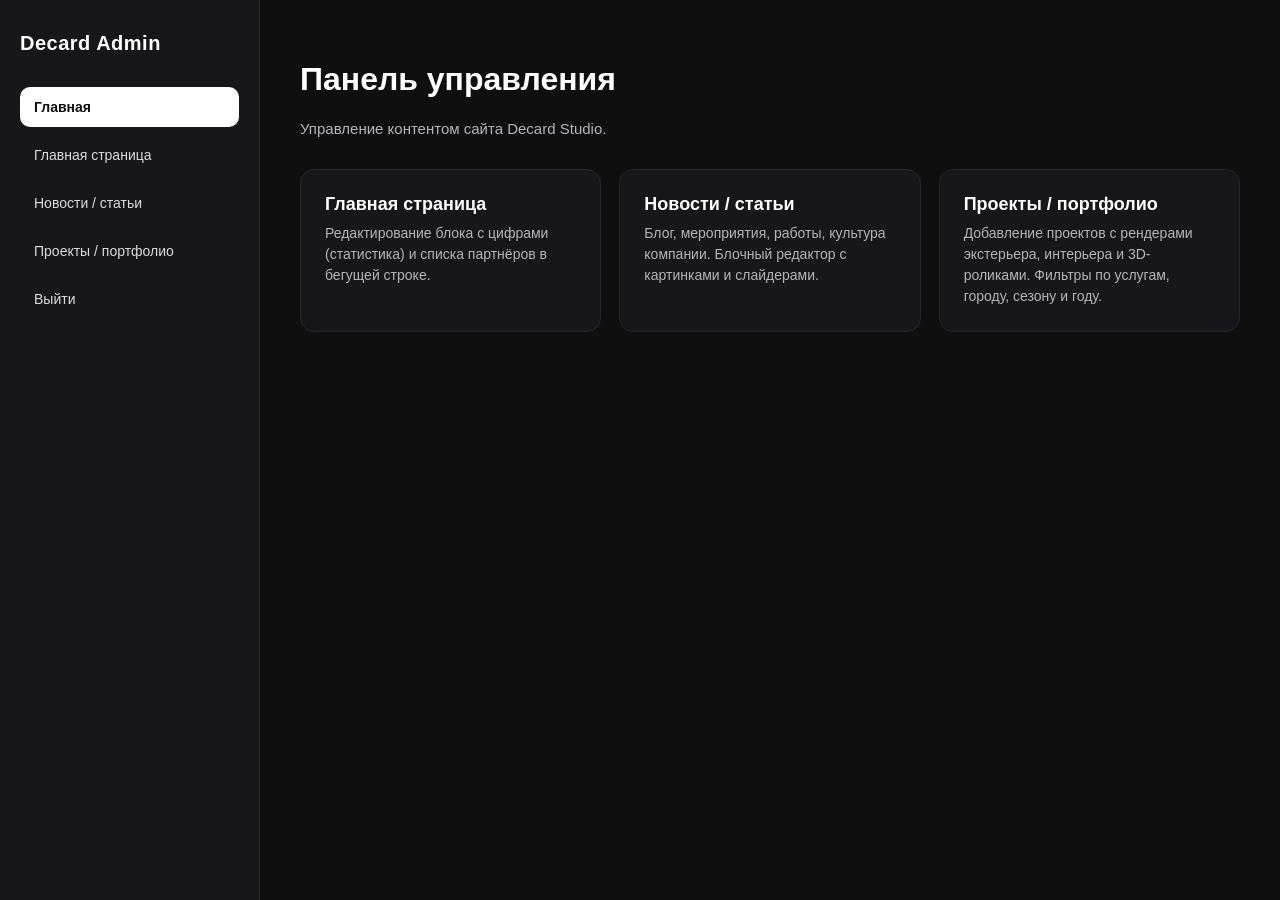
<file: admin/index.html>
<!DOCTYPE html>
<html lang="ru">
<head>
    <meta charset="UTF-8">
    <link rel="icon" type="image/svg+xml" href="/favicon.svg">
    <link rel="shortcut icon" href="/favicon.svg">
    <meta name="viewport" content="width=device-width, initial-scale=1.0">
    <title>Админка Decard</title>
    <link rel="stylesheet" href="/admin/admin.css">
</head>
<body class="admin-body">
<aside class="admin-sidebar">
    <h2>Decard Admin</h2>
    <nav>
        <a href="/admin/index.html" class="active">Главная</a>
        <a href="/admin/homepage.html">Главная страница</a>
        <a href="/admin/news.html">Новости / статьи</a>
        <a href="/admin/projects.html">Проекты / портфолио</a>
        <a href="/admin/logout">Выйти</a>
    </nav>
</aside>

<main class="admin-main">
    <h1>Панель управления</h1>
    <p class="admin-lead">Управление контентом сайта Decard Studio.</p>

    <div class="admin-cards-grid">
        <a class="admin-tile" href="/admin/homepage.html">
            <h3>Главная страница</h3>
            <p>Редактирование блока с цифрами (статистика) и списка партнёров в бегущей строке.</p>
        </a>
        <a class="admin-tile" href="/admin/news.html">
            <h3>Новости / статьи</h3>
            <p>Блог, мероприятия, работы, культура компании. Блочный редактор с картинками и слайдерами.</p>
        </a>
        <a class="admin-tile" href="/admin/projects.html">
            <h3>Проекты / портфолио</h3>
            <p>Добавление проектов с рендерами экстерьера, интерьера и 3D-роликами. Фильтры по услугам, городу, сезону и году.</p>
        </a>
    </div>
</main>
</body>
</html>
</file>
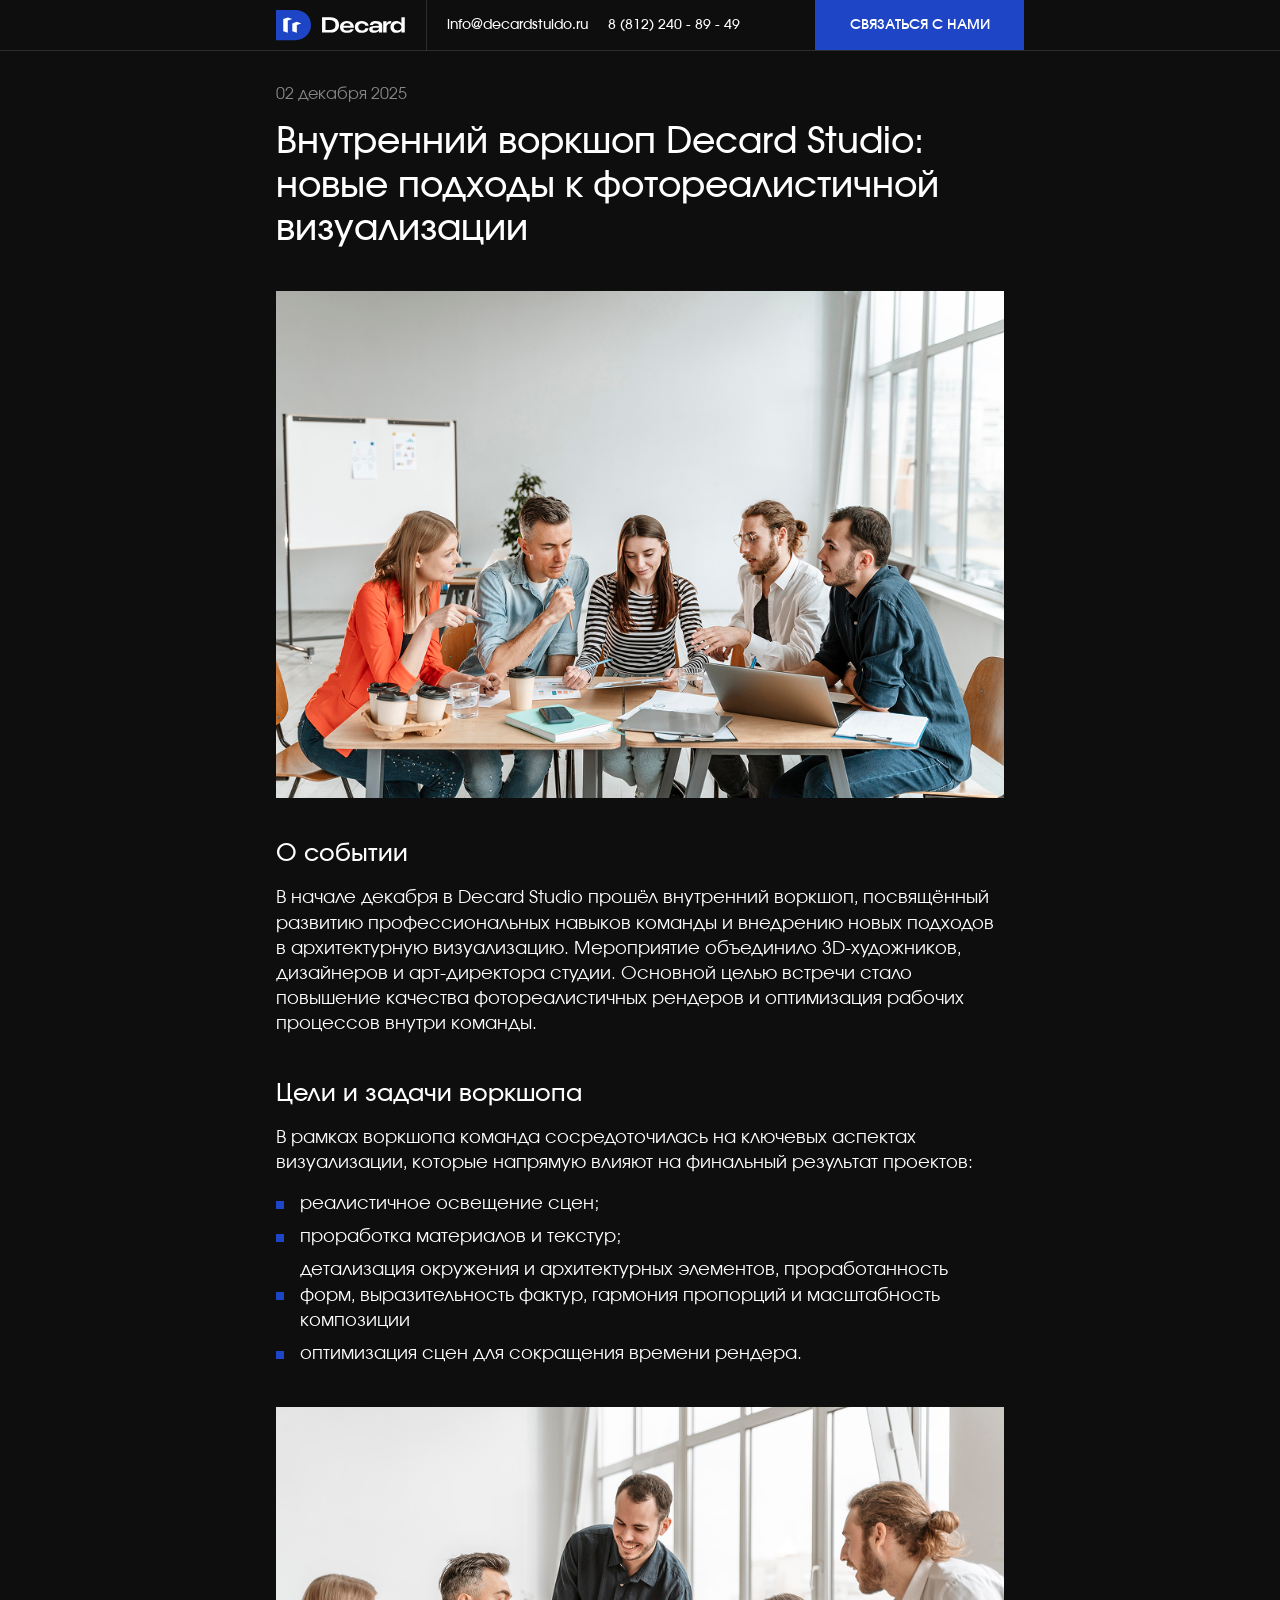
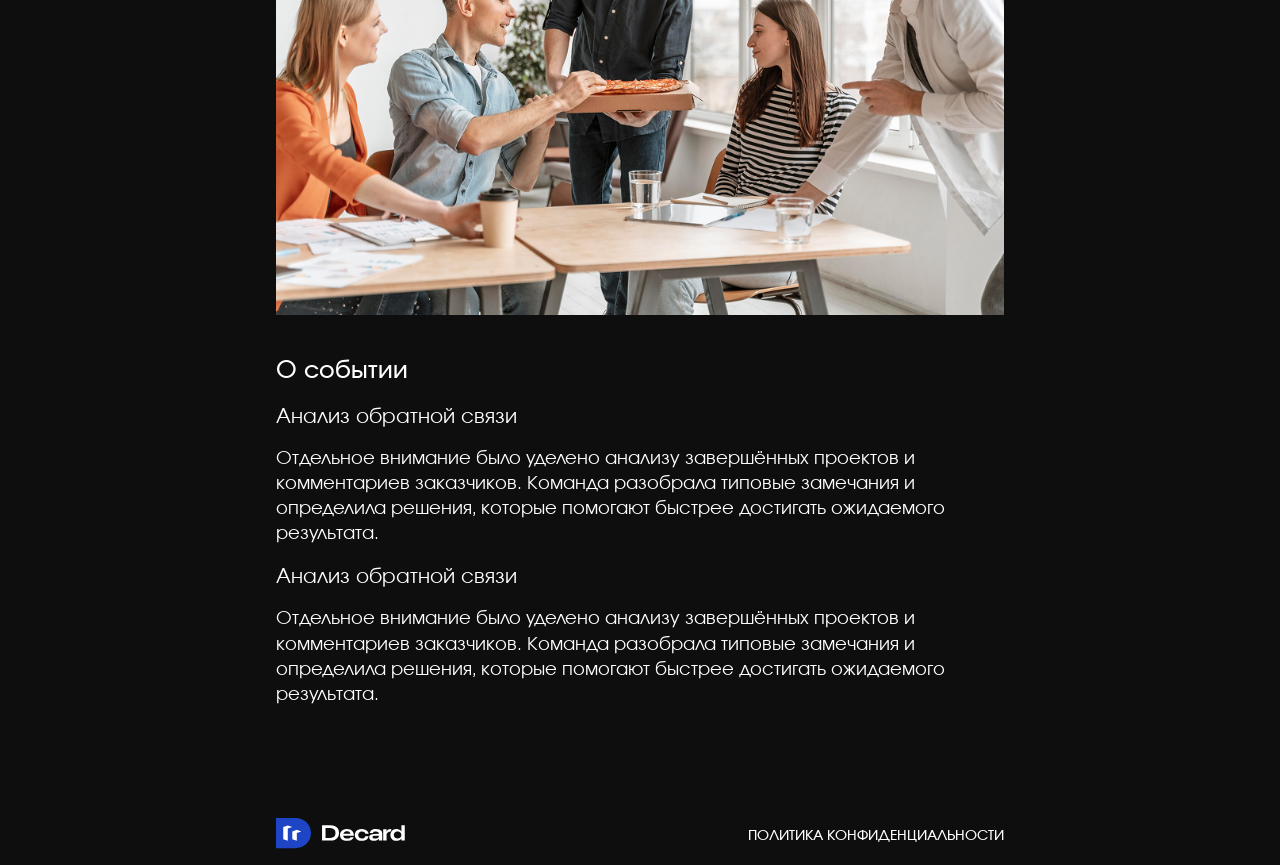
<file: article.html>
<!DOCTYPE html>
<html lang="en">
<head>
    <meta charset="UTF-8">
    <meta name="viewport" content="width=device-width, initial-scale=1.0">
    <link rel="stylesheet" href="global.css">
    <link rel="stylesheet" href="article.css">
    <link rel="stylesheet" href="header.css">
    <link rel="stylesheet" href="footer.css">
    <title>Decard</title>
</head>
<body>
<header class="header">
    <div class="container">
        <div class="header-wrapper">
            <img src="assets/images/header-logo.svg" alt="">
            <div class="header-separator"></div>
            <a href="mailto:info@decardstuido.ru">info@decardstuido.ru</a>
            <a href="tel:8(812)240-89-49">8 (812) 240 - 89 - 49</a></div>
        <nav>
            <ul class="header-list">
                <li><a href="portfolio.html">ПОРТФОЛИО</a></li>
                <li><a href="contacts.html">КОНТАКТЫ</a></li>
                <li><a href="blog.html">БЛОГ</a></li>
            </ul>
        </nav>
        <button class="header-btn" type="button" data-modal-open="contact">связаться с нами</button>

        <div class="modal" id="contact-modal" aria-hidden="true">
            <div class="modal__overlay" data-modal-close tabindex="-1"></div>

            <div class="modal__dialog" role="dialog" aria-modal="true" aria-labelledby="contact-modal-title">
                <button class="modal__close" type="button" aria-label="Закрыть" data-modal-close>
                    <svg width="35" height="35" viewBox="0 0 35 35" fill="none" xmlns="http://www.w3.org/2000/svg">
                        <path d="M33.7492 0.750013L0.75084 33.7483M0.750841 0.750012L33.7492 33.7483" stroke="white"
                              stroke-width="1.5" stroke-linecap="round" stroke-linejoin="round"/>
                    </svg>
                </button>

                <div class="modal__content">
                    <div class="modal__kicker">готовы обсудить задачу?</div>
                    <h2 class="modal__title" id="contact-modal-title">
                        Оставьте заявку —<br/>
                        мы подберём решение<br/>
                        и предложим оптимальную стоимость.
                    </h2>

                    <form class="modal__form">
                        <label class="modal__field">
                            <input type="text" name="name" placeholder="Ваше имя" autocomplete="name"/>
                        </label>

                        <label class="modal__field">
                            <input type="tel" name="phone" placeholder="Ваш телефон" autocomplete="tel"/>
                        </label>

                        <label class="modal__agree">
                            <input type="checkbox"/>
                            <span>
            Я даю согласие на обработку персональных данных, файлов cookie, принимаю условия Соглашения об обработке персональных данных пользователей и разрешаю передачу данных сервису «Яндекс.Метрика».
          </span>
                        </label>

                        <button class="modal__submit" type="submit">отправить</button>
                    </form>
                </div>
            </div>
        </div>
    </div>
</header>
<main>
    <div class="container">
        <div class="links-wrapper article-links">
            <a href="index.html">Главная</a>
            <span>/</span>
            <a href="blog.html">Блог</a>
            <span class="last">/</span>
            <a href="blog.html">Внутренний воркшоп Decard Studio: новые подходы к фотореалистичной визуализации</a>
        </div>
    </div>
    <section class="article">
        <div class="container">
            <div class="article-wrapper">
                <div>
                    <span class="article-data">02 декабря 2025</span>
                    <h2 class="article-title">Внутренний воркшоп Decard Studio: новые подходы к фотореалистичной
                        визуализации</h2>
                </div>
                <img src="assets/images/article-1.png" alt="">
                <div><h3 class="article-subtitle">О событии</h3>
                    <p class="article-desc">В начале декабря в Decard Studio прошёл внутренний воркшоп, посвящённый
                        развитию
                        профессиональных навыков команды и внедрению новых подходов в архитектурную визуализацию.
                        Мероприятие объединило 3D-художников, дизайнеров и арт-директора студии.
                        Основной целью встречи стало повышение качества фотореалистичных рендеров и оптимизация рабочих
                        процессов внутри команды.</p></div>
                <div><h3 class="article-subtitle">Цели и задачи воркшопа</h3>
                    <p class="article-desc">В рамках воркшопа команда сосредоточилась на ключевых аспектах визуализации,
                        которые напрямую влияют на финальный результат проектов:</p>
                    <ul class="article-list">
                        <li>реалистичное освещение сцен;</li>
                        <li>проработка материалов и текстур;</li>
                        <li>детализация окружения и архитектурных элементов, проработанность форм, выразительность
                            фактур,
                            гармония пропорций и масштабность композиции
                        </li>
                        <li>оптимизация сцен для сокращения времени рендера.</li>
                    </ul>
                </div>
                <img src="assets/images/article-2.png" alt="">
                <div>
                    <h3 class="article-subtitle">О событии</h3>
                    <h4 class="article-text">Анализ обратной связи</h4>
                    <p class="article-desc">Отдельное внимание было уделено анализу завершённых проектов и комментариев
                        заказчиков. Команда разобрала типовые замечания и определила решения, которые помогают быстрее
                        достигать ожидаемого результата.</p>
                    <h4 class="article-text">Анализ обратной связи</h4>
                    <p class="article-desc">Отдельное внимание было уделено анализу завершённых проектов и комментариев
                        заказчиков. Команда разобрала типовые замечания и определила решения, которые помогают быстрее
                        достигать ожидаемого результата.</p></div>
            </div>
        </div>
    </section>
</main>
<footer class="footer">
    <div class="container">
        <picture>
            <source media="(max-width:727px)" srcset="assets/images/header-logoMob.svg">
            <img src="assets/images/header-logo.svg" alt="">
        </picture>
        <div class="footer-wrapper">
            <ul class="footer-list">
                <li><a href="https://rutube.ru/channel/27016904/">RUTUBE</a></li>
                <li><a href="https://www.behance.net/decardstudio">BEHANCE</a></li>
                <li><a href="https://www.youtube.com/channel/UC_WUnhmQpvnXn4dGqW0dFTA">YOUTUBE</a></li>
            </ul>
            <a class="footer-politics" href="">Политика конфиденциальности</a></div>
    </div>
</footer>

<script src="modal.js"></script>
</body>
</html>
</file>
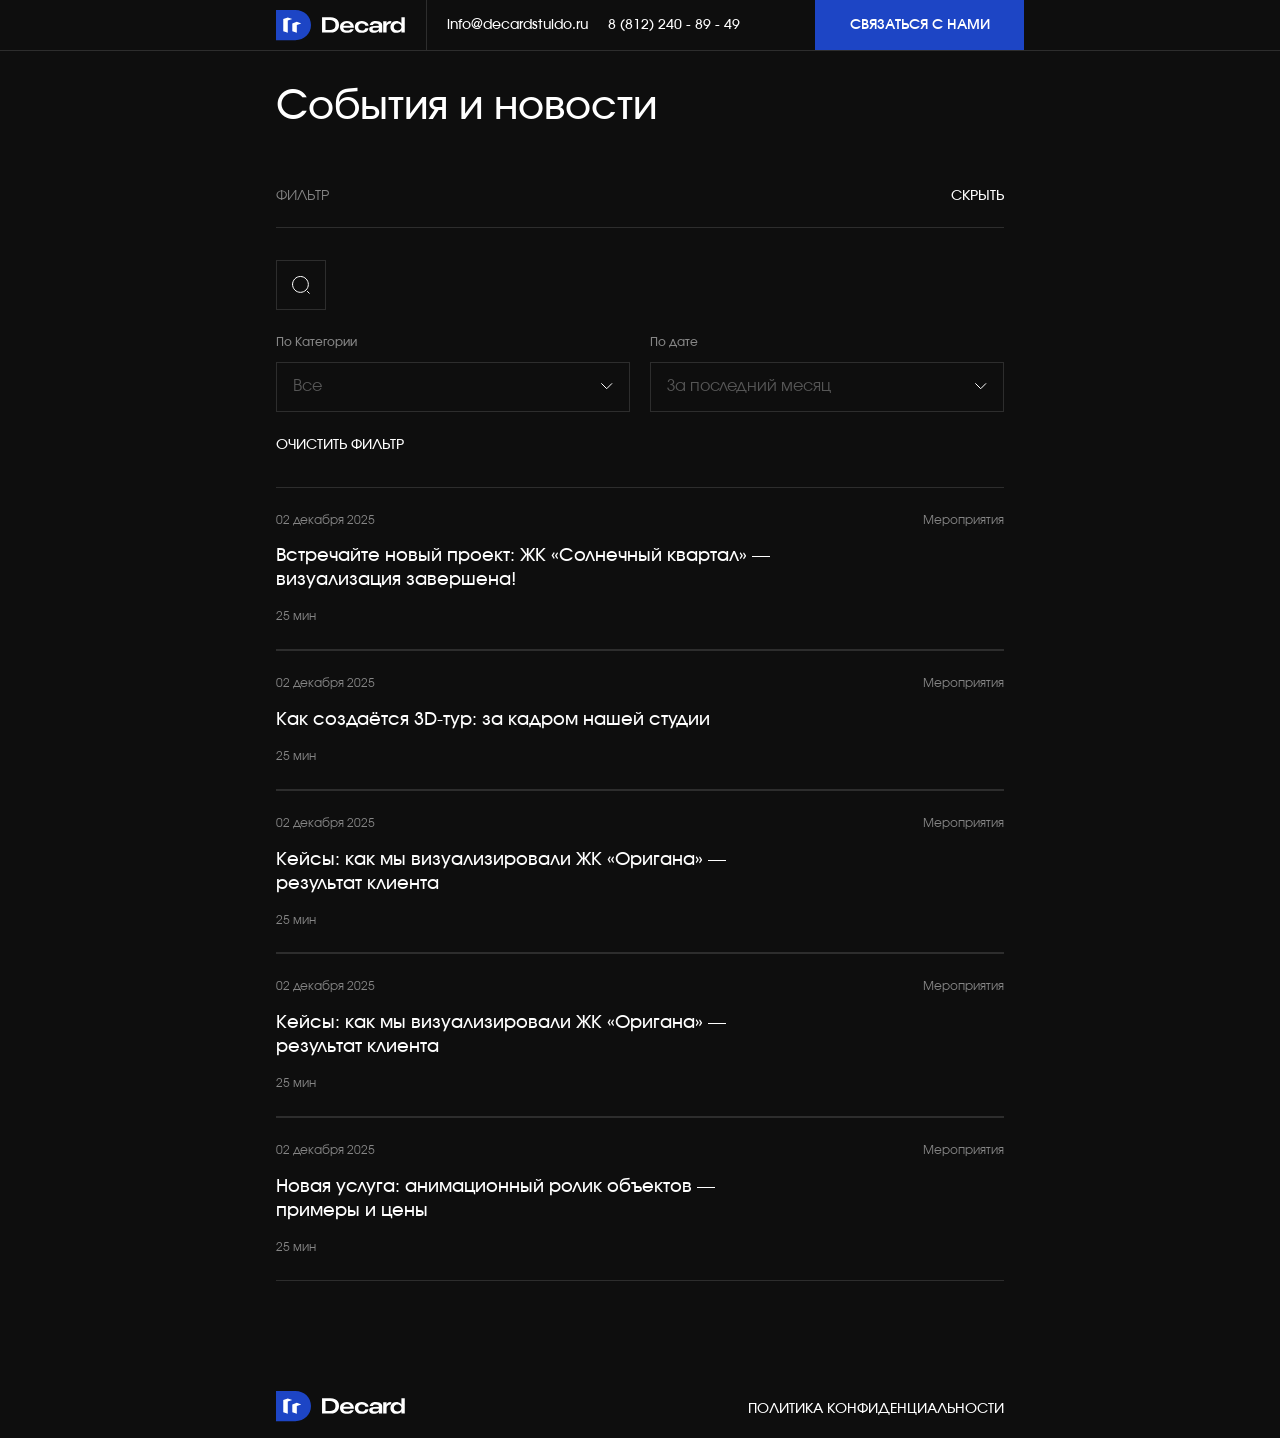
<file: blog.html>
<!DOCTYPE html>
<html lang="en">
<head>
    <meta charset="UTF-8">
    <meta name="viewport" content="width=device-width, initial-scale=1.0">
    <link rel="stylesheet" href="global.css">
    <link rel="stylesheet" href="blog.css">
    <link rel="stylesheet" href="header.css">
    <link rel="stylesheet" href="footer.css">
    <title>Decard</title>
</head>
<body>
<header class="header">
    <div class="container">
        <div class="header-wrapper">
            <img src="assets/images/header-logo.svg" alt="">
            <div class="header-separator"></div>
            <a href="mailto:info@decardstuido.ru">info@decardstuido.ru</a>
            <a href="tel:8(812)240-89-49">8 (812) 240 - 89 - 49</a></div>
        <nav>
            <ul class="header-list">
                <li><a href="portfolio.html">ПОРТФОЛИО</a></li>
                <li><a href="contacts.html">КОНТАКТЫ</a></li>
                <li><a href="blog.html">БЛОГ</a></li>
            </ul>
        </nav>
        <button class="header-btn" type="button" data-modal-open="contact">связаться с нами</button>

        <div class="modal" id="contact-modal" aria-hidden="true">
            <div class="modal__overlay" data-modal-close tabindex="-1"></div>

            <div class="modal__dialog" role="dialog" aria-modal="true" aria-labelledby="contact-modal-title">
                <button class="modal__close" type="button" aria-label="Закрыть" data-modal-close>
                    <svg width="35" height="35" viewBox="0 0 35 35" fill="none" xmlns="http://www.w3.org/2000/svg">
                        <path d="M33.7492 0.750013L0.75084 33.7483M0.750841 0.750012L33.7492 33.7483" stroke="white" stroke-width="1.5" stroke-linecap="round" stroke-linejoin="round" />
                    </svg>
                </button>

                <div class="modal__content">
                    <div class="modal__kicker">готовы обсудить задачу?</div>
                    <h2 class="modal__title" id="contact-modal-title">
                        Оставьте заявку —<br />
                        мы подберём решение<br />
                        и предложим оптимальную стоимость.
                    </h2>

                    <form class="modal__form">
                        <label class="modal__field">
                            <input type="text" name="name" placeholder="Ваше имя" autocomplete="name" />
                        </label>

                        <label class="modal__field">
                            <input type="tel" name="phone" placeholder="Ваш телефон" autocomplete="tel" />
                        </label>

                        <label class="modal__agree">
                            <input type="checkbox" />
                            <span>
            Я даю согласие на обработку персональных данных, файлов cookie, принимаю условия Соглашения об обработке персональных данных пользователей и разрешаю передачу данных сервису «Яндекс.Метрика».
          </span>
                        </label>

                        <button class="modal__submit" type="submit">отправить</button>
                    </form>
                </div>
            </div>
        </div>
    </div>
</header>
<main>
    <div class="container">
        <div class="links-wrapper">
            <a href="index.html">Главная</a>
            <span class="last">/</span>
            <a href="blog.html">Блог</a>
        </div>
        <h2 class="title">События и новости</h2>
    </div>
    <section class="blog">
        <div class="container">
            <div class="blog-filter__wrapper"><p class="blog-filter">ФИЛЬТР</p>
                <button>Скрыть</button>
            </div>
            <div class="blog-wrapper">
                <div class="blog-filters">
                    <div class="blog-search">
                        <svg width="18" height="18" viewBox="0 0 18 18" fill="none" xmlns="http://www.w3.org/2000/svg">
                            <path d="M17.1667 17.1666L15.5 15.5M0.5 8.41667C0.5 4.04441 4.04441 0.5 8.41667 0.5C12.7889 0.5 16.3333 4.04441 16.3333 8.41667C16.3333 12.7889 12.7889 16.3333 8.41667 16.3333C4.04441 16.3333 0.5 12.7889 0.5 8.41667Z" stroke="white" stroke-linecap="square" stroke-linejoin="round" />
                        </svg>
                    </div>
                    <div class="filter-block__wrapper">
                        <div class="filter-block">
                            <span>По Категории</span>
                            <p>Все
                                <svg width="12" height="7" viewBox="0 0 12 7" fill="none"
                                     xmlns="http://www.w3.org/2000/svg">
                                    <path d="M0.707031 0.707092L5.70703 5.70709L10.707 0.707092" stroke="white"
                                          stroke-linecap="square"/>
                                </svg>
                            </p>
                        </div>
                        <div class="filter-block">
                            <span>По дате</span>
                            <p>За последний месяц
                                <svg width="12" height="7" viewBox="0 0 12 7" fill="none"
                                     xmlns="http://www.w3.org/2000/svg">
                                    <path d="M0.707031 0.707092L5.70703 5.70709L10.707 0.707092" stroke="white"
                                          stroke-linecap="square"/>
                                </svg>
                            </p>
                        </div>
                    </div>
                    <button class="filter-clear" type="button">Очистить фильтр</button>
                </div>
                <div class="blog-list">
                    <div class="blog-block">
                        <div class="blog-tags">
                            <span>02 декабря 2025</span>
                            <span>Мероприятия</span>
                        </div>
                        <h3 class="blog-title">Встречайте новый проект: ЖК «Солнечный квартал» — визуализация завершена!</h3>
                        <div class="blog-info">
                            <span>25 мин</span>
                            <a href="article.html">Узнать подробнее</a>
                        </div>
                    </div>
                    <div class="blog-block">
                        <div class="blog-tags">
                            <span>02 декабря 2025</span>
                            <span>Мероприятия</span>
                        </div>
                        <h3 class="blog-title">Как создаётся 3D-тур: за кадром нашей студии
                        </h3>
                        <div class="blog-info">
                            <span>25 мин</span>
                            <a href="article.html">Узнать подробнее</a>
                        </div>
                    </div>
                    <div class="blog-block">
                        <div class="blog-tags">
                            <span>02 декабря 2025</span>
                            <span>Мероприятия</span>
                        </div>
                        <h3 class="blog-title">Кейсы: как мы визуализировали ЖК «Оригана» — результат клиента
                        </h3>
                        <div class="blog-info">
                            <span>25 мин</span>
                            <a href="article.html">Узнать подробнее</a>
                        </div>
                    </div>
                    <div class="blog-block">
                        <div class="blog-tags">
                            <span>02 декабря 2025</span>
                            <span>Мероприятия</span>
                        </div>
                        <h3 class="blog-title">Кейсы: как мы визуализировали ЖК «Оригана» — результат клиента
                        </h3>
                        <div class="blog-info">
                            <span>25 мин</span>
                            <a href="article.html">Узнать подробнее</a>
                        </div>
                    </div>
                    <div class="blog-block">
                        <div class="blog-tags">
                            <span>02 декабря 2025</span>
                            <span>Мероприятия</span>
                        </div>
                        <h3 class="blog-title">Новая услуга: анимационный ролик объектов — примеры и цены
                        </h3>
                        <div class="blog-info">
                            <span>25 мин</span>
                            <a href="article.html">Узнать подробнее</a>
                        </div>
                    </div>
                </div>
            </div>
        </div>
    </section>
</main>
<footer class="footer">
    <div class="container">
        <picture>
            <source media="(max-width:727px)" srcset="assets/images/header-logoMob.svg">
            <img src="assets/images/header-logo.svg" alt="">
        </picture>
        <div class="footer-wrapper">
            <ul class="footer-list">
                <li><a href="https://rutube.ru/channel/27016904/">RUTUBE</a></li>
                <li><a href="https://www.behance.net/decardstudio">BEHANCE</a></li>
                <li><a href="https://www.youtube.com/channel/UC_WUnhmQpvnXn4dGqW0dFTA">YOUTUBE</a></li>
            </ul>
            <a class="footer-politics" href="">Политика конфиденциальности</a></div>
    </div>
</footer>

<script src="modal.js"></script>
</body>
</html>
</file>
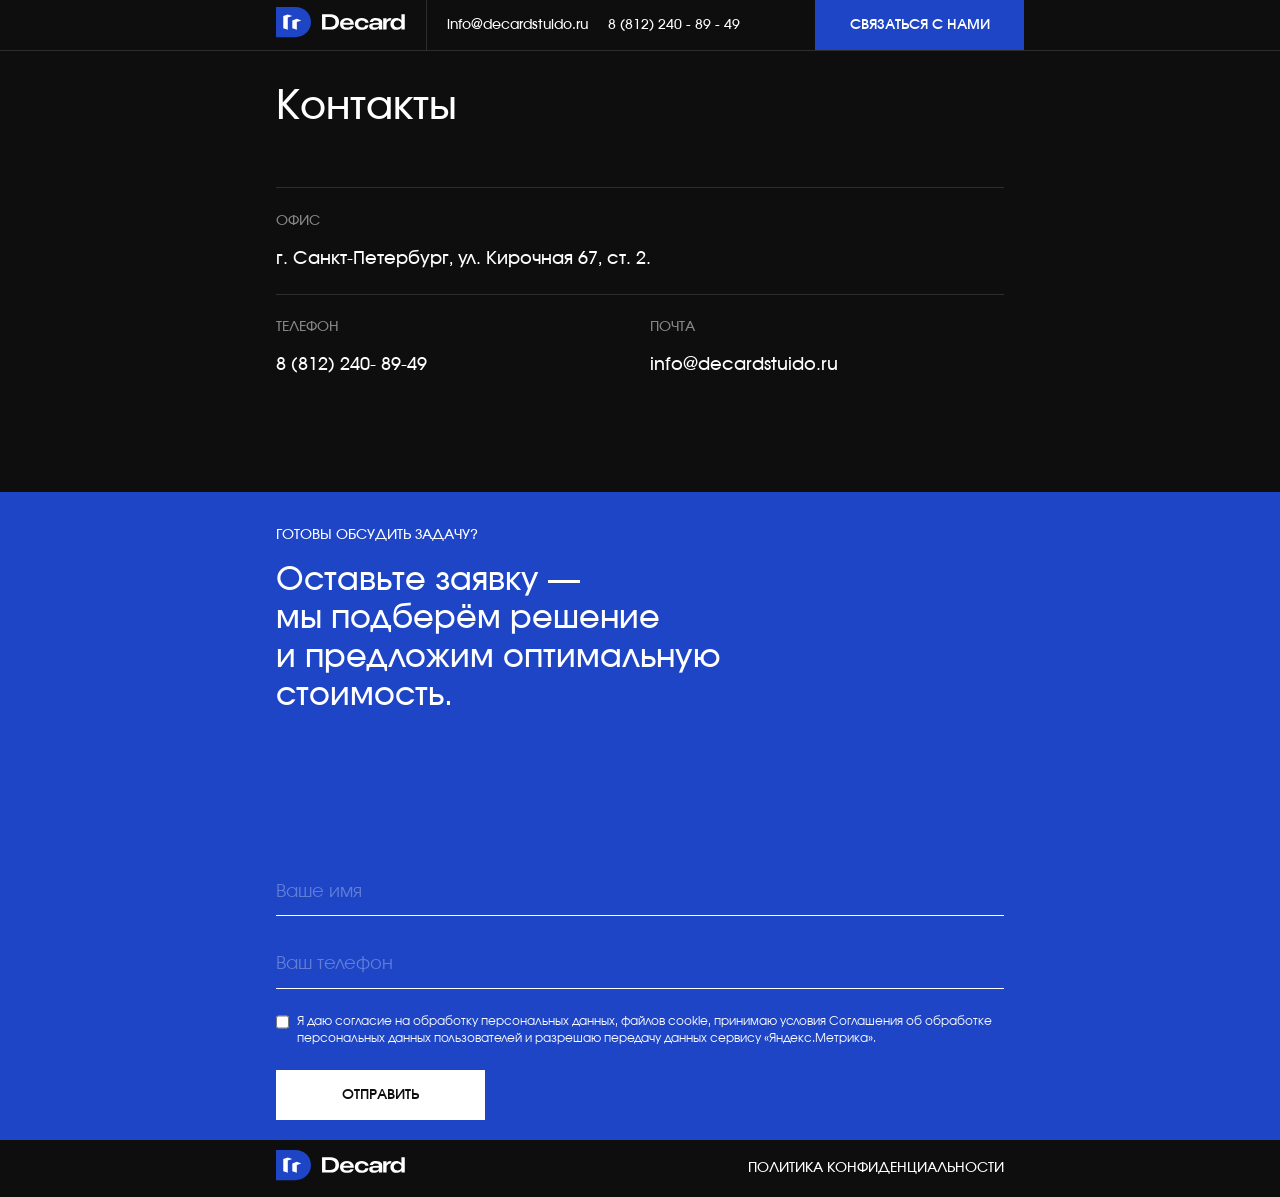
<file: contacts.html>
<!DOCTYPE html>
<html lang="en">
<head>
    <meta charset="UTF-8">
    <meta name="viewport" content="width=device-width, initial-scale=1.0">
    <link rel="stylesheet" href="global.css">
    <link rel="stylesheet" href="contacts.css">
    <link rel="stylesheet" href="header.css">
    <link rel="stylesheet" href="footer.css">
    <title>Decard</title>
</head>
<body>
<header class="header">
    <div class="container">
        <div class="header-wrapper">
            <picture>
                <source media="(max-width:727px)" srcset="assets/images/header-logoMob.svg">
                <img src="assets/images/header-logo.svg" alt="">
            </picture>
            <div class="header-separator"></div>
            <a href="mailto:info@decardstuido.ru">info@decardstuido.ru</a>
            <a href="tel:8(812)240-89-49">8 (812) 240 - 89 - 49</a></div>
        <nav>
            <ul class="header-list">
                <li><a href="portfolio.html">ПОРТФОЛИО</a></li>
                <li><a href="contacts.html">КОНТАКТЫ</a></li>
                <li><a href="blog.html">БЛОГ</a></li>
            </ul>
        </nav>
        <button class="header-btn" type="button" data-modal-open="contact">связаться с нами</button>

        <div class="modal" id="contact-modal" aria-hidden="true">
            <div class="modal__overlay" data-modal-close tabindex="-1"></div>

            <div class="modal__dialog" role="dialog" aria-modal="true" aria-labelledby="contact-modal-title">
                <button class="modal__close" type="button" aria-label="Закрыть" data-modal-close>
                    <svg width="35" height="35" viewBox="0 0 35 35" fill="none" xmlns="http://www.w3.org/2000/svg">
                        <path d="M33.7492 0.750013L0.75084 33.7483M0.750841 0.750012L33.7492 33.7483" stroke="white" stroke-width="1.5" stroke-linecap="round" stroke-linejoin="round" />
                    </svg>
                </button>

                <div class="modal__content">
                    <div class="modal__kicker">готовы обсудить задачу?</div>
                    <h2 class="modal__title" id="contact-modal-title">
                        Оставьте заявку —<br />
                        мы подберём решение<br />
                        и предложим оптимальную стоимость.
                    </h2>

                    <form class="modal__form">
                        <label class="modal__field">
                            <input type="text" name="name" placeholder="Ваше имя" autocomplete="name" />
                        </label>

                        <label class="modal__field">
                            <input type="tel" name="phone" placeholder="Ваш телефон" autocomplete="tel" />
                        </label>

                        <label class="modal__agree">
                            <input type="checkbox" />
                            <span>
            Я даю согласие на обработку персональных данных, файлов cookie, принимаю условия Соглашения об обработке персональных данных пользователей и разрешаю передачу данных сервису «Яндекс.Метрика».
          </span>
                        </label>

                        <button class="modal__submit" type="submit">отправить</button>
                    </form>
                </div>
            </div>
        </div>
    </div>
</header>
<main>
    <div class="container">
        <div class="links-wrapper">
            <a href="index.html">Главная</a>
            <span class="last">/</span>
            <a href="contacts.html">Контакты</a>
        </div>
        <h2 class="title">Контакты</h2>
    </div>
    <section class="contacts">
        <div class="container">
            <div class="contacts-wrapper">
                <div class="contacts-block">
                    <span>Офис</span>
                    <p>г. Санкт-Петербург, ул. Кирочная 67, ст. 2.</p>
                </div>
                <div class="contacts-separator"></div>
                <div class="contacts-block">
                    <div class="contacts-block__tel">
                        <span>Телефон</span>
                        <a href="tel:8(812)240-89-49">8 (812) 240- 89-49</a>
                    </div>
                    <div class="contacts-block__mail">
                        <span>Почта</span>
                        <a href="mailto:info@decardstuido.ru">info@decardstuido.ru</a>
                    </div>
                </div>
            </div>
        </div>
    </section>
    <section class="request">
        <div class="container">
            <span>Готовы обсудить задачу?</span>
            <div class="form-wrapper">
                <p>Оставьте заявку —<br>
                мы подберём решение<br>
                и предложим оптимальную стоимость.</p>
<!--                <div class="request-links">-->
<!--                    <a href="mailto:info@decardstuido.ru">info@decardstuido.ru</a><a href="tel:8 (812) 240- 89-49">8 (812) 240- 89-49</a>-->
<!--                </div>-->
                <form class="request-form" action="">
                    <label><input type="text" placeholder="Ваше имя"></label>
                    <label><input type="tel" placeholder="Ваш телефон"></label>
                    <label class="request-checkbox">
                        <input type="checkbox">Я даю согласие на обработку персональных данных, файлов cookie, принимаю
                        условия Соглашения об обработке персональных данных пользователей и разрешаю передачу данных
                        сервису
                        «Яндекс.Метрика».
                    </label>
                    <button class="request-btn">Отправить</button>
                </form>
            </div>
        </div>
    </section>
</main>
<footer class="footer">
    <div class="container">
        <picture>
            <source media="(max-width:727px)" srcset="assets/images/header-logoMob.svg">
            <img src="assets/images/header-logo.svg" alt="">
        </picture>
        <div class="footer-wrapper">
            <ul class="footer-list">
                <li><a href="https://rutube.ru/channel/27016904/">RUTUBE</a></li>
                <li><a href="https://www.behance.net/decardstudio">BEHANCE</a></li>
                <li><a href="https://www.youtube.com/channel/UC_WUnhmQpvnXn4dGqW0dFTA">YOUTUBE</a></li>
            </ul>
            <a class="footer-politics" href="">Политика конфиденциальности</a></div>
    </div>
</footer>
<script src="modal.js"></script>
</body>
</html>
</file>
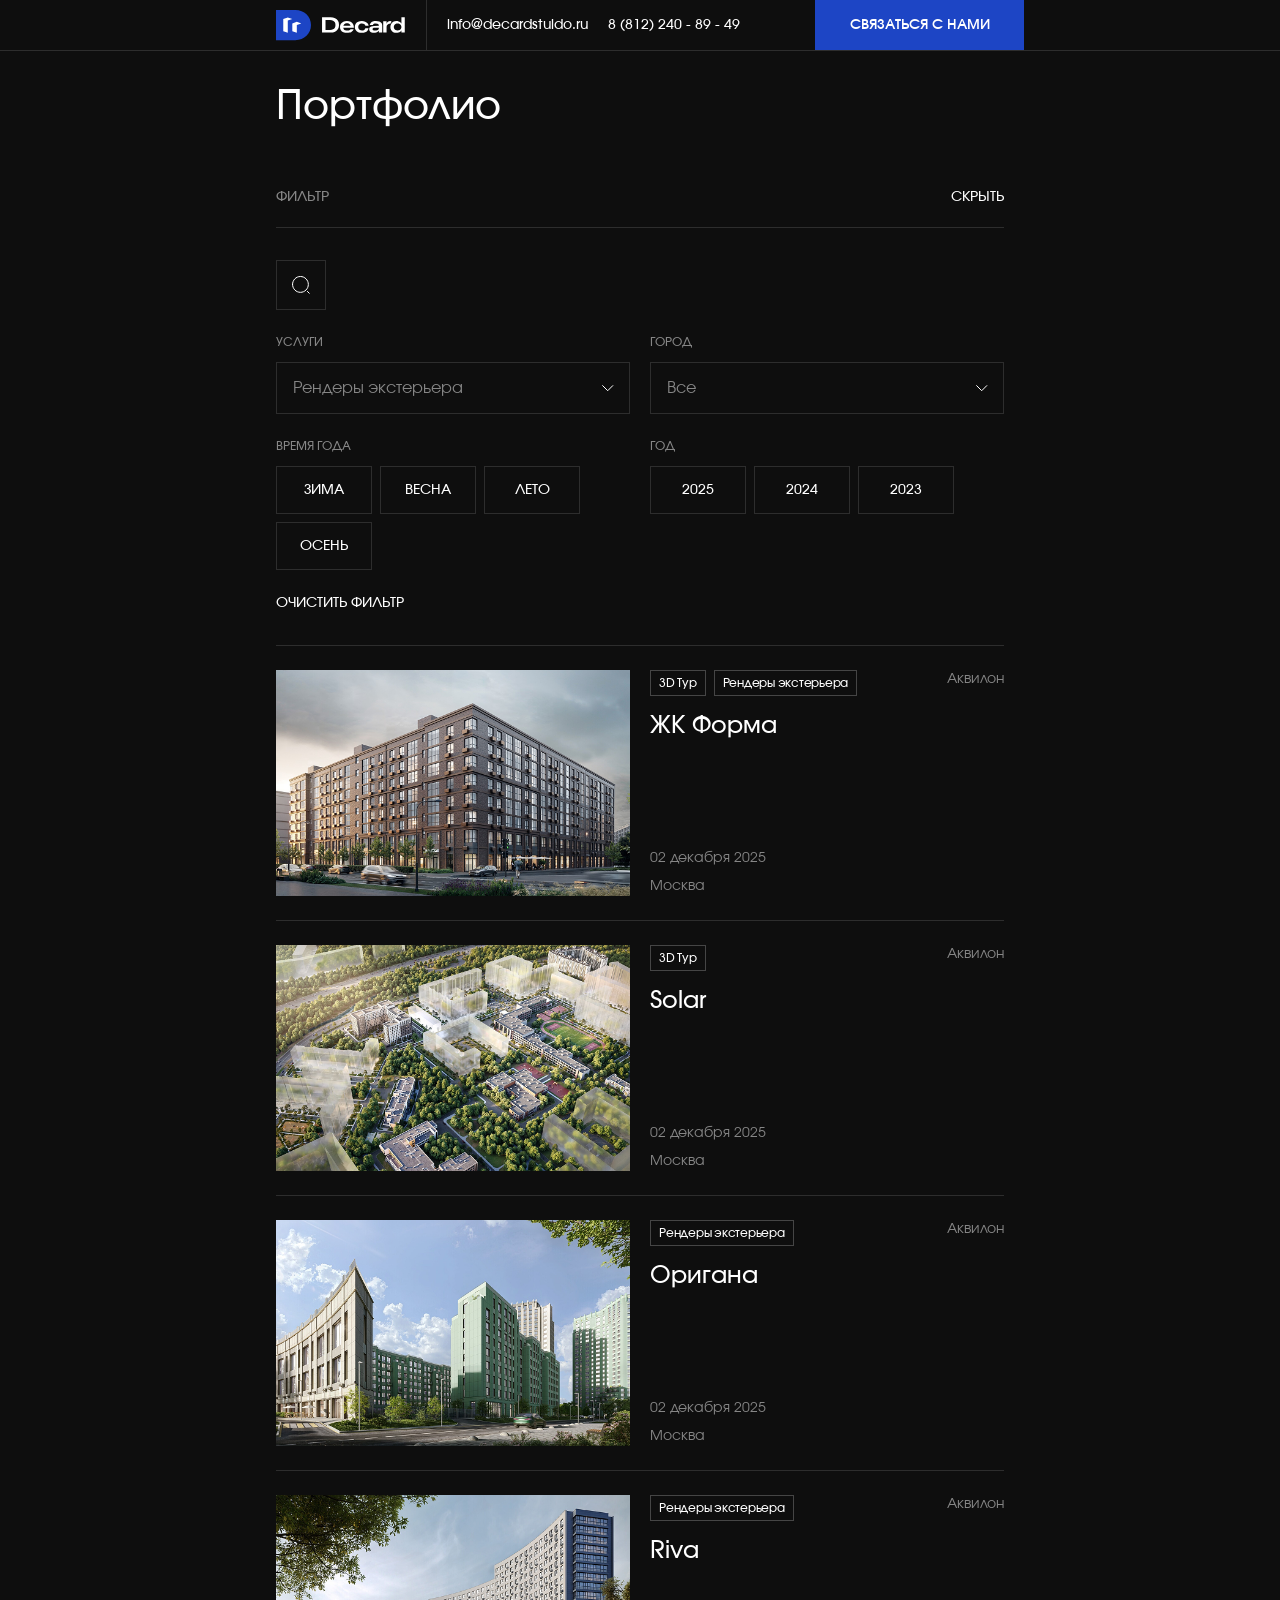
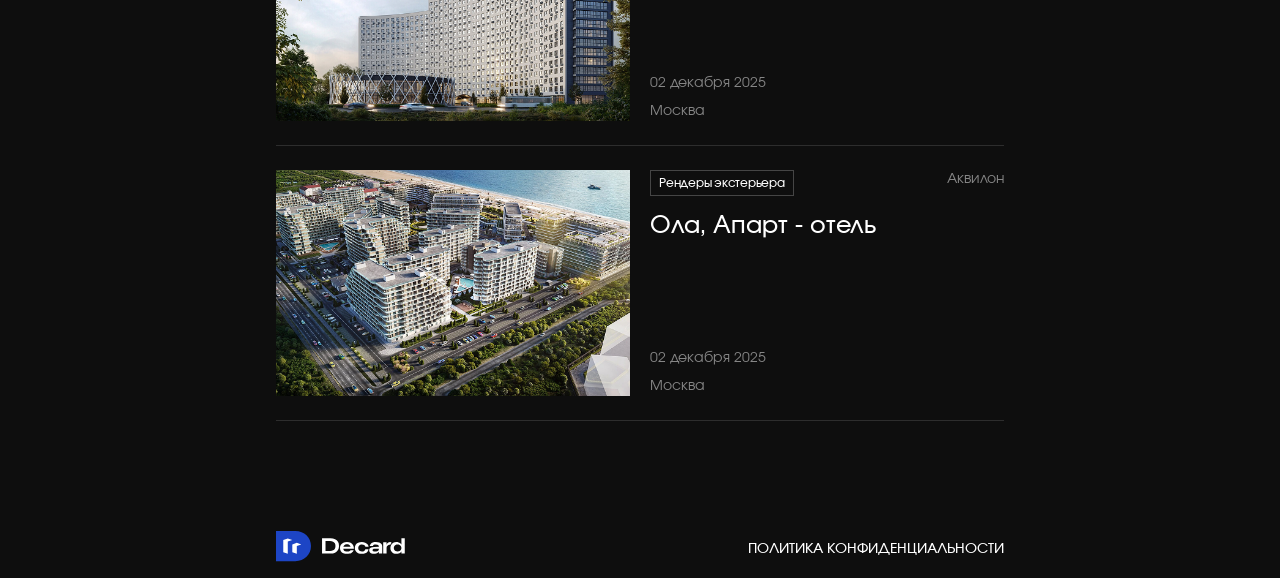
<file: portfolio.html>
<!DOCTYPE html>
<html lang="en">
<head>
    <meta charset="UTF-8">
    <meta name="viewport" content="width=device-width, initial-scale=1.0">
    <link rel="stylesheet" href="global.css">
    <link rel="stylesheet" href="portfolio.css">
    <link rel="stylesheet" href="header.css">
    <link rel="stylesheet" href="footer.css">
    <title>Decard</title>
</head>
<body>
<header class="header">
    <div class="container">
        <div class="header-wrapper">
            <img src="assets/images/header-logo.svg" alt="">
            <div class="header-separator"></div>
            <a href="mailto:info@decardstuido.ru">info@decardstuido.ru</a>
            <a href="tel:8(812)240-89-49">8 (812) 240 - 89 - 49</a></div>
        <nav>
            <ul class="header-list">
                <li><a href="portfolio.html">ПОРТФОЛИО</a></li>
                <li><a href="contacts.html">КОНТАКТЫ</a></li>
                <li><a href="blog.html">БЛОГ</a></li>
            </ul>
        </nav>
        <button class="header-btn" type="button" data-modal-open="contact">связаться с нами</button>

        <div class="modal" id="contact-modal" aria-hidden="true">
            <div class="modal__overlay" data-modal-close tabindex="-1"></div>

            <div class="modal__dialog" role="dialog" aria-modal="true" aria-labelledby="contact-modal-title">
                <button class="modal__close" type="button" aria-label="Закрыть" data-modal-close>
                    <svg width="35" height="35" viewBox="0 0 35 35" fill="none" xmlns="http://www.w3.org/2000/svg">
                        <path d="M33.7492 0.750013L0.75084 33.7483M0.750841 0.750012L33.7492 33.7483" stroke="white" stroke-width="1.5" stroke-linecap="round" stroke-linejoin="round" />
                    </svg>
                </button>

                <div class="modal__content">
                    <div class="modal__kicker">готовы обсудить задачу?</div>
                    <h2 class="modal__title" id="contact-modal-title">
                        Оставьте заявку —<br />
                        мы подберём решение<br />
                        и предложим оптимальную стоимость.
                    </h2>

                    <form class="modal__form">
                        <label class="modal__field">
                            <input type="text" name="name" placeholder="Ваше имя" autocomplete="name" />
                        </label>

                        <label class="modal__field">
                            <input type="tel" name="phone" placeholder="Ваш телефон" autocomplete="tel" />
                        </label>

                        <label class="modal__agree">
                            <input type="checkbox" />
                            <span>
            Я даю согласие на обработку персональных данных, файлов cookie, принимаю условия Соглашения об обработке персональных данных пользователей и разрешаю передачу данных сервису «Яндекс.Метрика».
          </span>
                        </label>

                        <button class="modal__submit" type="submit">отправить</button>
                    </form>
                </div>
            </div>
        </div>
    </div>
</header>
<main>
    <div class="container">
        <div class="links-wrapper">
            <a href="index.html">Главная</a>
            <span class="last">/</span>
            <a href="portfolio.html">Портфолио</a>
        </div>
        <h2 class="title">Портфолио</h2>
    </div>
    <section class="portfolio">
        <div class="container">
            <div class="portfolio-filter__wrapper"><p class="portfolio-filter">ФИЛЬТР</p>
                <button>Скрыть</button>
            </div>
            <div class="portfolio-wrapper">
                <div class="portfolio-filters">
                    <div class="portfolio-search">
                        <svg width="18" height="18" viewBox="0 0 18 18" fill="none" xmlns="http://www.w3.org/2000/svg">
                            <path d="M17.1667 17.1666L15.5 15.5M0.5 8.41667C0.5 4.04441 4.04441 0.5 8.41667 0.5C12.7889 0.5 16.3333 4.04441 16.3333 8.41667C16.3333 12.7889 12.7889 16.3333 8.41667 16.3333C4.04441 16.3333 0.5 12.7889 0.5 8.41667Z" stroke="white" stroke-linecap="square" stroke-linejoin="round" />
                        </svg>
                    </div>
                    <div class="filter-wrapper">
                        <div class="filter-block">
                            <span>Услуги</span>
                            <p>Рендеры экстерьера
                                <svg width="12" height="7" viewBox="0 0 12 7" fill="none"
                                     xmlns="http://www.w3.org/2000/svg">
                                    <path d="M0.707031 0.707092L5.70703 5.70709L10.707 0.707092" stroke="white"
                                          stroke-linecap="square"/>
                                </svg>
                            </p>
                        </div>
                        <div class="filter-block">
                            <span>Город</span>
                            <p>Все
                                <svg width="12" height="7" viewBox="0 0 12 7" fill="none"
                                     xmlns="http://www.w3.org/2000/svg">
                                    <path d="M0.707031 0.707092L5.70703 5.70709L10.707 0.707092" stroke="white"
                                          stroke-linecap="square"/>
                                </svg>
                            </p>
                        </div>
                        <div class="filter-block">
                            <span>Время года</span>
                            <div>
                                <span>Зима</span>
                                <span>Весна</span>
                                <span>Лето</span>
                                <span>Осень</span>
                            </div>
                        </div>
                        <div class="filter-block">
                            <span>Год</span>
                            <div>
                                <span>2025</span>
                                <span>2024</span>
                                <span>2023</span>
                            </div>
                        </div>
                    </div>
                    <button class="filter-clear" type="button">Очистить фильтр</button>
                </div>
                <div class="portfolio-list">
                    <div class="portfolio-block">
                        <img src="assets/images/portfolio-1.png" alt="">
                        <div class="portfolio-block__content">
                            <div class="portfolio-block__text">
                                <div class="portfolio-tags__wrapper">
                                    <div class="portfolio-tags">
                                        <span>3D Тур</span>
                                        <span>Рендеры экстерьера</span>
                                    </div>
                                    <span class="portfolio-place">Аквилон</span>
                                </div>
                                <h3 class="portfolio-block__title">ЖК Форма</h3>
                            </div>
                            <div class="portfolio-block__info">
                                <span>02 декабря 2025</span>
                                <span>Москва</span>
                            </div>
                        </div>
                    </div>
                    <div class="portfolio-block">
                        <img src="assets/images/portfolio-2.png" alt="">
                        <div class="portfolio-block__content">
                            <div class="portfolio-block__text">
                                <div class="portfolio-tags__wrapper">
                                    <div class="portfolio-tags">
                                        <span>3D Тур</span>
                                    </div>
                                    <span class="portfolio-place">Аквилон</span>
                                </div>
                                <h3 class="portfolio-block__title">Solar</h3>
                            </div>
                            <div class="portfolio-block__info">
                                <span>02 декабря 2025</span>
                                <span>Москва</span>
                            </div>
                        </div>
                    </div>
                    <div class="portfolio-block">
                        <img src="assets/images/portfolio-3.png" alt="">
                        <div class="portfolio-block__content">
                            <div class="portfolio-block__text">
                                <div class="portfolio-tags__wrapper">
                                    <div class="portfolio-tags">
                                        <span>Рендеры экстерьера</span>
                                    </div>
                                    <span class="portfolio-place">Аквилон</span>
                                </div>
                                <h3 class="portfolio-block__title">Оригана</h3>
                            </div>
                            <div class="portfolio-block__info">
                                <span>02 декабря 2025</span>
                                <span>Москва</span>
                            </div>
                        </div>
                    </div>
                    <div class="portfolio-block">
                        <img src="assets/images/portfolio-4.png" alt="">
                        <div class="portfolio-block__content">
                            <div class="portfolio-block__text">
                                <div class="portfolio-tags__wrapper">
                                    <div class="portfolio-tags">
                                        <span>Рендеры экстерьера</span>
                                    </div>
                                    <span class="portfolio-place">Аквилон</span>
                                </div>
                                <h3 class="portfolio-block__title">Riva</h3>
                            </div>
                            <div class="portfolio-block__info">
                                <span>02 декабря 2025</span>
                                <span>Москва</span>
                            </div>
                        </div>
                    </div>
                    <div class="portfolio-block">
                        <img src="assets/images/portfolio-5.png" alt="">
                        <div class="portfolio-block__content">
                            <div class="portfolio-block__text">
                                <div class="portfolio-tags__wrapper">
                                    <div class="portfolio-tags">
                                        <span>Рендеры экстерьера</span>
                                    </div>
                                    <span class="portfolio-place">Аквилон</span>
                                </div>
                                <h3 class="portfolio-block__title">Ола, Апарт - отель</h3>
                            </div>
                            <div class="portfolio-block__info">
                                <span>02 декабря 2025</span>
                                <span>Москва</span>
                            </div>
                        </div>
                    </div>

                </div>
            </div>
        </div>
    </section>
</main>
<footer class="footer">
    <div class="container">
        <picture>
            <source media="(max-width:727px)" srcset="assets/images/header-logoMob.svg">
            <img src="assets/images/header-logo.svg" alt="">
        </picture>
        <div class="footer-wrapper">
            <ul class="footer-list">
                <li><a href="https://rutube.ru/channel/27016904/">RUTUBE</a></li>
                <li><a href="https://www.behance.net/decardstudio">BEHANCE</a></li>
                <li><a href="https://www.youtube.com/channel/UC_WUnhmQpvnXn4dGqW0dFTA">YOUTUBE</a></li>
            </ul>
            <a class="footer-politics" href="">Политика конфиденциальности</a></div>
    </div>
</footer>
<script src="modal.js"></script>
</body>
</html>
</file>
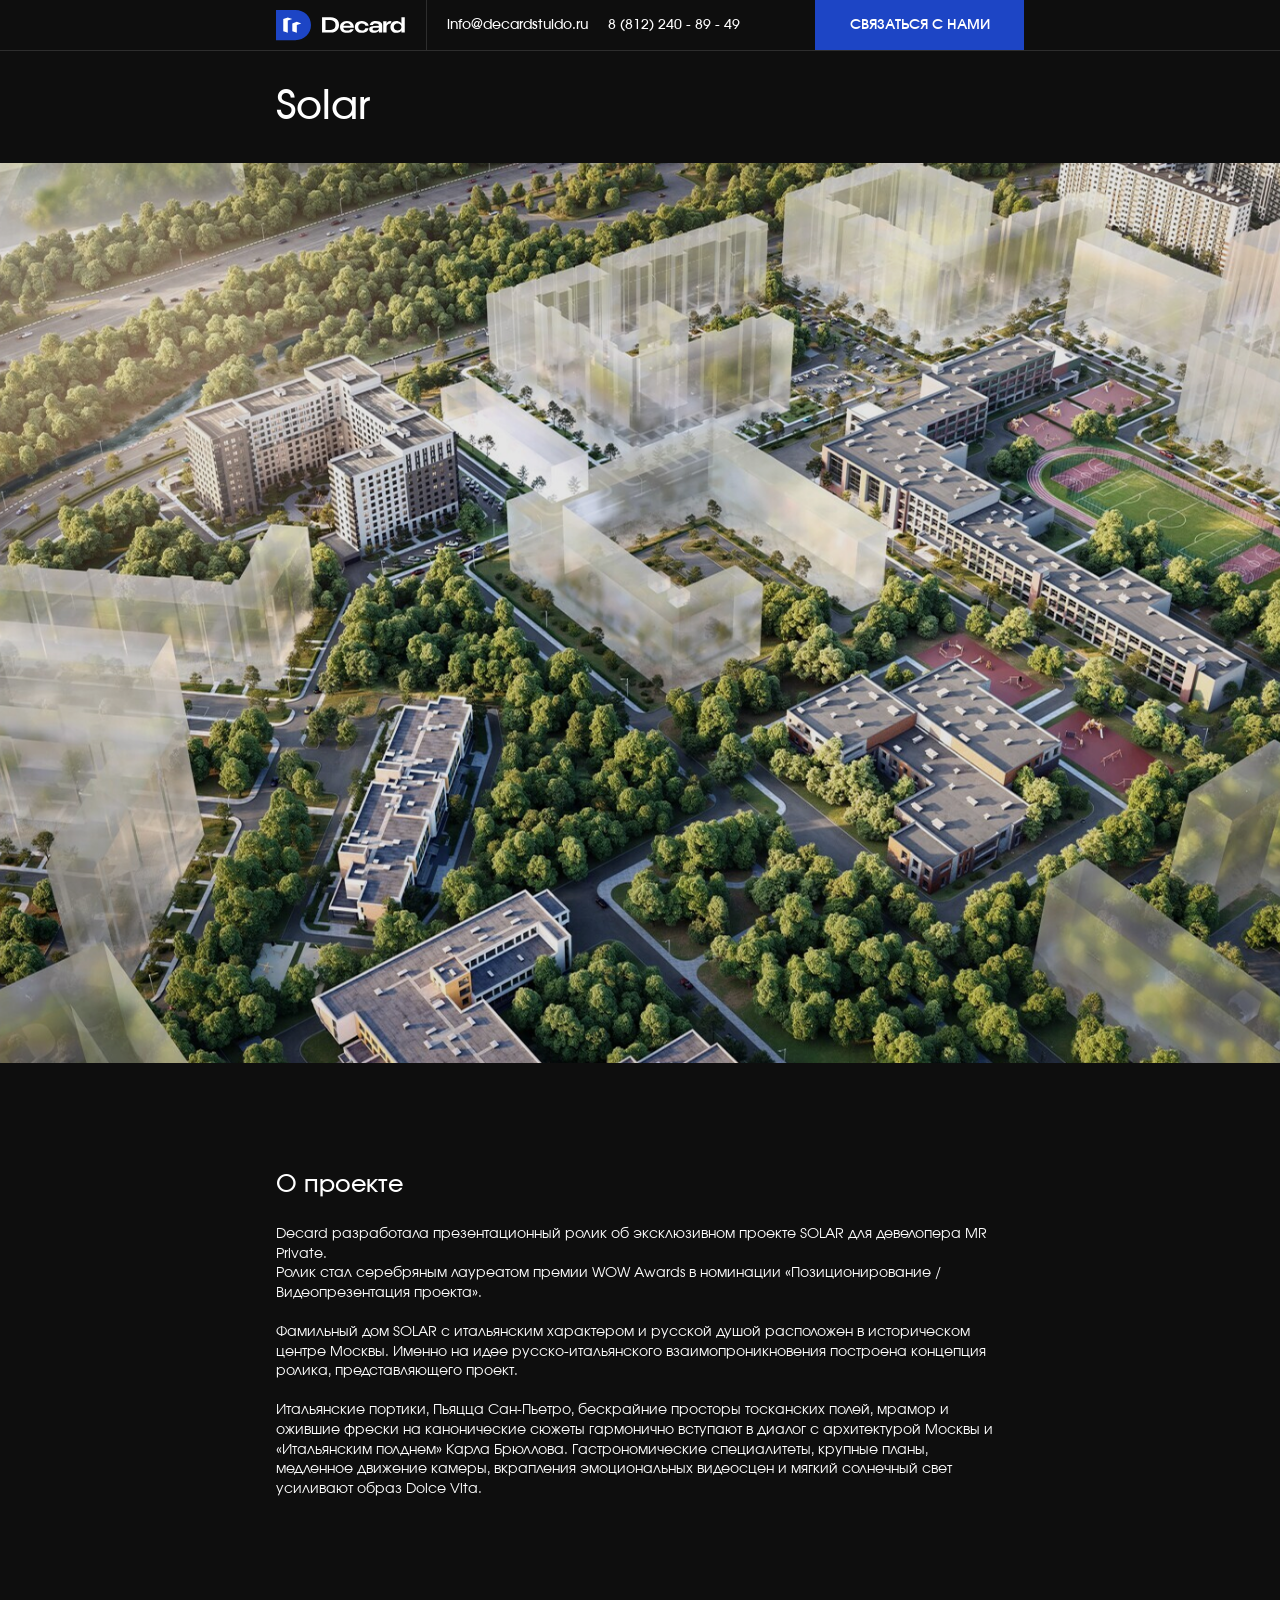
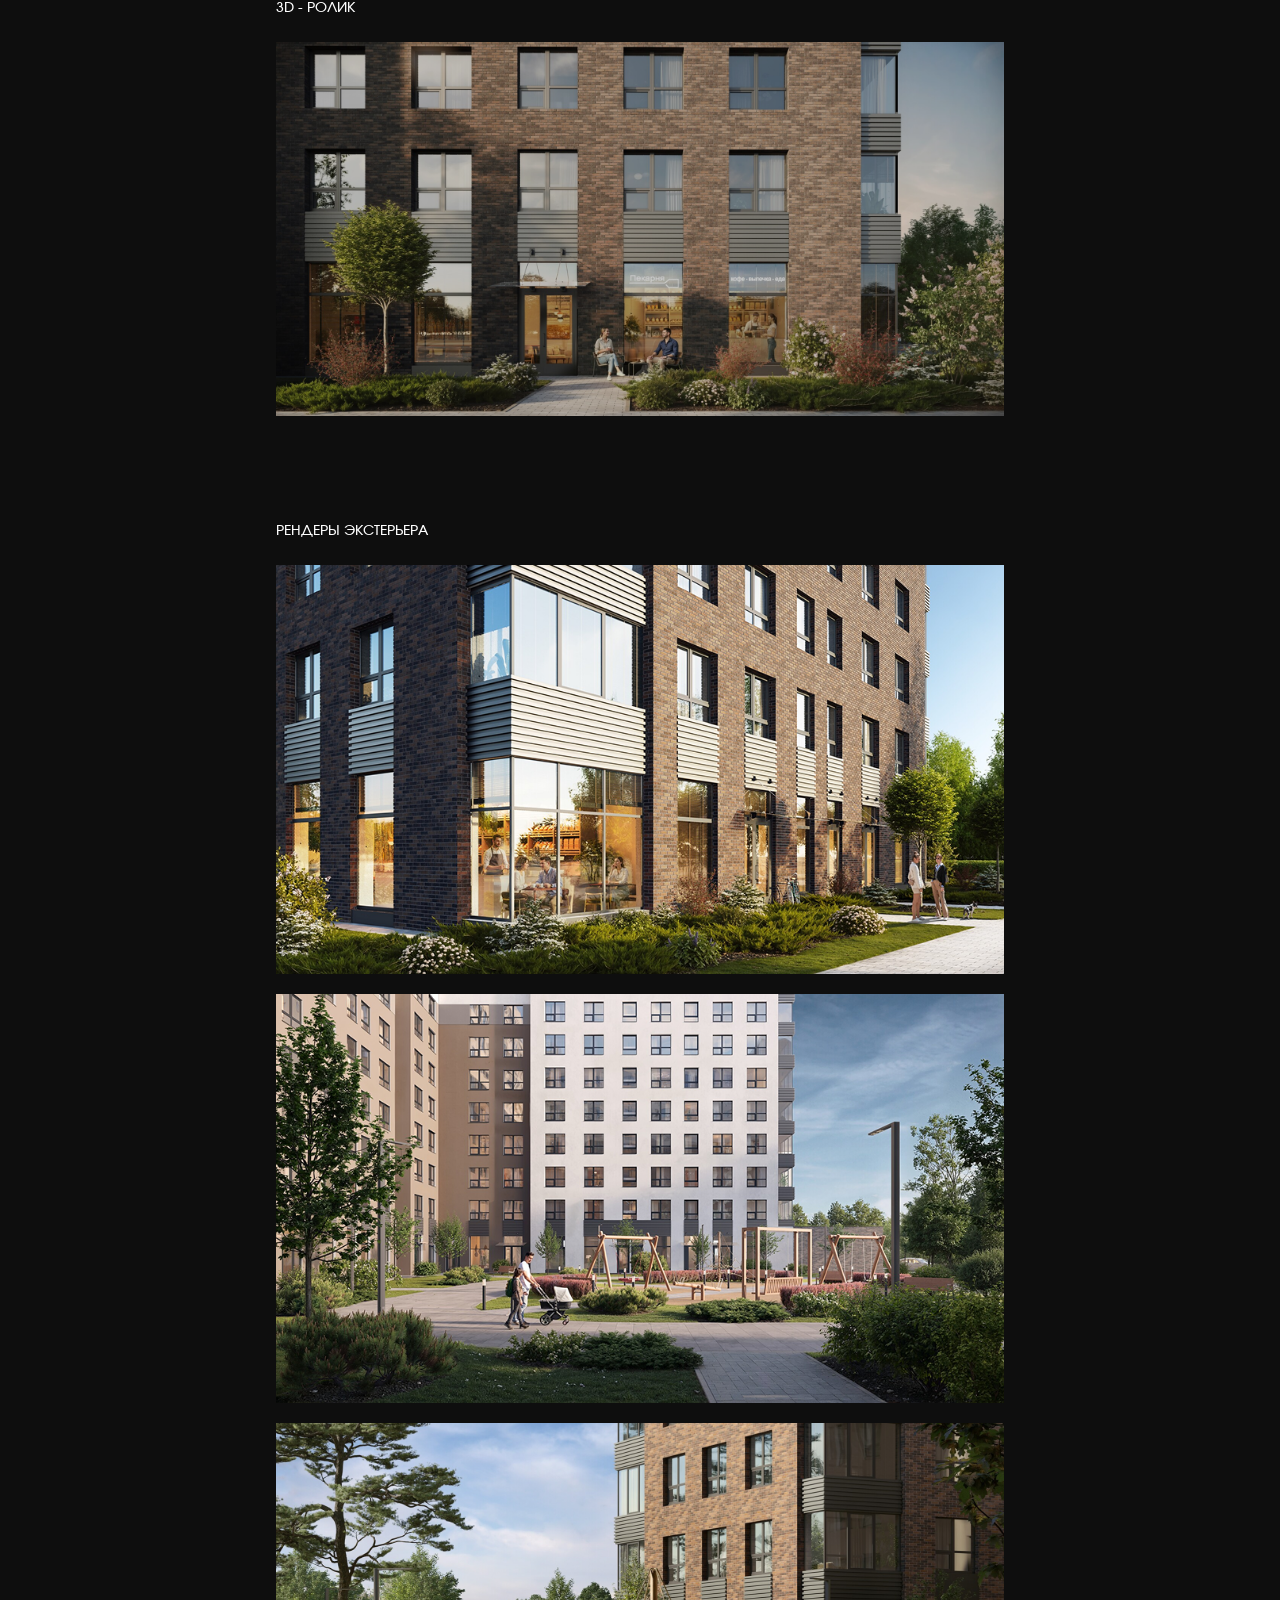
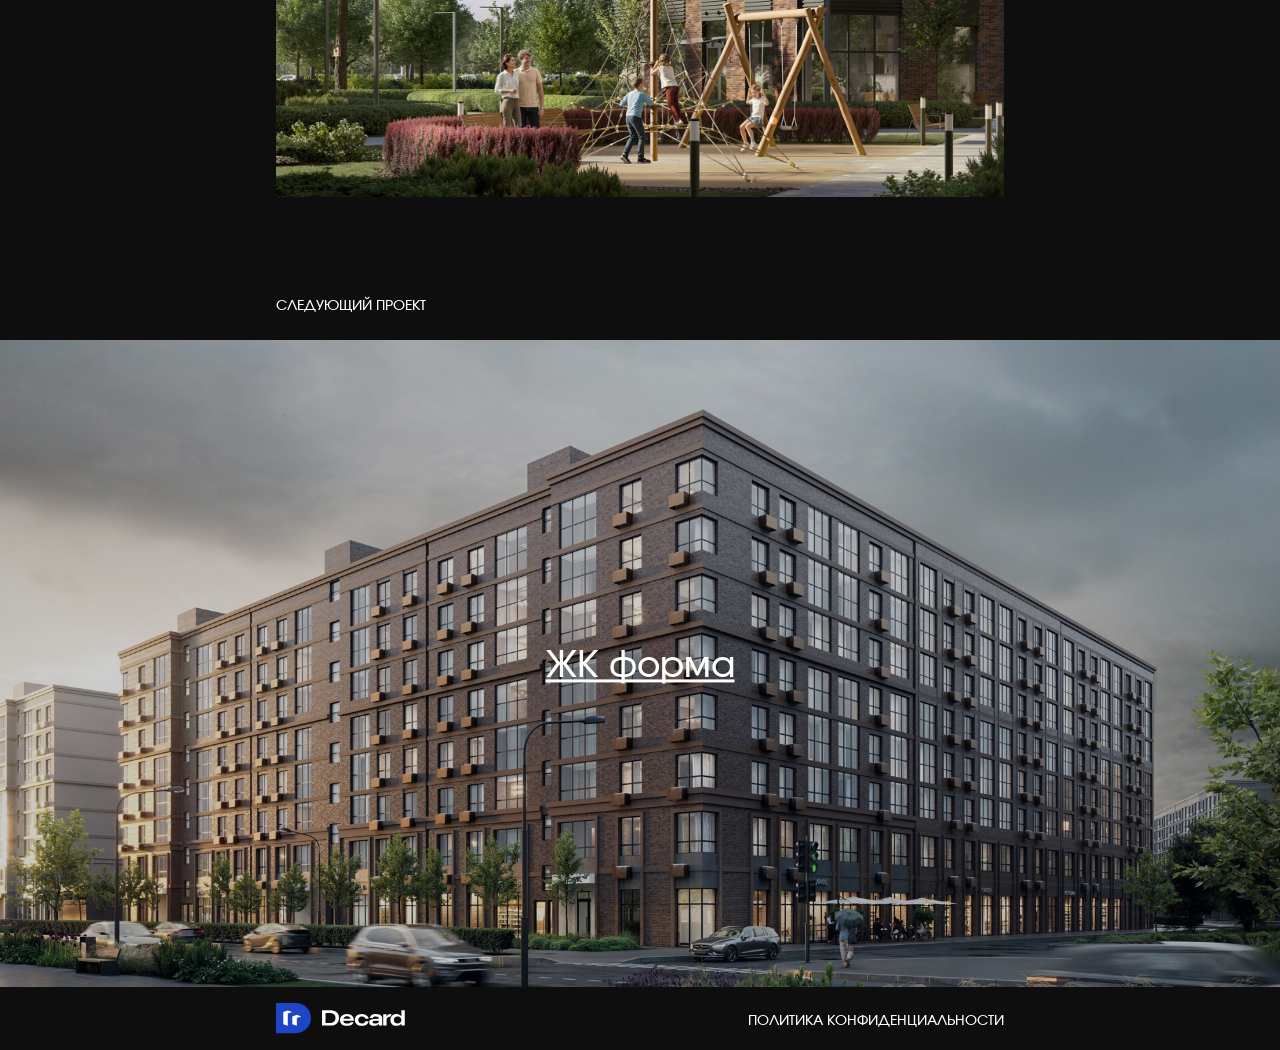
<file: project.html>
<!DOCTYPE html>
<html lang="en">
<head>
  <meta charset="UTF-8">
  <meta name="viewport" content="width=device-width, initial-scale=1.0">
  <link rel="stylesheet" href="global.css">
  <link rel="stylesheet" href="project.css">
  <link rel="stylesheet" href="header.css">
  <link rel="stylesheet" href="footer.css">
  <title>Decard</title>
</head>
<body>
<header class="header">
  <div class="container">
    <div class="header-wrapper">
      <img src="assets/images/header-logo.svg" alt="">
      <div class="header-separator"></div>
      <a href="mailto:info@decardstuido.ru">info@decardstuido.ru</a>
      <a href="tel:8(812)240-89-49">8 (812) 240 - 89 - 49</a></div>
    <nav>
      <ul class="header-list">
        <li><a href="portfolio.html">ПОРТФОЛИО</a></li>
        <li><a href="contacts.html">КОНТАКТЫ</a></li>
        <li><a href="blog.html">БЛОГ</a></li>
      </ul>
    </nav>
    <button class="header-btn" type="button" data-modal-open="contact">связаться с нами</button>

    <div class="modal" id="contact-modal" aria-hidden="true">
      <div class="modal__overlay" data-modal-close tabindex="-1"></div>

      <div class="modal__dialog" role="dialog" aria-modal="true" aria-labelledby="contact-modal-title">
        <button class="modal__close" type="button" aria-label="Закрыть" data-modal-close>
          <svg width="35" height="35" viewBox="0 0 35 35" fill="none" xmlns="http://www.w3.org/2000/svg">
            <path d="M33.7492 0.750013L0.75084 33.7483M0.750841 0.750012L33.7492 33.7483" stroke="white" stroke-width="1.5" stroke-linecap="round" stroke-linejoin="round" />
          </svg>
        </button>

        <div class="modal__content">
          <div class="modal__kicker">готовы обсудить задачу?</div>
          <h2 class="modal__title" id="contact-modal-title">
            Оставьте заявку —<br />
            мы подберём решение<br />
            и предложим оптимальную стоимость.
          </h2>

          <form class="modal__form">
            <label class="modal__field">
              <input type="text" name="name" placeholder="Ваше имя" autocomplete="name" />
            </label>

            <label class="modal__field">
              <input type="tel" name="phone" placeholder="Ваш телефон" autocomplete="tel" />
            </label>

            <label class="modal__agree">
              <input type="checkbox" />
              <span>
            Я даю согласие на обработку персональных данных, файлов cookie, принимаю условия Соглашения об обработке персональных данных пользователей и разрешаю передачу данных сервису «Яндекс.Метрика».
          </span>
            </label>

            <button class="modal__submit" type="submit">отправить</button>
          </form>
        </div>
      </div>
    </div>
  </div>
</header>
<main>
  <div class="container">
    <div class="links-wrapper">
      <a href="index.html">Главная</a>
      <span>/</span>
      <a href="portfolio.html">Портфолио</a>
      <span class="last">/</span>
      <a href="portfolio.html">Solar</a>
    </div>
    <h2 class="title">Solar</h2>
  </div>
  <section class="project">
    <img class="project-main__img" src="assets/images/project-1.png" alt="">
    <div class="container">
      <div class="project-about">
        <h3>О проекте</h3>
        <p>Decard разработала презентационный ролик об эксклюзивном проекте SOLAR
          для девелопера MR Private.<br>
          Ролик стал серебряным лауреатом премии WOW Awards в номинации «Позиционирование / Видеопрезентация проекта».
          <br><br>
          Фамильный дом SOLAR с итальянским характером и русской душой расположен
          в историческом центре Москвы. Именно на идее русско-итальянского взаимопроникновения построена концепция
          ролика, представляющего проект.<br>
          <br>
          Итальянские портики, Пьяцца Сан-Пьетро, бескрайние просторы тосканских полей, мрамор и ожившие фрески на
          канонические сюжеты гармонично вступают в диалог с архитектурой Москвы и «Итальянским полднем» Карла Брюллова.
          Гастрономические специалитеты, крупные планы, медленное движение камеры, вкрапления эмоциональных видеосцен
          и мягкий солнечный свет усиливают образ Dolce Vita.</p></div>
      <div class="project-3d">
        <h4 class="project-subtitle">3D - ролик</h4>
        <img src="assets/images/project-2.png" alt="">
      </div>
      <div>
        <h4 class="project-subtitle">Рендеры экстерьера</h4>
        <div class="renders">
          <img src="assets/images/project-3.png" alt="">
          <img src="assets/images/project-4.png" alt="">
          <img src="assets/images/project-5.png" alt="">
        </div>
      </div>

      <h4 class="project-subtitle">Следующий проект</h4>
    </div>
    <div>
      <div class="project-next__wrapper">
        <img src="assets/images/project-6.png" alt="">
        <p>ЖК форма</p>
      </div>
    </div>
  </section>
</main>
<footer class="footer">
  <div class="container">
    <picture>
      <source media="(max-width:727px)" srcset="assets/images/header-logoMob.svg">
      <img src="assets/images/header-logo.svg" alt="">
    </picture>
    <div class="footer-wrapper">
      <ul class="footer-list">
        <li><a href="https://rutube.ru/channel/27016904/">RUTUBE</a></li>
        <li><a href="https://www.behance.net/decardstudio">BEHANCE</a></li>
        <li><a href="https://www.youtube.com/channel/UC_WUnhmQpvnXn4dGqW0dFTA">YOUTUBE</a></li>
      </ul>
      <a class="footer-politics" href="">Политика конфиденциальности</a></div>
  </div>
</footer>
<script src="modal.js"></script>
</body>
</html>
</file>
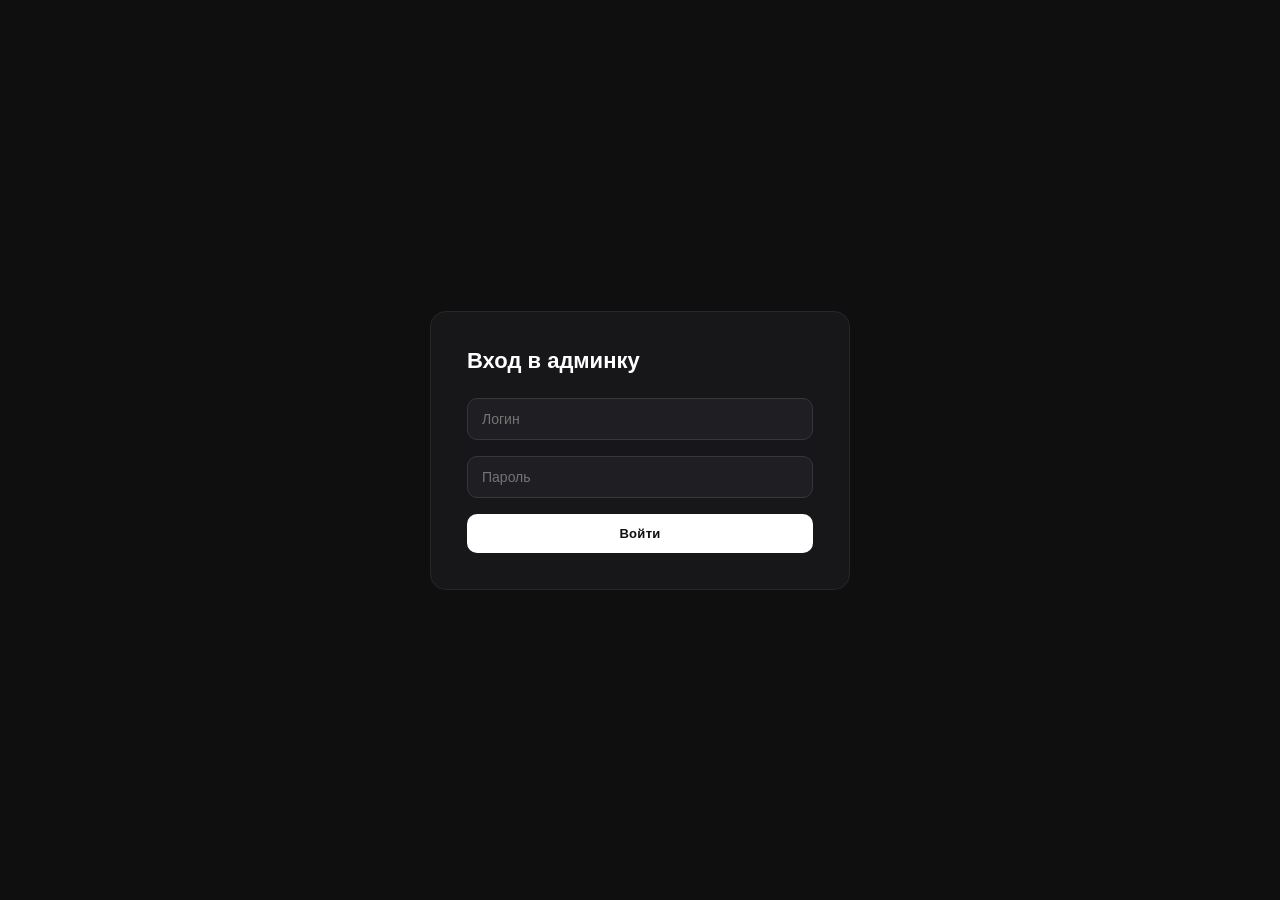
<file: admin/login.html>
<!DOCTYPE html>
<html lang="ru">
<head>
    <meta charset="UTF-8">
    <link rel="icon" type="image/svg+xml" href="/favicon.svg">
    <link rel="shortcut icon" href="/favicon.svg">
    <meta name="viewport" content="width=device-width, initial-scale=1.0">
    <title>Вход в админку</title>
    <link rel="stylesheet" href="/admin/admin.css">
</head>
<body class="admin-body admin-body--auth">
<div class="admin-auth">
    <h1>Вход в админку</h1>
    <form action="/admin/login" method="POST" class="admin-form">
        <input type="text" name="login" placeholder="Логин" required>
        <input type="password" name="password" placeholder="Пароль" required>
        <button type="submit">Войти</button>
    </form>
    
</div>
</body>
</html>
</file>
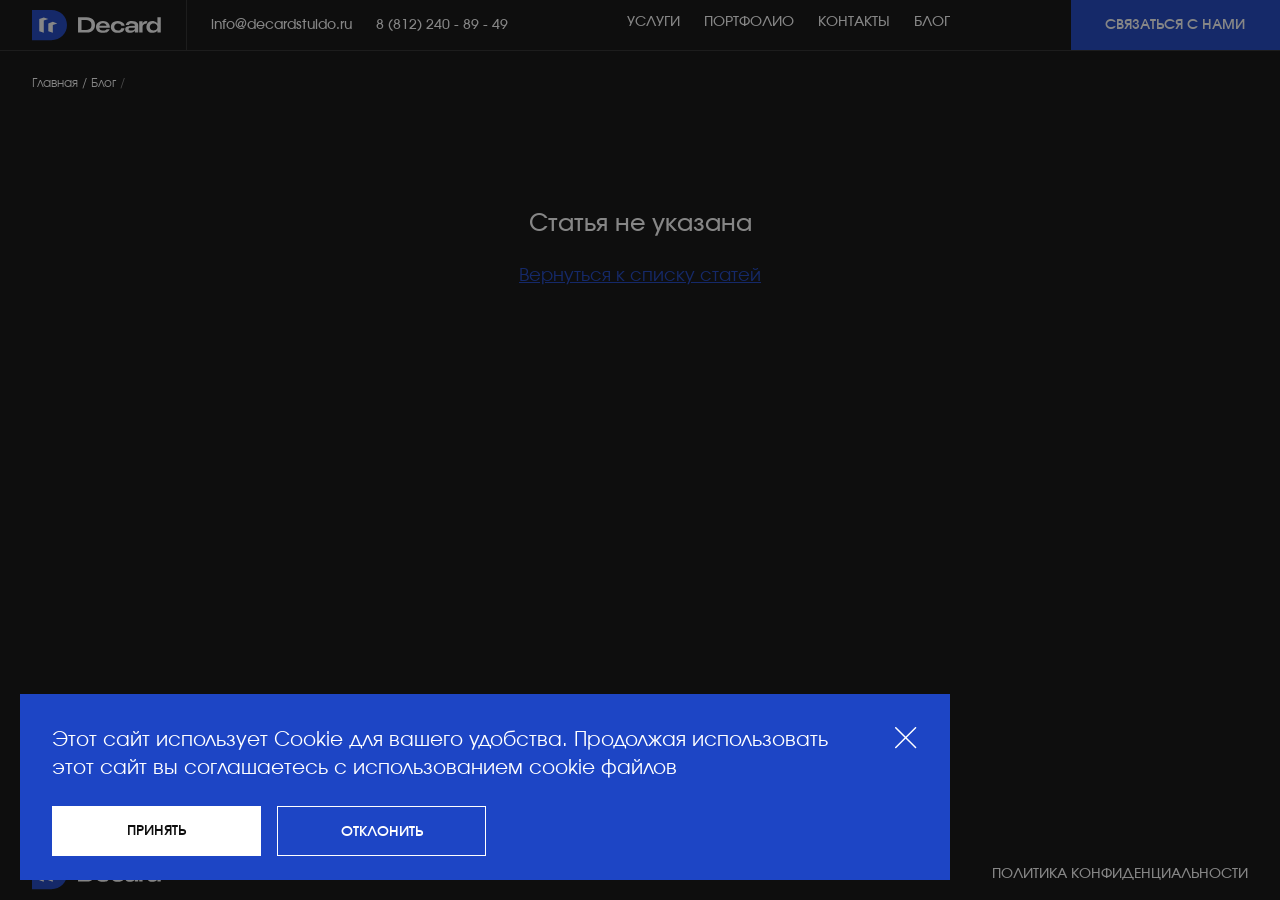
<file: pages/article.html>
<!DOCTYPE html>
<html lang="en">
<head>
    <meta charset="UTF-8">
    <meta name="viewport" content="width=device-width, initial-scale=1.0">
    <!-- Yandex.Metrika counter -->
    <script type="text/javascript">
        (function(m,e,t,r,i,k,a){
            m[i]=m[i]||function(){(m[i].a=m[i].a||[]).push(arguments)};
            m[i].l=1*new Date();
            for (var j = 0; j < document.scripts.length; j++) {if (document.scripts[j].src === r) { return; }}
            k=e.createElement(t),a=e.getElementsByTagName(t)[0],k.async=1,k.src=r,a.parentNode.insertBefore(k,a)
        })(window, document,'script','https://mc.yandex.ru/metrika/tag.js?id=108521658', 'ym');

        ym(108521658, 'init', {ssr:true, webvisor:true, clickmap:true, ecommerce:"dataLayer", referrer: document.referrer, url: location.href, accurateTrackBounce:true, trackLinks:true});
    </script>
    <noscript><div><img src="https://mc.yandex.ru/watch/108521658" style="position:absolute; left:-9999px;" alt="" /></div></noscript>
    <!-- /Yandex.Metrika counter -->
    <link rel="stylesheet" href="../css/global.css">
    <link rel="stylesheet" href="../css/article.css">
    <link rel="stylesheet" href="../css/header.css">
    <link rel="stylesheet" href="../css/footer.css">
    <link rel="icon" type="image/svg+xml" href="../favicon.svg">
    <link rel="shortcut icon" href="../favicon.svg">
    <title>Decard</title>
    <link rel="stylesheet" href="https://cdn.jsdelivr.net/npm/swiper@11/swiper-bundle.min.css"/>
</head>
<body>
<div class="page-scale">
    <div class="page-wrapper">
        <div class="modal" id="contact-modal" aria-hidden="true">
            <div class="modal__overlay" data-modal-close tabindex="-1"></div>

            <div class="modal__dialog" role="dialog" aria-modal="true" aria-labelledby="contact-modal-title">
                <button class="modal__close" type="button" aria-label="Закрыть" data-modal-close>
                    <svg width="35" height="35" viewBox="0 0 35 35" fill="none" xmlns="http://www.w3.org/2000/svg">
                        <path d="M33.7492 0.750013L0.75084 33.7483M0.750841 0.750012L33.7492 33.7483" stroke="white"
                              stroke-width="1.5" stroke-linecap="round" stroke-linejoin="round"/>
                    </svg>
                </button>

                <div class="modal__content">
                    <div class="modal-wrapper">
                        <div class="modal__kicker">готовы обсудить задачу?</div>
                        <h2 class="modal__title" id="contact-modal-title">
                            Оставьте заявку —<br/>
                            мы подберём решение<br/>
                            и предложим оптимальную стоимость.
                        </h2></div>

                    <form class="modal__form" id="modal-form">
                        <label class="modal__field">
                            <input
                                    type="text"
                                    name="name"
                                    placeholder="Имя"
                                    autocomplete="name"
                                    class="modal__input"
                            />
                            <span class="modal__error"></span>
                        </label>

                        <label class="modal__field">
                            <input
                                    type="tel"
                                    name="phone"
                                    placeholder="Телефон"
                                    autocomplete="tel"
                                    class="modal__input"
                            />
                            <span class="modal__error"></span>
                        </label>

                        <label class="modal__agree">
                            <input type="checkbox" name="agree" class="modal__agree-input"/>
                            <span class="modal__agree-text">
             Я даю согласие на обработку персональных данных, файлов cookie,
            принимаю условия Соглашения об обработке персональных данных пользователей
            и разрешаю передачу данных сервису «Яндекс.Метрика».
        </span>
                        </label>

                        <button class="modal__submit" type="submit">
                    <span class="modal__submit__text-wrap">
                        <span class="modal__submit__text">отправить</span>
                        <span class="modal__submit__text">отправить</span>
                    </span>
                        </button>
                    </form>
                </div>
            </div>
        </div>
        <header class="header">
            <div class="container">
                <div class="header-desktop">
                    <div class="header-wrapper">
                        <a href="../index.html">
                            <picture>
                                <source media="(max-width:767px)" srcset="../assets/images/header-logoMob.svg">
                                <img src="../assets/images/header-logo.svg" alt="Decard">
                            </picture>
                        </a>

                        <div class="header-separator"></div>

                        <a href="mailto:info@decardstuido.ru" class="link-slide">
                            <span>info@decardstuido.ru</span>
                            <span>info@decardstuido.ru</span>
                        </a>
                        <a href="tel:88122408949" class="link-slide">
                            <span>8 (812) 240 - 89 - 49</span>
                            <span>8 (812) 240 - 89 - 49</span>
                        </a>
                    </div>

                    <nav>
                        <ul class="header-list">
                            <li>
                                <a href="../index.html#services" class="link-slide">
                                    <span>УСЛУГИ</span>
                                    <span>УСЛУГИ</span>
                                </a>
                            </li>
                            <li>
                                <a href="portfolio.html" class="link-slide">
                                    <span>ПОРТФОЛИО</span>
                                    <span>ПОРТФОЛИО</span>
                                </a>
                            </li>
                            <li>
                                <a href="contacts.html" class="link-slide">
                                    <span>КОНТАКТЫ</span>
                                    <span>КОНТАКТЫ</span>
                                </a>
                            </li>
                            <li>
                                <a href="blog.html" class="link-slide">
                                    <span>БЛОГ</span>
                                    <span>БЛОГ</span>
                                </a>
                            </li>
                        </ul>
                    </nav>


                    <button class="header-btn" type="button" data-modal-open="contact">
                    <span class="header-btn__text-wrap">
                        <span class="header-btn__text">СВЯЗАТЬСЯ С НАМИ</span>
                        <span class="header-btn__text">СВЯЗАТЬСЯ С НАМИ</span>
                    </span>
                    </button>
                </div>

                <div class="header-mobile">
                    <a class="header-mobile__logo" href="../index.html">
                        <picture>
                            <source media="(max-width:767px)" srcset="../assets/images/header-logoMob.svg">
                            <img src="../assets/images/header-logo.svg" alt="Decard">
                        </picture>
                    </a>

                    <button class="header-burger" type="button" aria-label="Открыть меню" aria-expanded="false">
                        <span></span>
                        <span></span>
                        <span></span>
                    </button>

                    <div class="header-mobile__contacts">
                        <a href="mailto:info@decardstuido.ru" class="link-slide">
                            <span>info@decardstuido.ru</span>
                            <span>info@decardstuido.ru</span>
                        </a>
                        <a href="tel:88122408949" class="link-slide">
                            <span>8 (812) 240 - 89 - 49</span>
                            <span>8 (812) 240 - 89 - 49</span>
                        </a>
                    </div>
                    <button class="header-btn" type="button" data-modal-open="contact">
                    <span class="header-btn__text-wrap">
                        <span class="header-btn__text">СВЯЗАТЬСЯ С НАМИ</span>
                        <span class="header-btn__text">СВЯЗАТЬСЯ С НАМИ</span>
                    </span>
                    </button>

                    <button class="header-mobile__call" aria-label="Позвонить" data-modal-open="contact">
                        <svg width="24" height="24" viewBox="0 0 24 24" fill="none" xmlns="http://www.w3.org/2000/svg">
                            <path d="M5 4H9L11 9L8.5 10.5C9.57096 12.6715 11.3285 14.429 13.5 15.5L15 13L20 15V19C20 19.5304 19.7893 20.0391 19.4142 20.4142C19.0391 20.7893 18.5304 21 18 21C14.0993 20.763 10.4202 19.1065 7.65683 16.3432C4.8935 13.5798 3.23705 9.90074 3 6C3 5.46957 3.21071 4.96086 3.58579 4.58579C3.96086 4.21071 4.46957 4 5 4Z"
                                  fill="white"/>
                        </svg>
                    </button>
                </div>
            </div>
        </header>

        <div class="mobile-menu" id="mobile-menu" aria-hidden="true">
            <div class="mobile-menu__overlay"></div>
            <div class="mobile-menu__panel">
                <div class="mobile-menu__top">
                    <a class="mobile-menu__logo" href="../index.html">
                        <picture>
                            <source media="(max-width:767px)" srcset="../assets/images/header-logoMob.svg">
                            <img src="../assets/images/header-logo.svg" alt="Decard">
                        </picture>
                    </a>

                    <button class="mobile-menu__close" type="button" aria-label="Закрыть меню">
                        <svg width="24" height="24" viewBox="0 0 24 24" fill="none" xmlns="http://www.w3.org/2000/svg">
                            <path d="M20.549 0.750082L0.75004 20.5491M0.750041 0.750081L20.549 20.5491" stroke="white"
                                  stroke-width="1.5" stroke-linecap="round" stroke-linejoin="round"/>
                        </svg>
                    </button>

                    <div class="mobile-menu__top-contacts">
                        <a href="mailto:info@decardstuido.ru" class="link-slide">
                            <span>info@decardstuido.ru</span>
                            <span>info@decardstuido.ru</span>
                        </a>
                        <a href="tel:88122408949" class="link-slide">
                            <span>8 (812) 240 - 89 - 49</span>
                            <span>8 (812) 240 - 89 - 49</span>
                        </a>
                    </div>
                    <button class="mobile-menu__btn" type="button" data-modal-open="contact">
                        связаться с нами
                    </button>

                    <button class="mobile-menu__call" aria-label="Позвонить" data-modal-open="contact">
                        <svg width="24" height="24" viewBox="0 0 24 24" fill="none" xmlns="http://www.w3.org/2000/svg">
                            <path d="M5 4H9L11 9L8.5 10.5C9.57096 12.6715 11.3285 14.429 13.5 15.5L15 13L20 15V19C20 19.5304 19.7893 20.0391 19.4142 20.4142C19.0391 20.7893 18.5304 21 18 21C14.0993 20.763 10.4202 19.1065 7.65683 16.3432C4.8935 13.5798 3.23705 9.90074 3 6C3 5.46957 3.21071 4.96086 3.58579 4.58579C3.96086 4.21071 4.46957 4 5 4Z"
                                  fill="white"/>
                        </svg>
                    </button>
                </div>

                <nav class="mobile-menu__nav">
                    <a href="../index.html#services" class="link-slide">
                        <span>Услуги</span>
                        <span>Услуги</span>
                    </a>
                    <a href="portfolio.html" class="link-slide">
                        <span>Портфолио</span>
                        <span>Портфолио</span>
                    </a>
                    <a href="contacts.html" class="link-slide">
                        <span>Контакты</span>
                        <span>Контакты</span>
                    </a>
                    <a href="blog.html" class="link-slide">
                        <span>Блог</span>
                        <span>Блог</span>
                    </a>
                </nav>

                <div class="mobile-menu__contacts">
                    <a href="mailto:info@decardstuido.ru" class="link-slide">
                        <span>info@decardstuido.ru</span>
                        <span>info@decardstuido.ru</span>
                    </a>
                    <a href="tel:88122408949" class="link-slide">
                        <span>8 (812) 240 - 89 - 49</span>
                        <span>8 (812) 240 - 89 - 49</span>
                    </a>
                </div>

                <ul class="mobile-menu__socials">
                    <li>
                        <a target="_blank" href="https://rutube.ru/channel/27016904/" class="link-slide">
                            <span>RUTUBE</span>
                            <span>RUTUBE</span>
                        </a>
                    </li>
                    <li>
                        <a target="_blank" href="https://www.behance.net/decardstudio" class="link-slide">
                            <span>BEHANCE</span>
                            <span>BEHANCE</span>
                        </a>
                    </li>
                    <li>
                        <a target="_blank" href="https://www.youtube.com/channel/UC_WUnhmQpvnXn4dGqW0dFTA" class="link-slide">
                            <span>YOUTUBE</span>
                            <span>YOUTUBE</span>
                        </a>
                    </li>
                </ul>
            </div>
        </div>
        <main>
            <div class="container">
                <div class="links-wrapper article-links">
                    <a href="../index.html">Главная</a>
                    <span>/</span>
                    <a href="blog.html">Блог</a>
                    <span class="last">/</span>
                    <a href="#" id="article-breadcrumb"></a>
                </div>
            </div>
            <section class="article">
                <div class="container">
                    <div class="article-wrapper" id="article-wrapper"></div>
                </div>
            </section>
        </main>
        <footer class="footer">
            <div class="container footer-grid">
                <a href="../index.html">
                    <picture class="footer-logo">
                        <source media="(max-width:767px)" srcset="../assets/images/header-logoMob.svg">
                        <img src="../assets/images/header-logo.svg" alt="">
                    </picture>
                </a>

                <ul class="footer-list">
                    <li>
                        <a target="_blank" href="https://rutube.ru/channel/27016904/" class="link-slide">
                            <span>RUTUBE</span>
                            <span>RUTUBE</span>
                        </a>
                    </li>
                    <li>
                        <a target="_blank" href="https://www.behance.net/decardstudio" class="link-slide">
                            <span>BEHANCE</span>
                            <span>BEHANCE</span>
                        </a>
                    </li>
                    <li>
                        <a target="_blank" href="https://www.youtube.com/channel/UC_WUnhmQpvnXn4dGqW0dFTA" class="link-slide">
                            <span>YOUTUBE</span>
                            <span>YOUTUBE</span>
                        </a>
                    </li>
                </ul>

                <a href="https://disk.yandex.ru/i/RcLZ3I_vHfQwmA" class="footer-politics link-slide">
                    <span>Политика конфиденциальности</span>
                    <span>Политика конфиденциальности</span>
                </a>
            </div>
        </footer>
        <div class="cookie" id="cookie" aria-hidden="true">
            <div class="cookie__overlay"></div>
            <div class="cookie__content">
                <p class="cookie__text">
                    Этот сайт использует Cookie для вашего удобства. Продолжая использовать этот сайт вы соглашаетесь с
                    использованием cookie файлов
                </p>

                <div class="cookie__actions">
                    <button class="cookie__btn cookie__btn--primary" type="button" data-cookie="accept">
                           <span class="cookie__btn__text-wrap">
                        <span class="cookie__btn__text">ПРИНЯТЬ</span>
                        <span class="cookie__btn__text">ПРИНЯТЬ</span>
                    </span>
                    </button>
                    <button class="cookie__btn cookie__btn--ghost" type="button" data-cookie="decline">
                           <span class="cookie__btn__text-wrap">
                        <span class="cookie__btn__text">ОТКЛОНИТЬ</span>
                        <span class="cookie__btn__text">ОТКЛОНИТЬ</span>
                    </span>
                    </button>
                </div>

                <button class="cookie__close" type="button" aria-label="Закрыть" data-cookie="close">
                    <svg width="22" height="22" viewBox="0 0 22 22" fill="none" xmlns="http://www.w3.org/2000/svg">
                        <path d="M20.549 0.750082L0.75004 20.5491M0.750041 0.750081L20.549 20.5491" stroke="white"
                              stroke-width="1.5" stroke-linecap="round" stroke-linejoin="round"/>
                    </svg>
                </button>
            </div>
        </div>
    </div>
</div>

<script src="https://cdn.jsdelivr.net/npm/swiper@11/swiper-bundle.min.js"></script>
<script src="../js/zoom.js"></script>
<script src="../js/article.js"></script>
<script src="../js/cookie.js"></script>
<script src="../js/header.js"></script>
<script src="../js/modal.js"></script>
</body>
</file>
<file: admin/admin.css>
* { box-sizing: border-box; }

body.admin-body {
    margin: 0;
    font-family: -apple-system, BlinkMacSystemFont, 'Segoe UI', Arial, sans-serif;
    background: #0f0f10;
    color: #fff;
    display: flex;
    min-height: 100vh;
}

body.admin-body--auth {
    display: flex;
    align-items: center;
    justify-content: center;
}

/* ============ SIDEBAR ============ */
.admin-sidebar {
    width: 260px;
    background: #17171a;
    padding: 32px 20px;
    border-right: 1px solid #26262b;
    position: sticky;
    top: 0;
    align-self: flex-start;
    height: 100vh;
}
.admin-sidebar h2 {
    margin: 0 0 32px;
    font-size: 20px;
    letter-spacing: 0.5px;
}
.admin-sidebar nav {
    display: flex;
    flex-direction: column;
    gap: 8px;
}
.admin-sidebar a {
    color: #dcdce0;
    text-decoration: none;
    padding: 12px 14px;
    border-radius: 10px;
    background: transparent;
    font-size: 14px;
    transition: background 0.15s, color 0.15s;
}
.admin-sidebar a:hover { background: #252529; color: #fff; }
.admin-sidebar a.active {
    background: #fff;
    color: #0f0f10;
    font-weight: 600;
}

/* ============ MAIN ============ */
.admin-main {
    flex: 1;
    padding: 40px;
    max-width: 1200px;
}
.admin-topbar {
    display: flex;
    align-items: center;
    justify-content: space-between;
    gap: 20px;
    margin-bottom: 32px;
    flex-wrap: wrap;
}
.admin-topbar h1 { margin: 0; font-size: 28px; }
.admin-lead { color: #b5b5ba; margin: 0 0 32px; font-size: 15px; }

/* ============ AUTH ============ */
.admin-auth {
    width: 100%;
    max-width: 420px;
    background: #17171a;
    padding: 36px;
    border-radius: 16px;
    border: 1px solid #26262b;
}
.admin-auth h1 { margin: 0 0 24px; font-size: 22px; }

/* ============ FORM / INPUTS ============ */
.admin-form { display: flex; flex-direction: column; gap: 16px; }
.admin-form input,
.admin-form textarea,
.admin-form select {
    width: 100%;
    padding: 12px 14px;
    border: 1px solid #36363c;
    background: #1f1f23;
    color: #fff;
    border-radius: 10px;
    font-size: 14px;
    font-family: inherit;
    outline: none;
    transition: border-color 0.15s;
}
.admin-form input:focus,
.admin-form textarea:focus,
.admin-form select:focus {
    border-color: #6b7cff;
}
.admin-form textarea { min-height: 90px; resize: vertical; }

.admin-button, .admin-form button {
    display: inline-flex;
    align-items: center;
    justify-content: center;
    padding: 12px 18px;
    border: none;
    border-radius: 10px;
    background: #fff;
    color: #0f0f10;
    cursor: pointer;
    text-decoration: none;
    font-size: 13px;
    font-weight: 700;
    letter-spacing: 0.3px;
    transition: opacity 0.15s, background 0.15s;
}
.admin-button:hover, .admin-form button:hover { opacity: 0.9; }
.admin-button.ghost { background: #29292e; color: #fff; border: 1px solid #38383d; }
.admin-button.ghost:hover { background: #34343a; }
.admin-button.danger { background: #c93636; color: #fff; }
.admin-button--small { padding: 8px 12px; font-size: 12px; }

.admin-hint { margin: 18px 0 0; color: #8d8d92; font-size: 13px; }

/* ============ DASHBOARD TILES ============ */
.admin-cards-grid {
    display: grid;
    grid-template-columns: repeat(auto-fill, minmax(280px, 1fr));
    gap: 18px;
}
.admin-tile {
    display: block;
    padding: 24px;
    background: #17171a;
    border: 1px solid #26262b;
    border-radius: 14px;
    color: #fff;
    text-decoration: none;
    transition: border-color 0.15s, transform 0.15s;
}
.admin-tile:hover { border-color: #4a4a52; transform: translateY(-2px); }
.admin-tile h3 { margin: 0 0 8px; font-size: 18px; }
.admin-tile p { margin: 0; color: #b5b5ba; font-size: 14px; line-height: 1.5; }
.admin-tile--disabled { opacity: 0.5; pointer-events: none; }
.admin-badge {
    display: inline-block;
    margin-left: 8px;
    padding: 2px 8px;
    font-size: 11px;
    background: #38383d;
    border-radius: 999px;
    font-weight: 500;
    vertical-align: middle;
}

/* ============ NEWS LIST ============ */
.admin-list { display: flex; flex-direction: column; gap: 14px; }
.admin-empty {
    padding: 40px;
    text-align: center;
    color: #8d8d92;
    background: #17171a;
    border: 1px dashed #30303a;
    border-radius: 14px;
}
.admin-card {
    display: grid;
    grid-template-columns: 140px 1fr auto;
    gap: 20px;
    align-items: start;
    padding: 18px;
    border-radius: 14px;
    background: #17171a;
    border: 1px solid #26262b;
}
.admin-card-thumb {
    width: 140px;
    height: 100px;
    border-radius: 10px;
    overflow: hidden;
    background: #0f0f10;
}
.admin-card-thumb img { width: 100%; height: 100%; object-fit: cover; }
.admin-card-thumb__empty {
    display: flex;
    align-items: center;
    justify-content: center;
    width: 100%;
    height: 100%;
    font-size: 12px;
    color: #5c5c62;
}
.admin-card-body { min-width: 0; }
.admin-card-body h3 { margin: 4px 0 6px; font-size: 17px; }
.admin-card-meta {
    display: flex;
    gap: 10px;
    font-size: 12px;
    color: #b5b5ba;
    flex-wrap: wrap;
    align-items: center;
}
.admin-tag {
    padding: 3px 10px;
    background: #6b7cff;
    color: #fff;
    border-radius: 999px;
    font-weight: 600;
}
.admin-status {
    padding: 3px 10px;
    border-radius: 999px;
    font-weight: 600;
}
.admin-status--draft { background: #3a3a44; color: #d5d5dc; }
.admin-status--published { background: #1f6f42; color: #fff; }
.admin-muted { color: #7a7a80; font-size: 12px; margin: 4px 0 0; }
.admin-muted code { background: #1f1f23; padding: 1px 6px; border-radius: 4px; }
.admin-preview { color: #c8c8cc; font-size: 13px; margin: 8px 0 0; }
.admin-card-actions {
    display: flex;
    gap: 8px;
    flex-shrink: 0;
    flex-direction: column;
}

/* ============ EDITOR ============ */
.editor-form { max-width: 980px; }
.field-grid {
    display: grid;
    grid-template-columns: 1fr 1fr;
    gap: 14px;
}
.field { display: flex; flex-direction: column; gap: 6px; }
.field--wide { grid-column: 1 / -1; }
.field__label {
    font-size: 12px;
    color: #a0a0a6;
    text-transform: uppercase;
    letter-spacing: 0.5px;
    font-weight: 600;
}
.field__hint {
    font-size: 12px;
    color: #7a7a80;
    margin-top: 2px;
}

/* Обложка */
.cover-uploader {
    display: grid;
    grid-template-columns: 200px 1fr;
    gap: 14px;
    align-items: start;
}
.cover-preview {
    width: 200px;
    height: 140px;
    border-radius: 12px;
    overflow: hidden;
    background: #0f0f10;
    border: 1px dashed #30303a;
    display: flex;
    align-items: center;
    justify-content: center;
}
.cover-preview img { width: 100%; height: 100%; object-fit: cover; }
.cover-preview__empty { color: #5c5c62; font-size: 13px; }
.cover-uploader__controls { display: flex; flex-direction: column; gap: 10px; }

/* ============ БЛОКИ ============ */
.blocks-section {
    margin-top: 20px;
    padding-top: 24px;
    border-top: 1px solid #26262b;
}
.blocks-section__head h2 { margin: 0 0 6px; font-size: 20px; }

.blocks {
    display: flex;
    flex-direction: column;
    gap: 14px;
    margin: 20px 0;
}
.blocks-empty {
    padding: 30px;
    text-align: center;
    color: #6a6a70;
    background: #151519;
    border: 1px dashed #2a2a30;
    border-radius: 12px;
    font-size: 14px;
}

.block {
    background: #17171a;
    border: 1px solid #26262b;
    border-radius: 12px;
    overflow: hidden;
}
.block__head {
    display: flex;
    align-items: center;
    justify-content: space-between;
    padding: 10px 14px;
    background: #1c1c21;
    border-bottom: 1px solid #26262b;
}
.block__type {
    font-size: 11px;
    letter-spacing: 1px;
    text-transform: uppercase;
    color: #9393a0;
    font-weight: 700;
}
.block__actions { display: flex; gap: 6px; }
.block__btn {
    width: 30px;
    height: 30px;
    border: 1px solid #36363c;
    background: #24242a;
    color: #d0d0d5;
    border-radius: 8px;
    cursor: pointer;
    font-size: 13px;
    display: flex;
    align-items: center;
    justify-content: center;
    transition: background 0.15s;
}
.block__btn:hover:not(:disabled) { background: #34343a; }
.block__btn:disabled { opacity: 0.3; cursor: not-allowed; }
.block__btn--del:hover { background: #c93636 !important; border-color: #c93636; color: #fff; }

.block__body { padding: 14px; }

.block-input {
    width: 100%;
    padding: 10px 12px;
    border: 1px solid #36363c;
    background: #1f1f23;
    color: #fff;
    border-radius: 8px;
    font-size: 14px;
    font-family: inherit;
    outline: none;
    transition: border-color 0.15s;
}
.block-input:focus { border-color: #6b7cff; }
.block-input--h { font-size: 20px; font-weight: 700; }
.block-input--sub { font-size: 16px; font-weight: 600; }
.block-input--text { min-height: 100px; resize: vertical; line-height: 1.5; }

/* список */
.list-items { display: flex; flex-direction: column; gap: 8px; margin-bottom: 10px; }
.list-row { display: flex; gap: 8px; }
.list-input { flex: 1; }

/* изображение */
.img-block { display: grid; grid-template-columns: 200px 1fr; gap: 14px; align-items: start; }
.img-preview {
    width: 200px;
    height: 140px;
    border-radius: 10px;
    object-fit: cover;
    background: #0f0f10;
    display: block;
}
.img-preview--empty {
    display: flex;
    align-items: center;
    justify-content: center;
    color: #5c5c62;
    font-size: 13px;
    border: 1px dashed #30303a;
}
.img-controls { display: flex; flex-direction: column; gap: 10px; }

/* слайдер */
.slider-block { display: flex; flex-direction: column; gap: 14px; }
.slider-previews {
    display: flex;
    gap: 10px;
    flex-wrap: wrap;
}
.slider-thumb {
    position: relative;
    width: 120px;
    height: 90px;
    border-radius: 8px;
    overflow: hidden;
}
.slider-thumb img { width: 100%; height: 100%; object-fit: cover; }
.slider-thumb__del {
    position: absolute;
    top: 4px;
    right: 4px;
    width: 24px;
    height: 24px;
    border: none;
    background: rgba(0,0,0,0.7);
    color: #fff;
    border-radius: 50%;
    cursor: pointer;
    font-size: 12px;
}
.slider-empty {
    padding: 20px;
    color: #5c5c62;
    font-size: 13px;
    border: 1px dashed #30303a;
    border-radius: 8px;
    width: 100%;
}

/* ============ ПАНЕЛЬ ДОБАВЛЕНИЯ БЛОКОВ ============ */
.blocks-toolbar {
    display: flex;
    gap: 8px;
    flex-wrap: wrap;
    padding: 14px;
    background: #151519;
    border: 1px dashed #2a2a30;
    border-radius: 12px;
}
.block-add {
    padding: 10px 14px;
    background: #24242a;
    color: #d0d0d5;
    border: 1px solid #36363c;
    border-radius: 8px;
    cursor: pointer;
    font-size: 13px;
    font-weight: 600;
    transition: background 0.15s, color 0.15s;
    font-family: inherit;
}
.block-add:hover { background: #fff; color: #0f0f10; border-color: #fff; }

/* ============ ФУТЕР ФОРМЫ ============ */
.editor-footer {
    margin-top: 20px;
    padding-top: 20px;
    border-top: 1px solid #26262b;
    display: flex;
    gap: 12px;
}

/* ============ РЕСПОНСИВ ============ */
@media (max-width: 900px) {
    .admin-sidebar { display: none; }
    .admin-main { padding: 20px; }
    .admin-card { grid-template-columns: 1fr; }
    .admin-card-thumb { width: 100%; height: 160px; }
    .admin-card-actions { flex-direction: row; flex-wrap: wrap; }
    .field-grid { grid-template-columns: 1fr; }
    .cover-uploader, .img-block, .video-uploader { grid-template-columns: 1fr; }
    .render-card { grid-template-columns: 1fr; }
    .render-card__preview { height: 200px; }
}

/* ============ ТЕГИ / УСЛУГИ В КАРТОЧКАХ ============ */
.admin-tag--sm {
    padding: 2px 8px;
    font-size: 11px;
    background: #2a3040;
    color: #b5c5ff;
}
.admin-tags-row {
    display: flex;
    flex-wrap: wrap;
    gap: 6px;
    margin-top: 8px;
}

/* ============ ЧЕКБОКСЫ УСЛУГ ============ */
.services-checkboxes {
    display: grid;
    grid-template-columns: repeat(auto-fill, minmax(240px, 1fr));
    gap: 8px;
    padding: 16px;
    background: #151519;
    border: 1px solid #26262b;
    border-radius: 12px;
}
.service-chk {
    display: flex;
    align-items: center;
    gap: 10px;
    padding: 10px 14px;
    background: #1f1f23;
    border: 1px solid #36363c;
    border-radius: 10px;
    cursor: pointer;
    transition: border-color 0.15s, background 0.15s;
    font-size: 14px;
}
.service-chk:hover { border-color: #4a4a52; }
.service-chk input {
    width: 18px !important;
    height: 18px !important;
    margin: 0;
    accent-color: #6b7cff;
    padding: 0 !important;
    cursor: pointer;
}
.service-chk:has(input:checked) {
    background: #2a3040;
    border-color: #6b7cff;
}

/* ============ ВИДЕО-ЗАГРУЗЧИК ============ */
.video-uploader {
    display: grid;
    grid-template-columns: 300px 1fr;
    gap: 14px;
    align-items: start;
}
.video-preview {
    width: 300px;
    height: 180px;
    border-radius: 12px;
    overflow: hidden;
    background: #0f0f10;
    border: 1px dashed #30303a;
    display: flex;
    align-items: center;
    justify-content: center;
}
.video-preview img,
.video-preview video {
    width: 100%;
    height: 100%;
    object-fit: cover;
    display: block;
}
.video-preview__empty { color: #5c5c62; font-size: 13px; }
.video-uploader__controls { display: flex; flex-direction: column; gap: 10px; }

/* ============ РЕНДЕРЫ (админка) ============ */
.renders-admin {
    display: flex;
    flex-direction: column;
    gap: 10px;
    margin: 16px 0;
}
.renders-empty {
    padding: 30px;
    text-align: center;
    color: #6a6a70;
    background: #151519;
    border: 1px dashed #2a2a30;
    border-radius: 12px;
    font-size: 14px;
}
.render-card {
    display: grid;
    grid-template-columns: 200px 1fr;
    gap: 14px;
    padding: 12px;
    background: #17171a;
    border: 1px solid #26262b;
    border-radius: 12px;
    align-items: center;
}
.render-card.is-wide {
    background: #1a2030;
    border-color: #3d4a7a;
}
.render-card__preview {
    width: 200px;
    height: 130px;
    border-radius: 8px;
    overflow: hidden;
    background: #0f0f10;
}
.render-card__preview img {
    width: 100%;
    height: 100%;
    object-fit: cover;
    display: block;
}
.render-card__controls {
    display: flex;
    justify-content: space-between;
    align-items: center;
    gap: 14px;
    flex-wrap: wrap;
}
.render-wide-toggle {
    display: flex;
    align-items: center;
    gap: 8px;
    cursor: pointer;
    font-size: 14px;
    color: #d0d0d5;
    user-select: none;
}
.render-wide-toggle input {
    width: 18px !important;
    height: 18px !important;
    margin: 0;
    accent-color: #6b7cff;
    padding: 0 !important;
    cursor: pointer;
}
.render-order {
    display: flex;
    gap: 6px;
}
.renders-toolbar {
    display: flex;
    gap: 8px;
    flex-wrap: wrap;
    padding: 14px;
    background: #151519;
    border: 1px dashed #2a2a30;
    border-radius: 12px;
}

/* ===== ГРУППА БЛОКОВ ===== */
.group-block {
    display: flex;
    flex-direction: column;
    gap: 0;
}
.group-hint {
    font-size: 12px;
    color: #888;
    margin-bottom: 12px;
    padding: 8px 12px;
    background: rgba(29,69,197,0.12);
    border-left: 2px solid var(--admin-accent, #1d45c5);
    border-radius: 2px;
}
.group-children {
    display: flex;
    flex-direction: column;
    gap: 8px;
    margin-bottom: 12px;
}
.group-child {
    border: 1px dashed rgba(255,255,255,0.15);
    border-radius: 4px;
    overflow: hidden;
}
.group-child .block__head {
    padding: 6px 12px;
    background: rgba(255,255,255,0.04);
}
.group-toolbar {
    display: flex;
    flex-wrap: wrap;
    gap: 8px;
    padding-top: 4px;
}

/* ===== CATEGORY COMBO ===== */
.category-combo {
    position: relative;
}
.category-combo input {
    width: 100%;
}


/* ============ RENDER COLS SELECTOR ============ */
.render-cols-select {
    display: flex;
    align-items: center;
    gap: 8px;
    flex-wrap: wrap;
}

.render-cols-label {
    font-size: 13px;
    color: #a0a0a0;
    white-space: nowrap;
}

.render-cols-option {
    display: flex;
    align-items: center;
    gap: 4px;
    cursor: pointer;
    font-size: 13px;
    padding: 4px 10px;
    border: 1px solid #3a3a3a;
    border-radius: 4px;
    background: transparent;
    color: #ccc;
    transition: all .15s;
}

.render-cols-option input[type="radio"] {
    display: none;
}

.render-cols-option.is-active,
.render-cols-option:has(input:checked) {
    border-color: #1D45C5;
    background: rgba(29,69,197,.15);
    color: #fff;
}

.render-card__controls {
    display: flex;
    align-items: center;
    gap: 12px;
    flex-wrap: wrap;
    padding: 8px 12px;
    background: #1a1a1a;
    border-top: 1px solid #2a2a2a;
}
</file>
<file: global.css>
* {
    padding: 0;
    margin: 0;
    box-sizing: border-box;
}

a {
    text-decoration: none;
    color: inherit;
}

ul {
    list-style: none;
}

input {
    border: none;
    background: none;
    font-family: Involve, sans-serif;
    outline: none;
}

button {
    border: none;
    background: none;
    font-family: Involve, sans-serif;
    cursor: pointer;
}

html {
    scroll-behavior: smooth;
}

:root {
    --color-main-white: #fff;
    --color-line-border: #2d2d2d;
    --color-bg-black: #0e0e0e;
    --color-main-decard: #1d45c5;
    --color-text-secondary: #868686;
    --color-text-disableinput: rgba(255, 255, 255, 0.3);
    --color-red: #ed2e23;
    --color-line-tag: #454545;
    --color-btn-arrow: #1a1a1a;
}

@font-face {
    font-family: 'Involve';
    src: url('assets/fonts/Involve-Regular.woff2') format('woff2');
    font-weight: 400;
    font-style: normal;
}

@font-face {
    font-family: 'Involve';
    src: url('assets/fonts/Involve-Medium.woff2') format('woff2');
    font-weight: 500;
    font-style: normal;
}

@font-face {
    font-family: 'Involve';
    src: url('assets/fonts/Involve-SemiBold.woff2') format('woff2');
    font-weight: 600;
    font-style: normal;
}

body {
    font-family: 'Involve' , sans-serif;
    background: var(--color-bg-black);
}

.container {
    margin: 0 auto;
    max-width: 1856px;
}

.links-wrapper {
    margin-top: 32px;
    display: flex;
    gap: 4px;
}

.links-wrapper a {
    font-weight: 400;
    font-size: 14px;
    color: var(--color-main-white);
}

.links-wrapper span {
    font-weight: 400;
    font-size: 14px;
    color: var(--color-main-white);
}

.links-wrapper .last {
    font-weight: 400;
    font-size: 14px;
    color: var(--color-text-secondary);
}

.links-wrapper a:last-child {
    font-weight: 400;
    font-size: 14px;
    color: var(--color-text-secondary);
}

.title {
    margin-top: 32px;
    font-weight: 500;
    font-size: 48px;
    line-height: 120%;
    color: var(--color-main-white);
}

.cookie{
    position: fixed;
    left: 20px;
    bottom: 20px;
    width: 930px;
    z-index: 9999;
    opacity: 0;
    pointer-events: none;
    transition: opacity .25s ease, transform .25s ease;
}

.cookie.is-open{
    opacity: 1;
    pointer-events: auto;
}

.cookie__content{
    position: relative;
    background: var(--color-main-decard);
    color: var(--color-main-white);
    padding: 32px 0 24px 32px;
    display: grid;
    gap: 24px;
}

.cookie__text{
    font-weight: 400;
    font-size: 20px;
    line-height: 140%;
    color: var(--color-main-white);
    max-width: 776px;
}

.cookie__actions{
    display: flex;
    gap: 16px;
}

.cookie__btn{
    height: 50px;
    display: flex;
    align-items: center;
    justify-content: center;
    width: 209px;
    font-weight: 600;
    font-size: 14px;
    text-transform: uppercase;
    text-align: center;
    color: var(--color-bg-black);
    background: var(--color-main-white);
}

.cookie__btn--ghost{
    color: var(--color-main-white);
    background: none;
    border: 1px solid var(--color-main-white);
}

.cookie__close{
    display: flex;
    justify-content: center;
    align-items: center;
    position: absolute;
    top: 20px;
    right: 20px;
    width: 48px;
    height: 48px;
    cursor: pointer;
}

@media screen and (max-width: 1919px) {
    .container {
        max-width: 1376px;
    }

    .links-wrapper {
        margin-top: 24px;
    }

    .links-wrapper a {
        font-size: 12px;
    }

    .links-wrapper span {
        font-size: 12px;
    }

    .links-wrapper .last {
        font-size: 12px;
    }

    .links-wrapper a:last-child {
        font-size: 12px;
    }

    .title {
        margin-top: 19px;
        font-size: 40px;
    }
}

@media screen and (max-width: 1375px) {
    .container {
        max-width: 728px;
    }

    .links-wrapper {
        display: none;
    }

    .title {
        margin-top: 32px;
        font-size: 40px;
    }

    .cookie{
        width: 728px;
    }

    .cookie__content{
        padding: 32px;
    }

    .cookie__text{
        font-size: 14px;
        max-width: 569px;
    }

}

@media screen and (max-width: 727px) {
    .container {
        margin: 0 auto;
        max-width: none;
        padding: 0 20px;
    }

    .links-wrapper {
        display: none;
    }

    .title {
        margin-top: 32px;
        font-size: 24px;
    }

    .cookie{
        position: fixed;
        left: 20px;
        bottom: 20px;
        max-width: 335px;
    }

    .cookie__content{
        padding: 20px;
        gap: 20px;
    }

    .cookie__text{
        font-size: 14px;
        max-width: 232px;
    }

    .cookie__actions{
        gap: 20px;
    }

    .cookie__btn{
        width: 138px;
    }

    .cookie__close{
        right: 24px;
        width: 32px;
        height: 32px;
    }

    .cookie__close{
        width: 15px;
    }
}
</file>
<file: article.css>
.article-links {
    width: 276px;
}

.article-links a:last-child {
    overflow: hidden;
    text-overflow: ellipsis;
    white-space: nowrap;
    flex: 1;
}

.article {
    margin-top: 29px;
    margin-bottom: 150px;
}

.article-wrapper {
    margin: 0 auto;
    max-width: 918px;
    display: flex;
    flex-direction: column;
    gap: 40px;
}

.article-data {
    font-weight: 400;
    font-size: 16px;
    line-height: 140%;
    color: var(--color-text-secondary);
}

.article-title {
    margin-top: 16px;
    font-weight: 500;
    font-size: 36px;
    line-height: 120%;
    color: var(--color-main-white);
}

.article-subtitle {
    font-weight: 500;
    font-size: 24px;
    color: var(--color-main-white);
}

.article-desc {
    margin-top: 16px;
    font-weight: 400;
    font-size: 18px;
    line-height: 140%;
    color: var(--color-main-white);
}

.article-text {
    margin-top: 16px;
    font-weight: 400;
    font-size: 20px;
    line-height: 140%;
    color: var(--color-main-white);
}

.article-list {
    margin-top: 16px;
    font-weight: 400;
    font-size: 18px;
    line-height: 140%;
    color: var(--color-main-white);
    display: flex;
    flex-direction: column;
    gap: 8px;
}

.article-list li {
    padding-left: 24px;
    position: relative;
}

.article-list li::before {
    position: absolute;
    content: "";
    top: 50%;
    transform: translateY(-50%);
    left: 0;
    width: 8px;
    height: 8px;
    background: var(--color-main-decard);
}

@media screen and (max-width: 1920px) {
    .article-links {
        width: 267px;
    }

    .article {
        margin-top: 37px;
    }
}

@media screen and (max-width: 1375px) {

    .article {
        margin-top: 32px;
        margin-bottom: 100px;
    }

    .article-wrapper {
        margin: 0 auto;
        max-width: none;
        display: flex;
        flex-direction: column;
        gap: 40px;
    }

    .article-data {
        font-weight: 400;
        font-size: 16px;
        line-height: 140%;
        color: var(--color-text-secondary);
    }

    .article-title {
        margin-top: 16px;
        font-weight: 500;
        font-size: 36px;
        line-height: 120%;
        color: var(--color-main-white);
    }

    .article-subtitle {
        font-weight: 500;
        font-size: 24px;
        color: var(--color-main-white);
    }

    .article-desc {
        margin-top: 16px;
        font-weight: 400;
        font-size: 18px;
        line-height: 140%;
        color: var(--color-main-white);
    }

    .article-text {
        margin-top: 16px;
        font-weight: 400;
        font-size: 20px;
        line-height: 140%;
        color: var(--color-main-white);
    }

    .article-list {
        margin-top: 16px;
        font-weight: 400;
        font-size: 18px;
        line-height: 140%;
        color: var(--color-main-white);
        display: flex;
        flex-direction: column;
        gap: 8px;
    }

    .article-list li {
        padding-left: 24px;
        position: relative;
    }

    .article-list li::before {
        position: absolute;
        content: "";
        top: 50%;
        transform: translateY(-50%);
        left: 0;
        width: 8px;
        height: 8px;
        background: var(--color-main-decard);
    }

}

@media screen and (max-width: 727px) {

    .article {
        margin-top: 32px;
        margin-bottom: 80px;
    }

    .article-wrapper {
        margin: 0 auto;
        max-width: none;
        display: flex;
        flex-direction: column;
        gap: 32px;
    }

    .article-data {
        font-weight: 400;
        font-size: 14px;
        line-height: 100%;
        color: var(--color-text-secondary);
    }

    .article-title {
        margin-top: 16px;
        font-weight: 500;
        font-size: 24px;
        line-height: normal;
        color: var(--color-main-white);
    }

    .article-subtitle {
        font-weight: 500;
        font-size: 20px;
        line-height: 120%;
        color: var(--color-main-white);
    }

    .article-desc {
        margin-top: 16px;
        font-weight: 400;
        font-size: 16px;
        line-height: 140%;
        color: var(--color-main-white);
    }

    .article-text {
        margin-top: 16px;
        font-weight: 400;
        font-size: 18px;
        line-height: 100%;
        color: var(--color-main-white);
    }

    .article-list {
        margin-top: 16px;
        font-weight: 400;
        font-size: 16px;
        line-height: 140%;
        color: var(--color-main-white);
        display: flex;
        flex-direction: column;
        gap: 12px;
    }

    .article-list li {
        padding-left: 24px;
        position: relative;
    }

    .article-list li::before {
        position: absolute;
        content: "";
        top: 50%;
        transform: translateY(-50%);
        left: 0;
        width: 8px;
        height: 8px;
        background: var(--color-main-decard);
    }

}
</file>
<file: header.css>
.header {
    border-bottom: 1px solid var(--color-line-border);
}

.header .container {
    display: flex;
    justify-content: space-between;
    align-items: center;
}

.header-wrapper {
    display: flex;
    gap: 24px;
    align-items: center;
}

.header-wrapper a {
    font-weight: 500;
    font-size: 14px;
    text-align: right;
    color: var(--color-main-white);
}

.header-separator {
    background: var(--color-line-border);
    width: 1px;
    height: 50px;
}

.header-list {
    display: flex;
    gap: 24px;
    align-items: center;
}

.header-list a {
    font-weight: 500;
    font-size: 14px;
    color: var(--color-main-white);
}

.header-btn {
    margin-right: -32px;
    display: flex;
    align-items: center;
    justify-content: center;
    padding: 15px 0;
    width: 209px;
    height: 50px;
    font-weight: 600;
    font-size: 14px;
    text-transform: uppercase;
    text-align: center;
    color: var(--color-main-white);
    background: var(--color-main-decard);
}

.modal-open{
    overflow:hidden;
}

.modal{
    position:fixed;
    inset:0;
    z-index:9999;
    display:none;
}

.modal.is-open{
    display:block;
}

.modal__overlay{
    position:absolute;
    inset:0;
    background: rgba(14, 14, 14, 0.5);
}

.modal__dialog{
    position:absolute;
    top:0;
    right: 0;
    width:700px;
    height:100vh;
    background: var(--color-main-decard);
    overflow:hidden;
}

.modal__close{
    display: flex;
    justify-content: center;
    align-items: center;
    position:absolute;
    top:20px;
    right:32px;
    width:80px;
    height:80px;
    cursor:pointer;
}

.modal__content{
    padding:40px;
    height:100%;
    display:flex;
    flex-direction:column;
    gap:32px;
}

.modal__kicker{
    font-weight: 500;
    font-size: 16px;
    text-transform: uppercase;
    color: var(--color-main-white);
}

.modal__title{
    max-width: 555px;
    font-weight: 500;
    font-size: 40px;
    line-height: 120%;
    color: var(--color-main-white);
}

.modal__form{
    margin-top:auto;
    display:flex;
    flex-direction:column;
    gap:16px;
}

.modal__field input{
    width:100%;
    padding:35px 0 16px 0;
    border-bottom: 1px solid var(--color-main-white);
    font-weight: 400;
    font-size: 24px;
    line-height: 120%;
    color: var(--color-main-white);
}
.modal__field input::placeholder{
    font-weight: 400;
    font-size: 24px;
    line-height: 120%;
    color: var(--color-text-disableinput);
}

.modal__agree{
    margin-top:8px;
    display:flex;
    gap:12px;
    align-items:flex-start;
    font-weight: 400;
    font-size: 16px;
    line-height: 140%;
    color: var(--color-main-white);
}

.modal__submit{
    margin-top:16px;
    padding: 15px 0;
    display: flex;
    align-items: center;
    justify-content: center;
    font-weight: 600;
    font-size: 14px;
    text-transform: uppercase;
    text-align: center;
    color: var(--color-bg-black);
    background: var(--color-main-white);
    width: 209px;
    height: 50px;
}

@media screen and (max-width: 1920px) {

    .modal__dialog{
        width:600px;
    }

    .modal__close{
        right:20px;
        width:64px;
        height:64px;
    }

    .modal__close svg {
        width: 28px;
        height: 28px;
    }

    .modal__content{
        padding:32px;
        gap:16px;
    }

    .modal__kicker{
        font-size: 14px;
    }

    .modal__title{
        max-width: 464px;
        font-size: 32px;
    }

    .modal__form{
        gap:12px;
    }

    .modal__field input{
        padding:26px 0 12px 0;
        font-size: 18px;
    }

    .modal__field input::placeholder{
        font-size: 18px;
    }

    .modal__agree{
        margin-top: 12px;
        gap:8px;
        font-size: 12px;
    }

    .modal__submit{
        margin-top:12px;
    }
}

@media screen and (max-width: 1375px) {

    .header .container {
        display: flex;
        justify-content: space-between;
        align-items: center;
    }

    .header-wrapper {
        gap: 20px;
    }

    .header-list {
        display: none;
    }

    .header-btn {
        margin-right: -20px;
    }

    .modal__dialog{
        width:100%;
        height:100vh;
        background: var(--color-main-decard);
        overflow:hidden;
    }

    .modal__close{
        top:20px;
        right:20px;
        width:64px;
        height:64px;
    }

    .modal__content{
        padding:32px 20px 20px 20px;
        height:100%;
        gap:16px;
    }

    .modal__kicker{
        padding-left: 12px;
        font-size: 14px;
    }

    .modal__title{
        padding-left: 12px;
        max-width: none;
        width: 81%;
        font-size: 44px;
    }

    .modal__form{
        margin-top:auto;
        gap:12px;
    }

    .modal__field input{
        width:100%;
        padding:26px 0 12px 0;
        font-size: 18px;
    }

    .modal__agree{
        margin-top:12px;
        gap:8px;
        font-size: 12px;
    }

    .modal__submit{
        margin-top:12px;
    }
}

@media screen and (max-width: 727px) {

    .header {
        display: none;
    }

    .header .container {
        display: flex;
        justify-content: space-between;
        align-items: center;
    }

    .header-wrapper {
        display: flex;
        gap: 24px;
        align-items: center;
    }

    .header-wrapper a {
        font-weight: 500;
        font-size: 14px;
        text-align: right;
        color: var(--color-main-white);
    }

    .header-separator {
        background: var(--color-line-border);
        width: 1px;
        height: 50px;
    }

    .header-list {
        display: flex;
        gap: 24px;
        align-items: center;
    }

    .header-list a {
        font-weight: 500;
        font-size: 14px;
        color: var(--color-main-white);
    }

    .header-btn {
        margin-right: -32px;
        display: flex;
        align-items: center;
        justify-content: center;
        padding: 15px 0;
        width: 209px;
        height: 50px;
        font-weight: 600;
        font-size: 14px;
        text-transform: uppercase;
        text-align: center;
        color: var(--color-main-white);
        background: var(--color-main-decard);
    }

    .modal__dialog{
        width:100%;
        height:100vh;
    }

    .modal__close{
        top:20px;
        right:20px;
        width:48px;
        height:48px;
    }

    .modal__content{
        padding:68px 20px 20px 20px;
        gap:16px;
    }

    .modal__kicker{
        padding-left: 0;
        font-size: 14px;
    }

    .modal__title{
        padding-left: 0;
        max-width: none;
        width: 100%;
        font-size: 28px;
        line-height: 110%;
    }

    .modal__form{
        gap:12px;
    }

    .modal__field input{
        padding:26px 0 12px 0;
        font-size: 18px;
    }

    .modal__field input::placeholder{
        font-size: 18px;
    }

    .modal__agree{
        margin-top:12px;
        gap:8px;
        font-size: 12px;
        line-height: 100%;
    }

    .modal__submit{
        margin-top:12px;
        font-size: 14px;
        width: 209px;
        height: 50px;
    }
}
</file>
<file: footer.css>
.footer {
    padding: 10px 0;
}

.footer .container {
    display: flex;
    align-items: center;
    justify-content: space-between;
}

.footer-wrapper {
    display: flex;
    align-items: center;
    gap: 433px;
}

.footer-politics {
    font-weight: 500;
    font-size: 14px;
    text-transform: uppercase;
    text-align: right;
    color: var(--color-main-white);
}

.footer-list {
    display: flex;
    gap: 24px;
    align-items: center;
}

.footer-list a {
    font-weight: 500;
    font-size: 14px;
    color: var(--color-main-white);
}

@media screen and (max-width: 1920px) {
    .footer-wrapper {
        gap: 194px;
    }
}

@media screen and (max-width: 1375px) {

    .footer-list {
        display: none;
    }
}

@media screen and (max-width: 727px) {

}
</file>
<file: blog.css>
.blog {
    margin-top: 56px;
    margin-bottom: 200px;
}

.blog-filter {
    font-weight: 400;
    font-size: 14px;
    line-height: 140%;
    color: var(--color-text-secondary);
}

.blog-filter__wrapper button {
    display: none;
}

.blog-wrapper {
    margin-top: 23px;
    display: flex;
    gap: 64px;
}

.blog-filters {
    padding-top: 32px;
    max-width: 408px;
    border-top: 1px solid var(--color-line-border);
}

.blog-search {
    display: flex;
    align-items: center;
    justify-content: center;
    border: 1px solid var(--color-line-border);
    width: 50px;
    height: 50px;
}

.filter-block {
    margin-top: 24px;
    display: flex;
    flex-direction: column;
    gap: 12px;
}

.filter-block span {
    font-weight: 500;
    font-size: 12px;
    color: var(--color-text-secondary);
}

.filter-block p {
    border: 1px solid var(--color-line-border);
    padding: 16px 16px 15px 16px;
    width: 408px;
    height: 50px;
    display: flex;
    justify-content: space-between;
    align-items: center;
    font-weight: 400;
    font-size: 14px;
    line-height: 140%;
    color: var(--color-text-disableinput);
}

.filter-clear {
    margin-top: 32px;
    font-weight: 500;
    font-size: 16px;
    text-transform: uppercase;
    text-align: right;
    color: var(--color-main-white);
}

.blog-list {
    display: flex;
    flex-direction: column;
    width: 100%;
}

.blog-block {
    padding: 32px 0 30px 32px;
    border-top: 1px solid var(--color-line-border);
    border-bottom: 1px solid var(--color-line-border);
    display: flex;
    flex-direction: column;
    gap: 24px;
    transition: all 0.3s ease;
}

.blog-tags {
    display: flex;
    justify-content: space-between;
    font-weight: 400;
    font-size: 16px;
    line-height: 140%;
    color: var(--color-text-secondary);
}

.blog-title {
    max-width: 723px;
    font-weight: 500;
    font-size: 24px;
    color: var(--color-main-white);
}

.blog-info {
    display: flex;
    justify-content: space-between;
    align-items: end;
}

.blog-info span {
    font-weight: 400;
    font-size: 16px;
    line-height: 140%;
    color: var(--color-text-secondary);
    display: block;
}

.blog-info a {
    background: var(--color-main-white);
    padding: 15px 0;
    opacity: 0;
    width: 209px;
    height: 50px;
    font-weight: 600;
    font-size: 14px;
    text-transform: uppercase;
    text-align: center;
    color: var(--color-bg-black);
    display: block;
    transition: all 0.3s ease;
}

.blog-block:hover a {
    opacity: 1;
}

.blog-block:hover {
    background: var(--color-main-decard);
    margin-right: -32px;
    padding-right: 32px;
}

.blog-block:hover .blog-tags {
    color: var(--color-main-white);
}

.blog-block:hover .blog-info span {
    color: var(--color-main-white);
}

@media screen and (max-width: 1920px) {
    .blog {
        margin-bottom: 150px;
    }

    .blog-wrapper {
        margin-top: 20px;
        gap: 43px;
    }

    .blog-filters {
        padding-top: 24px;
        max-width: 306px;
    }

    .filter-block p {
        border: 1px solid var(--color-line-border);
        padding: 13px 16px 15px 16px;
        width: 306px;
        font-size: 16px;
    }

    .filter-clear {
        margin-top: 32px;
        font-weight: 500;
        font-size: 14px;
        text-transform: uppercase;
        /*text-decoration: underline;*/
        /*text-decoration-skip-ink: none;*/
        text-align: right;
        color: var(--color-main-white);
    }

    .blog-block {
        padding: 24px 0 24px 24px;
        gap: 16px;
    }

    .blog-tags {
        font-size: 12px;
    }

    .blog-title {
        max-width: 515px;
        font-size: 18px;
    }

    .blog-info span {
        font-size: 12px;
    }

}

@media screen and  (max-width: 1375px){
    .blog {
        margin-top: 56px;
        margin-bottom: 100px;
    }

    .blog-filter {
        font-weight: 400;
        font-size: 14px;
        line-height: 140%;
        color: var(--color-text-secondary);
    }

    .blog-filter__wrapper {
        display: flex;
        justify-content: space-between;
        align-items: center;
    }

    .blog-filter__wrapper button {
        display: block;
        font-weight: 500;
        font-size: 14px;
        color: var(--color-main-white);
        text-transform: uppercase;
    }

    .blog-wrapper {
        flex-direction: column;
        margin-top: 20px;
        display: flex;
        gap: 32px;
    }

    .blog-filters {
        padding-top: 32px;
        max-width: none;
        width: 100%;
        border-top: 1px solid var(--color-line-border);
    }

    .blog-search {
        display: flex;
        align-items: center;
        justify-content: center;
        border: 1px solid var(--color-line-border);
        width: 50px;
        height: 50px;
    }

    .filter-block__wrapper {
        margin-top: 24px;
        display: flex;
        gap: 20px;
        align-items: center;
    }

    .filter-block {
        margin-top: 0;
        display: flex;
        max-width: 354px;
        width: 100%;
        flex-direction: column;
        gap: 12px;
    }

    .filter-block span {
        font-weight: 500;
        font-size: 12px;
        color: var(--color-text-secondary);
    }

    .filter-block p {
        border: 1px solid var(--color-line-border);
        padding: 14px 16px 14px 16px;
        width: 100%;
        height: 50px;
        display: flex;
        justify-content: space-between;
        align-items: center;
        font-weight: 400;
        font-size: 16px;
        line-height: 140%;
        color: var(--color-text-disableinput);
    }

    .filter-clear {
        margin-top: 24px;
        font-weight: 500;
        font-size: 14px;
        text-transform: uppercase;
        text-align: right;
        color: var(--color-main-white);
    }

    .blog-list {
        display: flex;
        flex-direction: column;
        width: 100%;
    }

    .blog-block {
        padding: 24px 0 24px 0;
        border-top: 1px solid var(--color-line-border);
        border-bottom: 1px solid var(--color-line-border);
        display: flex;
        flex-direction: column;
        gap: 16px;
        transition: all 0.3s ease;
    }

    .blog-tags {
        display: flex;
        justify-content: space-between;
        font-weight: 400;
        font-size: 12px;
        line-height: 140%;
        color: var(--color-text-secondary);
    }

    .blog-title {
        max-width: 514px;
        font-weight: 500;
        font-size: 18px;
        color: var(--color-main-white);
    }

    .blog-info {
        display: flex;
        justify-content: space-between;
        align-items: end;
    }

    .blog-info span {
        font-weight: 400;
        font-size: 12px;
        line-height: 140%;
        color: var(--color-text-secondary);
        display: block;
    }

    .blog-info a {
       display: none;
    }

}

@media screen and  (max-width: 727px){
    .blog {
        margin-top: 56px;
        margin-bottom: 80px;
    }

    .blog-filter {
        font-weight: 400;
        font-size: 12px;
        line-height: 100%;
        color: var(--color-text-secondary);
    }

    .blog-filter__wrapper {
        display: flex;
        justify-content: space-between;
        align-items: center;
    }

    .blog-filter__wrapper button {
        display: block;
        font-weight: 500;
        font-size: 12px;
        color: var(--color-main-white);
        text-transform: uppercase;
    }

    .blog-wrapper {
        flex-direction: column;
        margin-top: 16px;
        display: flex;
        gap: 56px;
    }

    .blog-filters {
        padding-top: 16px;
        max-width: none;
        width: 100%;
        border-top: 1px solid var(--color-line-border);
    }

    .blog-search {
        display: flex;
        align-items: center;
        justify-content: center;
        border: 1px solid var(--color-line-border);
        width: 50px;
        height: 50px;
    }

    .filter-block__wrapper {
        margin-top: 16px;
        display: flex;
        flex-direction: column;
        gap: 16px;
        align-items: normal;
    }

    .filter-block {
        margin-top: 0;
        display: flex;
        max-width: none;
        width: 100%;
        flex-direction: column;
        gap: 12px;
    }

    .filter-block span {
        font-weight: 500;
        font-size: 12px;
        color: var(--color-text-secondary);
    }

    .filter-block p {
        border: 1px solid var(--color-line-border);
        padding: 14px 16px 14px 16px;
        width: 100%;
        height: 50px;
        display: flex;
        justify-content: space-between;
        align-items: center;
        font-weight: 400;
        font-size: 16px;
        line-height: 140%;
        color: var(--color-text-disableinput);
    }

    .filter-clear {
        margin-top: 24px;
        font-weight: 500;
        font-size: 14px;
        text-transform: uppercase;
        text-align: right;
        color: var(--color-main-white);
    }

    .blog-list {
        display: flex;
        flex-direction: column;
        width: 100%;
    }

    .blog-block {
        padding: 24px 0 24px 0;
        border-top: 1px solid var(--color-line-border);
        border-bottom: 1px solid var(--color-line-border);
        display: flex;
        flex-direction: column;
        gap: 16px;
        transition: all 0.3s ease;
    }

    .blog-tags {
        display: flex;
        justify-content: space-between;
        font-weight: 400;
        font-size: 12px;
        line-height: 100%;
        color: var(--color-text-secondary);
    }

    .blog-title {
        max-width: none;
        font-weight: 500;
        font-size: 18px;
        color: var(--color-main-white);
    }

    .blog-info {
        display: flex;
        justify-content: space-between;
        align-items: end;
    }

    .blog-info span {
        font-weight: 400;
        font-size: 14px;
        line-height: 140%;
        color: var(--color-text-secondary);
        display: block;
    }

    .blog-info a {
        display: none;
    }

    .blog-block:hover {
        background: var(--color-main-decard);
        margin-right: -20px;
        margin-left: -20px;
        padding-right: 20px;
        padding-left: 20px;
    }

}
</file>
<file: contacts.css>
.contacts {
    margin-top: 56px;
}

.contacts-wrapper {
    display: flex;
    border-top: 1px solid var(--color-line-border);
    height: 281px;
    gap: 32px;
}

.contacts-separator {
    height: 100%;
    width: 1px;
    background: var(--color-line-border);
}

.contacts-block {
    height: 100%;
    width: 50%;
    display: flex;
    flex-direction: column;
    justify-content: space-between;
    padding: 32px 0;
}

.contacts-block span {
    font-weight: 500;
    font-size: 16px;
    text-transform: uppercase;
    color: var(--color-text-secondary);
}

.contacts-block p {
    font-weight: 500;
    font-size: 24px;
    color: var(--color-main-white);
}

.contacts-block__tel {
    display: flex;
    flex-direction: column;
    gap: 16px;
}

.contacts-block__tel a {
    font-weight: 500;
    font-size: 24px;
    color: var(--color-main-white);
    transition: all 0.3s ease-in-out;
}

.contacts-block__mail {
    display: flex;
    flex-direction: column;
    gap: 16px;
}

.contacts-block__mail a {
    font-weight: 500;
    font-size: 24px;
    color: var(--color-main-white);
    transition: all 0.3s ease-in-out;
}

.contacts-block__mail a:hover {
    color: var(--color-main-decard);
}

.contacts-block__tel a:hover {
    color: var(--color-main-decard);
}

.request-links {
    display: none;
}

.request {
    padding: 32px 0;
    background: var(--color-main-decard);
}

.request span {
    font-weight: 500;
    font-size: 16px;
    text-transform: uppercase;
    color: var(--color-main-white);
}

.form-wrapper {
    margin-top: 122px;
    display: flex;
    justify-content: space-between;
}

.form-wrapper p {
    margin-top: 36px;
    font-weight: 500;
    font-size: 40px;
    line-height: 120%;
    color: var(--color-main-white);
    max-width: 668px;
}

.request-form {
    max-width: 896px;
    width: 100%;
    display: flex;
    flex-direction: column;
    gap: 16px;
}

.request-form input {
    width: 100%;
    font-weight: 400;
    font-size: 24px;
    line-height: 120%;
    color: var(--color-main-white);
    padding: 35px 0 16px 0;
    border-bottom: 1px solid var(--color-main-white);
}

.request-form input::placeholder {
    font-weight: 400;
    font-size: 24px;
    line-height: 120%;
    color: var(--color-text-disableinput);
}

.request-checkbox {
    display: flex;
    margin-top: 8px;
    align-items: start;
    gap: 12px;
    font-weight: 400;
    font-size: 16px;
    line-height: 140%;
    color: var(--color-main-white);
}

.request-checkbox input {
    width: 18px !important;
    height: 18px;
    padding: 0;
}

.request-btn {
    margin-top: 16px;
    font-weight: 600;
    font-size: 14px;
    text-transform: uppercase;
    text-align: center;
    color: var(--color-bg-black);
    background: var(--color-main-white);
    padding: 15px 0;
    display: flex;
    align-items: center;
    justify-content: center;
    width: 209px;
    height: 50px;
}

@media screen and (max-width: 1920px) {
    .contacts {
        margin-top: 53px;
    }

    .contacts-wrapper {
        height: 212px;
        gap: 24px;
    }

    .contacts-block {
        padding: 24px 0 32px 0;
    }

    .contacts-block span {
        font-size: 14px;
    }

    .contacts-block p {
        font-size: 18px;
    }

    .contacts-block__tel a {
        font-size: 18px;
    }

    .contacts-block__mail a {
        font-size: 18px;
    }

    .request span {
        font-size: 14px;
    }

    .form-wrapper {
        margin-top: 14px;
    }

    .form-wrapper p {
        margin-top: 30px;
        font-size: 32px;
        max-width: 464px;
    }

    .request-form {
        max-width: 678px;
        gap: 12px;
    }

    .request-form input {
        font-size: 18px;
        padding: 26px 0 12px 0;
    }

    .request-form input::placeholder {
        font-size: 18px;
    }

    .request-checkbox {
        margin-top: 12px;
        gap: 8px;
        font-size: 12px;
    }

    .request-btn {
        margin-top: 12px;
    }
}

@media screen and (max-width: 1375px) {
    .contacts {
        margin-top: 56px;
    }

    .contacts-wrapper {
        flex-direction: column;
        height: auto;
        gap: 23px;
    }

    .contacts-separator {
        height: 1px;
        width: 100%;
    }

    .contacts-block {
        height: 100%;
        width: 100%;
        padding: 24px 0 0 0;
        gap: 16px;
        justify-content: normal;
    }

    .contacts-block:last-of-type {
        display: flex;
        flex-direction: row;
        gap: 223px;
        padding: 0;
    }

    .contacts-block span {
        font-size: 14px;
    }

    .contacts-block p {
        font-size: 18px;
    }

    .contacts-block__tel a {
        font-size: 18px;
    }

    .contacts-block__mail a {
        font-size: 18px;
    }

    .request {
        margin-top: 115px;
        padding: 32px 0 20px 0;
    }

    .request span {
        font-size: 14px;
    }

    .form-wrapper {
        margin-top: 16px;
        display: flex;
        gap: 141px;
        flex-direction: column;
        justify-content: space-between;
    }

    .form-wrapper p {
        margin-top: 0;
        font-weight: 500;
        font-size: 32px;
        max-width: 477px;
    }

    .request-form {
        max-width: none;
        gap: 12px;
    }

    .request-form input {
        font-size: 18px;
        padding: 26px 0 12px 0;
    }

    .request-form input::placeholder {
        font-size: 18px;
    }

    .request-checkbox {
        margin-top: 12px;
        gap: 8px;
        font-size: 12px;
    }

    .request-btn {
        margin-top: 12px;
    }
}

@media screen and (max-width: 727px) {
    .contacts {
        margin-top: 32px;
    }

    .contacts-wrapper {
        flex-direction: column;
        height: auto;
        gap: 24px;
    }

    .contacts-separator {
        height: 1px;
        width: 100%;
    }

    .contacts-block {
        height: 100%;
        width: 100%;
        padding: 24px 0 0 0;
        gap: 16px;
        justify-content: normal;
    }

    .contacts-block:last-of-type {
        display: flex;
        flex-direction: column;
        gap: 24px;
        padding: 0;
    }

    .contacts-block span {
        font-size: 14px;
    }

    .contacts-block p {
        font-size: 18px;
    }

    .contacts-block__tel a {
        font-size: 18px;
    }

    .contacts-block__mail a {
        font-size: 18px;
    }

    .request {
        margin-top: 32px;
        padding: 32px 0 20px 0;
    }

    .request span {
        font-size: 14px;
    }

    .form-wrapper {
        margin-top: 16px;
        display: flex;
        gap: 64px;
        flex-direction: column;
        justify-content: space-between;
    }

    .form-wrapper p {
        margin-top: 0;
        font-weight: 500;
        font-size: 24px;
        max-width: none;
    }

    .request-form {
        max-width: none;
        gap: 12px;
    }

    .request-form input {
        font-size: 18px;
        padding: 26px 0 12px 0;
    }

    .request-form input::placeholder {
        font-size: 18px;
    }

    .request-checkbox {
        margin-top: 12px;
        gap: 8px;
        font-size: 12px;
    }

    .request-btn {
        margin-top: 12px;
    }

    .request-links {
        display: flex;
        flex-direction: row;
        gap: 24px;
    }

    .request-links a {
        font-weight: 500;
        font-size: 14px;
        text-align: right;
        color: var(--color-main-white);
    }
}
</file>
<file: portfolio.css>
.portfolio {
    margin-top: 56px;
    margin-bottom: 200px;
}

.portfolio-filter__wrapper button {
    display: none;
}

.portfolio-filter {
    font-weight: 500;
    font-size: 14px;
    color: var(--color-text-secondary);
}

.portfolio-wrapper {
    margin-top: 24px;
    display: flex;
    gap: 64px;
}

.portfolio-filters {
    max-width: 408px;
    width: 100%;
    padding-top: 24px;
    border-top: 1px solid var(--color-line-border);
}

.portfolio-search {
    border: 1px solid var(--color-line-border);
    width: 50px;
    height: 50px;
    display: flex;
    justify-content: center;
    align-items: center;
}

.filter-block {
    margin-top: 24px;
    display: flex;
    flex-direction: column;
    gap: 12px;
}

.filter-block span {
    font-weight: 500;
    font-size: 12px;
    text-transform: uppercase;
    color: var(--color-text-secondary);
}

.filter-block p {
    width: 100%;
    display: flex;
    justify-content: space-between;
    align-items: center;
    font-weight: 400;
    font-size: 16px;
    line-height: 140%;
    color: var(--color-text-secondary);
    padding: 13px 16px 15px 16px;
    border: 1px solid var(--color-line-border);
}

.filter-block div {
    display: flex;
    gap: 8px;
}

.filter-block div span {
    border: 1px solid var(--color-line-border);
    display: flex;
    justify-content: center;
    align-items: center;
    width: 96px;
    height: 48px;
    font-weight: 500;
    font-size: 14px;
    color: var(--color-main-white);
}

.portfolio-list {
    padding-top: 24px;
    border-bottom: 1px solid var(--color-line-border);
    padding-bottom: 24px;
    border-top: 1px solid var(--color-line-border);
    display: flex;
    flex-direction: column;
    gap: 24px;
    width: 100%;
}

.filter-clear {
    margin-top: 24px;
    font-weight: 500;
    font-size: 16px;
    text-transform: uppercase;
    color: var(--color-main-white);
}

.portfolio-block {
    display: flex;
    gap: 24px;
    padding-bottom: 24px;
    border-bottom: 1px solid var(--color-line-border);
}

.portfolio-block:last-child {
    padding-bottom: 0;
    border: none;
}

.portfolio-block__content {
    width: 100%;
    display: flex;
    flex-direction: column;
    justify-content: space-between;
}

.portfolio-block__text {
    display: flex;
    flex-direction: column;
    gap: 24px;
}

.portfolio-block__title {
    font-weight: 500;
    font-size: 36px;
    line-height: 120%;
    color: var(--color-main-white);
}

.portfolio-tags__wrapper {
    display: flex;
    justify-content: space-between;
    align-items: center;
}

.portfolio-place {
    font-weight: 400;
    font-size: 20px;
    line-height: 140%;
    color: var(--color-text-secondary);
}

.portfolio-tags {
    display: flex;
    gap: 8px;
    align-items: center;
}

.portfolio-tags span {
    font-weight: 500;
    font-size: 16px;
    letter-spacing: -0.02em;
    color: var(--color-main-white);
    border: 1px solid var(--color-line-tag);
    padding: 0 12px;
    display: flex;
    align-items: center;
    justify-content: center;
    height: 30px;
}

.portfolio-block__info {
    display: flex;
    flex-direction: column;
    gap: 8px;
}

.portfolio-block__info span {
    font-weight: 400;
    font-size: 20px;
    line-height: 140%;
    color: var(--color-text-secondary);
}

@media screen and (max-width: 1920px) {
    .portfolio {
        margin-top: 57px;
        margin-bottom: 150px;
    }

    .portfolio-wrapper {
        margin-top: 20px;
        gap: 43px;
    }

    .portfolio-filters {
        max-width: 306px;
    }

    .filter-block div {
        flex-wrap: wrap;
    }

    .filter-clear {
        font-size: 14px;
    }

    .portfolio-block {
        gap: 18px;
    }

    .portfolio-block img {
        width: 487px;
    }

    .portfolio-block__text {
        gap: 16px;
    }

    .portfolio-block__title {
        font-size: 24px;
    }

    .portfolio-place {
        font-size: 14px;
    }

    .portfolio-tags span {
        font-size: 12px;
        padding: 0 8px;
        height: 26px;
    }

    .portfolio-block__info span {
        font-size: 14px;
    }
}

@media screen and (max-width: 1375px) {
    .portfolio {
        margin-bottom: 100px;
    }

    .portfolio-filter__wrapper {
        display: flex;
        justify-content: space-between;
        align-items: center;
    }

    .portfolio-filter__wrapper button {
        display: block;
        font-weight: 500;
        font-size: 14px;
        color: var(--color-main-white);
        text-transform: uppercase;
    }

    .portfolio-wrapper {
        flex-direction: column;
        margin-top: 20px;
        display: flex;
        gap: 32px;
    }

    .portfolio-filters {
        max-width: none;
        width: 100%;
        padding-top: 32px;
        border-top: 1px solid var(--color-line-border);
    }

    .portfolio-search {
        border: 1px solid var(--color-line-border);
        width: 50px;
        height: 50px;
        display: flex;
        justify-content: center;
        align-items: center;
    }

    .filter-wrapper {
        margin-top: 24px;
        display: flex;
        gap: 24px 20px;
        flex-wrap: wrap;
    }

    .filter-block {
        max-width: 354px;
        width: 100%;
        margin-top: 0;
        display: flex;
        flex-direction: column;
        gap: 12px;
    }

    .filter-block span {
        font-weight: 500;
        font-size: 12px;
        text-transform: uppercase;
        color: var(--color-text-secondary);
    }

    .filter-block p {
        width: 100%;
        display: flex;
        justify-content: space-between;
        align-items: center;
        font-weight: 400;
        font-size: 16px;
        line-height: 140%;
        color: var(--color-text-secondary);
        padding: 14px 15px 14px 16px;
        border: 1px solid var(--color-line-border);
    }

    .filter-block div {
        display: flex;
        gap: 8px;
    }

    .filter-block div span {
        border: 1px solid var(--color-line-border);
        display: flex;
        justify-content: center;
        align-items: center;
        width: 96px;
        height: 48px;
        font-weight: 500;
        font-size: 14px;
        color: var(--color-main-white);
    }

    .portfolio-list {
        padding-top: 24px;
        border-bottom: 1px solid var(--color-line-border);
        padding-bottom: 24px;
        border-top: 1px solid var(--color-line-border);
        display: flex;
        flex-direction: column;
        gap: 24px;
        width: 100%;
    }

    .filter-clear {
        margin-top: 24px;
        font-weight: 500;
        font-size: 14px;
        text-transform: uppercase;
        color: var(--color-main-white);
    }

    .portfolio-block {
        display: flex;
        gap: 20px;
        padding-bottom: 24px;
        border-bottom: 1px solid var(--color-line-border);
    }

    .portfolio-block:last-child {
        padding-bottom: 0;
        border: none;
    }

    .portfolio-block__content {
        width: 100%;
        display: flex;
        flex-direction: column;
        justify-content: space-between;
    }

    .portfolio-block__text {
        display: flex;
        flex-direction: column;
        gap: 16px;
    }

    .portfolio-block__title {
        font-weight: 500;
        font-size: 24px;
        line-height: 120%;
        color: var(--color-main-white);
    }

    .portfolio-tags__wrapper {
        display: flex;
        justify-content: space-between;
        align-items: start;
        gap: 20px;
    }

    .portfolio-place {
        font-weight: 400;
        font-size: 14px;
        line-height: 140%;
        color: var(--color-text-secondary);
    }

    .portfolio-tags {
        display: flex;
        flex-wrap: wrap;
        gap: 8px;
        align-items: center;
    }

    .portfolio-tags span {
        font-weight: 500;
        font-size: 12px;
        letter-spacing: -0.02em;
        color: var(--color-main-white);
        border: 1px solid var(--color-line-tag);
        padding: 0 8px;
        display: flex;
        align-items: center;
        justify-content: center;
        height: 26px;
    }

    .portfolio-block__info {
        display: flex;
        flex-direction: column;
        gap: 8px;
    }

    .portfolio-block__info span {
        font-weight: 400;
        font-size: 14px;
        line-height: 140%;
        color: var(--color-text-secondary);
    }

    .portfolio-block img {
        width: 354px;
        height: 226px;
        object-fit: cover;
    }
}

@media screen and (max-width: 727px) {
    .portfolio {
        margin-bottom: 80px;
    }

    .portfolio-filter__wrapper {
        display: flex;
        justify-content: space-between;
        align-items: center;
    }

    .portfolio-filter__wrapper button {
        display: block;
        font-weight: 500;
        font-size: 12px;
        color: var(--color-main-white);
        text-transform: uppercase;
    }

    .portfolio-filter {
        font-size: 12px;
    }

    .portfolio-wrapper {
        flex-direction: column;
        margin-top: 16px;
        display: flex;
        gap: 32px;
    }

    .portfolio-filters {
        max-width: none;
        width: 100%;
        padding-top: 16px;
        border-top: 1px solid var(--color-line-border);
    }

    .portfolio-search {
        border: 1px solid var(--color-line-border);
        width: 50px;
        height: 50px;
        display: flex;
        justify-content: center;
        align-items: center;
    }

    .filter-wrapper {
        margin-top: 16px;
        display: flex;
        flex-direction: column;
        gap: 16px;
        flex-wrap: wrap;
    }

    .filter-block {
        max-width: none;
        width: 100%;
        margin-top: 0;
        display: flex;
        flex-direction: column;
        gap: 12px;
    }

    .filter-block span {
        font-weight: 500;
        font-size: 12px;
        text-transform: uppercase;
        color: var(--color-text-secondary);
    }

    .filter-block p {
        width: 100%;
        display: flex;
        justify-content: space-between;
        align-items: center;
        font-weight: 400;
        font-size: 16px;
        line-height: 140%;
        color: var(--color-text-secondary);
        padding: 14px 15px 14px 16px;
        border: 1px solid var(--color-line-border);
    }

    .filter-block div {
        display: flex;
        gap: 8px;
    }

    .filter-block div span {
        border: 1px solid var(--color-line-border);
        display: flex;
        justify-content: center;
        align-items: center;
        width: 96px;
        height: 48px;
        font-weight: 500;
        font-size: 14px;
        color: var(--color-main-white);
    }

    .portfolio-list {
        padding-top: 24px;
        border-bottom: 1px solid var(--color-line-border);
        padding-bottom: 24px;
        border-top: 1px solid var(--color-line-border);
        display: flex;
        flex-direction: column;
        gap: 24px;
        width: 100%;
    }

    .filter-clear {
        margin-top: 24px;
        font-weight: 500;
        font-size: 14px;
        text-transform: uppercase;
        color: var(--color-main-white);
    }

    .portfolio-block {
        display: flex;
        flex-direction: column;
        gap: 20px;
        padding-bottom: 24px;
        border-bottom: 1px solid var(--color-line-border);
    }

    .portfolio-block:last-child {
        padding-bottom: 0;
        border: none;
    }

    .portfolio-block__content {
        width: 100%;
        display: flex;
        flex-direction: column;
        justify-content: space-between;
    }

    .portfolio-block__text {
        display: flex;
        flex-direction: column;
        gap: 16px;
    }

    .portfolio-block__title {
        font-weight: 500;
        font-size: 24px;
        line-height: 120%;
        color: var(--color-main-white);
    }

    .portfolio-tags__wrapper {
        display: flex;
        justify-content: space-between;
        align-items: start;
        gap: 20px;
    }

    .portfolio-place {
        font-weight: 400;
        font-size: 14px;
        line-height: 140%;
        color: var(--color-text-secondary);
    }

    .portfolio-tags {
        display: flex;
        flex-wrap: wrap;
        gap: 8px;
        align-items: center;
    }

    .portfolio-tags span {
        font-weight: 500;
        font-size: 12px;
        letter-spacing: -0.02em;
        color: var(--color-main-white);
        border: 1px solid var(--color-line-tag);
        padding: 0 8px;
        display: flex;
        align-items: center;
        justify-content: center;
        height: 26px;
    }

    .portfolio-block__info {
        margin-top: 16px;
        display: flex;
        flex-direction: row;
        gap: 8px;
        justify-content: space-between;
    }

    .portfolio-block__info span {
        font-weight: 400;
        font-size: 14px;
        line-height: 140%;
        color: var(--color-text-secondary);
    }

    .portfolio-block img {
        width: 100%;
        height: 226px;
        object-fit: cover;
    }
}
</file>
<file: project.css>
.project {
    margin-top: 56px;
}

.project-main__img {
    width: 100%;
}

.project-about {
    margin-top: 150px;
    display: flex;
    align-items: start;
    justify-content: space-between;
    padding-right: 70px;
}

.project-about h3 {
    font-weight: 500;
    font-size: 24px;
    color: var(--color-main-white);
}

.project-about p {
    max-width: 848px;
    font-weight: 400;
    font-size: 20px;
    line-height: 140%;
    color: var(--color-main-white);;
}

.project-subtitle {
    margin-top: 150px;
    margin-bottom: 20px;
    font-weight: 500;
    font-size: 16px;
    text-transform: uppercase;
    color: var(--color-main-white);
}

.renders {
    display: flex;
    gap: 20px;
    flex-wrap: wrap;
}

.project-next__wrapper {
    position: relative;
}

.project-next__wrapper p {
    position: absolute;
    top: 50%;
    left: 50%;
    transform: translate(-50%, -50%);
    font-weight: 500;
    font-size: 48px;
    line-height: 120%;
    text-decoration: underline;
    text-decoration-skip-ink: none;
    color: var(--color-main-white);
}

@media screen and (max-width: 1920px) {
    .project {
        margin-top: 32px;
    }

    .project-about {
        margin-top: 100px;
        padding-right: 3px;
    }

    .project-about p {
        max-width: 675px;
        font-size: 14px;
    }

    .project-subtitle {
        margin-top: 100px;
        margin-bottom: 24px;
        font-size: 14px;
    }

    .project-3d img {
        width: 100%;
    }

    .renders img {
        max-width: 678px;
    }

    .renders img:last-child {
        width: 100%;
        max-width: none;
    }

    .project-next__wrapper img {
        width: 100%;
    }
}

@media screen and (max-width: 1375px) {
    .project {
        margin-top: 32px;
    }

    .project-main__img {
        width: 100%;
        height: 100vh;
        object-fit: cover;
    }

    .project-about {
        margin-top: 100px;
        flex-direction: column;
        gap: 24px;
        align-items: normal;
        padding-right: 0;
    }

    .project-about p {
        max-width: none;
        font-size: 14px;
    }

    .project-subtitle {
        margin-top: 100px;
        margin-bottom: 24px;
        font-size: 14px;
    }

    .renders img {
        width: 100%;
        max-width: none;
    }

    .project-next__wrapper {
        position: relative;
    }

    /*.project-next__wrapper img {*/
    /*    height: 100vh;*/
    /*    object-fit: cover;*/
    /*}*/

    .project-next__wrapper p {
        font-size: 36px;
    }
}

@media screen and (max-width: 727px) {
    .project {
        margin-top: 32px;
    }

    .project-main__img {
        width: 100%;
        height: 100vh;
        object-fit: cover;
    }

    .project-about {
        margin-top: 80px;
        flex-direction: column;
        gap: 16px;
        align-items: normal;
        padding-right: 0;
    }

    .project-about p {
        max-width: none;
        font-size: 14px;
    }

    .project-subtitle {
        margin-top: 80px;
        margin-bottom: 24px;
        font-size: 14px;
    }

    .renders img {
        width: 100%;
        max-width: none;
    }

    .project-next__wrapper {
        position: relative;
    }

    /*.project-next__wrapper img {*/
    /*    height: 100vh;*/
    /*    object-fit: cover;*/
    /*}*/

    .project-next__wrapper p {
        font-size: 24px;
    }
}
</file>
<file: css/global.css>
* {
    padding: 0;
    margin: 0;
    box-sizing: border-box;
}

a {
    text-decoration: none;
    color: inherit;
}

ul {
    list-style: none;
}

input {
    border: none;
    background: none;
    font-family: Involve, sans-serif;
    outline: none;
    box-shadow: none;
}

input,
textarea,
select {
    -webkit-appearance: none;
    appearance: none;
    border-radius: 0;
    background-clip: padding-box;
}

input:-webkit-autofill,
input:-webkit-autofill:hover,
input:-webkit-autofill:focus,
input:-webkit-autofill:active {
    -webkit-text-fill-color: var(--color-main-white);
    -webkit-box-shadow: 0 0 0 100px var(--color-main-decard) inset !important;
    box-shadow: 0 0 0 1000px transparent inset;
    border-bottom: 1px solid var(--color-main-white);
    background-color: transparent;
    transition: background-color 9999s ease-in-out 0s;
}

input {
    caret-color: var(--color-main-white);
}

button {
    border: none;
    background: none;
    font-family: Involve, sans-serif;
    cursor: pointer;
}

html {
    scroll-behavior: smooth;
}

body {
    scroll-behavior: smooth;
}

img {
    vertical-align: middle;
}

:root {
    --color-main-white: #fff;
    --color-line-border: #2d2d2d;
    --color-bg-black: #0e0e0e;
    --color-main-decard: #1d45c5;
    --color-text-secondary: #868686;
    --color-text-disableinput: rgba(255, 255, 255, 0.3);
    --color-red: #ed2e23;
    --color-line-tag: #454545;
    --color-btn-arrow: #1a1a1a;
}

@font-face {
    font-family: 'Involve';
    src: url('../assets/fonts/Involve-Regular.woff2') format('woff2');
    font-weight: 400;
    font-style: normal;
}

@font-face {
    font-family: 'Involve';
    src: url('../assets/fonts/Involve-Medium.woff2') format('woff2');
    font-weight: 500;
    font-style: normal;
}

@font-face {
    font-family: 'Involve';
    src: url('../assets/fonts/Involve-SemiBold.woff2') format('woff2');
    font-weight: 600;
    font-style: normal;
}

body {
    font-family: 'Involve' , sans-serif;
    background: var(--color-bg-black);
}

.container {
    margin: 0 auto;
    max-width: 1856px;
    width: 100%;
}

.links-wrapper {
    margin-top: 32px;
    display: flex;
    gap: 4px;
}

.links-wrapper a {
    font-weight: 400;
    font-size: 14px;
    color: var(--color-main-white);
}

.links-wrapper span {
    font-weight: 400;
    font-size: 14px;
    color: var(--color-main-white);
}

.links-wrapper .last {
    font-weight: 400;
    font-size: 14px;
    color: var(--color-text-secondary);
}

.links-wrapper a:last-child {
    font-weight: 400;
    font-size: 14px;
    color: var(--color-text-secondary);
}

.title {
    margin-top: 32px;
    font-weight: 500;
    font-size: 48px;
    line-height: 120%;
    color: var(--color-main-white);
}

.cookie {
    position: fixed;
    inset: 0;
    z-index: 9999;
    opacity: 0;
    pointer-events: none;
    transition: opacity .25s ease;
}

.cookie.is-open {
    opacity: 1;
    pointer-events: auto;
}

.cookie__overlay {
    position: absolute;
    inset: 0;
    background: rgba(14, 14, 14, 0.5);
    opacity: 0;
    transition: opacity .3s ease;
}

.cookie.is-open .cookie__overlay {
    opacity: 1;
}

.cookie__content {
    position: absolute;
    left: 20px;
    bottom: 20px;
    width: 930px;
    background: var(--color-main-decard);
    color: var(--color-main-white);
    padding: 32px 0 24px 32px;
    display: grid;
    gap: 24px;
    z-index: 1;
}

.cookie__text{
    font-weight: 400;
    font-size: 20px;
    line-height: 140%;
    color: var(--color-main-white);
    max-width: 776px;
}

.cookie__actions{
    display: flex;
    gap: 16px;
}

.cookie__btn{
    position: relative;
    overflow: hidden;
    height: 50px;
    display: flex;
    align-items: center;
    justify-content: center;
    width: 209px;
    font-weight: 600;
    font-size: 14px;
    text-transform: uppercase;
    text-align: center;
    color: var(--color-bg-black);
    background: var(--color-main-white);
}

.cookie__btn__text-wrap {
    position: absolute;
    inset: 0;
    display: flex;
    flex-direction: column;
    transition: transform 0.35s ease;
}

.cookie__btn__text {
    width: 100%;
    height: 50px;
    display: flex;
    align-items: center;
    justify-content: center;
    flex-shrink: 0;
}

.cookie__btn:hover .cookie__btn__text-wrap {
    transform: translateY(-50px);
}

.cookie__btn--ghost{
    color: var(--color-main-white);
    background: none;
    border: 1px solid var(--color-main-white);
}

.cookie__close{
    display: flex;
    justify-content: center;
    align-items: center;
    position: absolute;
    top: 20px;
    right: 20px;
    width: 48px;
    height: 48px;
    cursor: pointer;
}

@media screen and (max-width: 1919px) {
    .container {
        /*max-width: 1376px;*/
        padding: 0 32px;
    }

    .links-wrapper {
        margin-top: 24px;
    }

    .links-wrapper a {
        font-size: 12px;
    }

    .links-wrapper span {
        font-size: 12px;
    }

    .links-wrapper .last {
        font-size: 12px;
    }

    .links-wrapper a:last-child {
        font-size: 12px;
    }

    .title {
        margin-top: 19px;
        font-size: 40px;
    }
}

@media screen and (max-width: 1100px) {
    .container {
        /*max-width: 728px;*/
        padding: 0 20px;
    }

    .links-wrapper {
        display: none;
    }

    .title {
        margin-top: 32px;
        font-size: 40px;
    }

    .cookie__content{
        padding: 32px;
        width: calc(100% - 40px);
        left: 50%;
        transform: translateX(-50%);
    }

    .cookie__text{
        font-size: 14px;
        max-width: 86%;
    }

}

@media screen and (max-width: 767px) {
    .container {
        margin: 0 auto;
        max-width: none;
        padding: 0 20px;
    }

    .links-wrapper {
        display: none;
    }

    .title {
        margin-top: 32px;
        font-size: 24px;
    }

    .cookie{
        position: fixed;
    }

    .cookie__content{
        padding: 20px;
        gap: 20px;
        bottom: 20px;
        width: calc(100% - 40px);
    }

    .cookie__text{
        font-size: 14px;
        max-width: 79%;
    }

    .cookie__actions{
        gap: 20px;
    }

    .cookie__btn{
        width: 138px;
    }

    .cookie__close{
        right: 24px;
        width: 32px;
        height: 32px;
    }

    .cookie__close{
        width: 15px;
    }
}

:root {
    --scale: 1;
}

/* ДО 1920 wrapper не мешает */
.page-wrapper {
    width: 100%;
    margin: 0 auto;
    display: flex;
    flex-direction: column;
    min-height: 100vh;
}

/* ТОЛЬКО от 1920 включаем фикс — zoom задаётся через JS (CSS calc не поддерживает деление vw/px) */
@media (min-width: 1920px) {
    .page-wrapper {
        width: 1920px;
    }
}

html,
body {
    margin: 0;
    padding: 0;
    overflow-x: clip;
}

body {
    min-width: 0;
}

html.gallery-open,
body.gallery-open {
    overflow: hidden;
    height: 100%;
}

html {
    -webkit-text-size-adjust: 100%;
    text-size-adjust: 100%;
}

body.gallery-open .page-wrapper,
body.gallery-open .page-scale {
    overflow: hidden;
}
</file>
<file: css/article.css>
.article-links {
    width: 276px;
}

.article-links a:last-child {
    overflow: hidden;
    text-overflow: ellipsis;
    white-space: nowrap;
    flex: 1;
}

.article {
    margin-top: 29px;
    margin-bottom: 150px;
}

.article-slider {
    width: 100vw;
    margin-left: calc(50% - 50vw);
    position: relative;
    overflow: hidden;
}

.article-swiper {
    width: 100%;
    overflow: visible;
}

.article-swiper .swiper-wrapper {
    align-items: stretch;
}

.article-swiper .swiper-slide {
    width: 918px;
    height: 640px;
    flex-shrink: 0;
}

.article-swiper .swiper-slide img {
    width: 100%;
    height: 100%;
    display: block;
    object-fit: cover;
}

.slider-controls {
    position: absolute;
    top: 50%;
    left: 50%;
    width: 918px;
    transform: translate(-50%, -50%);
    display: flex;
    justify-content: space-between;
    pointer-events: none;
    z-index: 2;
}

.slider-prev,
.slider-next {
    width: 50px;
    height: 50px;
    background: var(--color-btn-arrow);
    transition: background 0.3s ease;
    display: flex;
    align-items: center;
    justify-content: center;
    pointer-events: auto;
    cursor: pointer;
}

.slider-prev:hover,
.slider-next:hover {
    background: var(--color-main-decard);
}

.article-wrapper {
    margin: 0 auto;
    max-width: 918px;
    display: flex;
    flex-direction: column;
    gap: 40px;
}

.article-wrapper div:nth-of-type(2) {
    margin-top: 0;
}

/*
  .article-group — контейнер для блоков сгруппированных вместе.
  Внутри группы блоки идут без 40px разрыва (собственный gap 0).
  40px отступ между группами обеспечивает родительский gap: 40px.
*/
.article-group {
    display: flex;
    flex-direction: column;
    gap: 0;
}

/* Первый потомок группы не имеет margin-top */
.article-group > :first-child {
    margin-top: 0;
}

.article-data {
    font-weight: 400;
    font-size: 16px;
    line-height: 140%;
    color: var(--color-text-secondary);
}

.article-title {
    margin-top: 16px;
    font-weight: 500;
    font-size: 36px;
    line-height: 120%;
    color: var(--color-main-white);
}

.article-subtitle {
    font-weight: 500;
    font-size: 24px;
    color: var(--color-main-white);
}

.article-desc {
    margin-top: 16px;
    font-weight: 400;
    font-size: 18px;
    line-height: 140%;
    color: var(--color-main-white);
}

.article-text {
    margin-top: 16px;
    font-weight: 400;
    font-size: 20px;
    line-height: 140%;
    color: var(--color-main-white);
}

.article-list {
    margin-top: 16px;
    font-weight: 400;
    font-size: 18px;
    line-height: 140%;
    color: var(--color-main-white);
    display: flex;
    flex-direction: column;
    gap: 8px;
}

.article-list li {
    padding-left: 24px;
    position: relative;
}

.article-list li::before {
    position: absolute;
    content: "";
    top: 50%;
    transform: translateY(-50%);
    left: 0;
    width: 8px;
    height: 8px;
    background: var(--color-main-decard);
}

@media screen and (max-width: 1919px) {
    .article-links {
        width: 240px;
    }

    .article {
        margin-top: 37px;
    }
}

@media screen and (max-width: 1100px) {

    .article-img {
        width: 100%;
        height: auto;
        aspect-ratio: 728 / 640;
        object-fit: cover;
    }

    .article {
        margin-top: 32px;
        margin-bottom: 100px;
    }

    .article-wrapper {
        margin: 0 auto;
        max-width: none;
        display: flex;
        flex-direction: column;
        gap: 40px;
    }

    .article-slider {
        width: 100%;
        margin-left: 0;
    }

    .article-swiper {
        overflow: hidden;
    }

    .article-swiper .swiper-slide {
        width: 100%;
        height: auto;
    }

    .article-swiper .swiper-slide img {
        width: 100%;
        height: auto;
        aspect-ratio: 728 / 536;
        object-fit: cover;
    }

    .slider-controls {
      width: 100%;
    }

    .article-data {
        font-weight: 400;
        font-size: 16px;
        line-height: 140%;
        color: var(--color-text-secondary);
    }

    .article-title {
        margin-top: 16px;
        font-weight: 500;
        font-size: 36px;
        line-height: 120%;
        color: var(--color-main-white);
    }

    .article-subtitle {
        font-weight: 500;
        font-size: 24px;
        color: var(--color-main-white);
    }

    .article-desc {
        margin-top: 16px;
        font-weight: 400;
        font-size: 18px;
        line-height: 140%;
        color: var(--color-main-white);
    }

    .article-text {
        margin-top: 16px;
        font-weight: 400;
        font-size: 20px;
        line-height: 140%;
        color: var(--color-main-white);
    }

    .article-list {
        margin-top: 16px;
        font-weight: 400;
        font-size: 18px;
        line-height: 140%;
        color: var(--color-main-white);
        display: flex;
        flex-direction: column;
        gap: 8px;
    }

    .article-list li {
        padding-left: 24px;
        position: relative;
    }

    .article-list li::before {
        position: absolute;
        content: "";
        top: 50%;
        transform: translateY(-50%);
        left: 0;
        width: 8px;
        height: 8px;
        background: var(--color-main-decard);
    }

}

@media screen and (max-width: 767px) {

    .article-img {
        width: 100%;
        height: auto;
        aspect-ratio: 335 / 234;
        object-fit: cover;
    }

    .article {
        margin-top: 32px;
        margin-bottom: 80px;
    }

    .article-wrapper {
        margin: 0 auto;
        max-width: none;
        display: flex;
        flex-direction: column;
        gap: 32px;
    }

    .article-swiper .swiper-slide img {
        width: 100%;
        height: auto;
        aspect-ratio: 335 / 234;
        object-fit: cover;
    }

    .slider-controls {
        margin-top: 24px;
        position: relative;
        transform: none;
        left: auto;
    }

    .article-data {
        font-weight: 400;
        font-size: 14px;
        line-height: 100%;
        color: var(--color-text-secondary);
    }

    .article-title {
        margin-top: 16px;
        font-weight: 500;
        font-size: 24px;
        line-height: normal;
        color: var(--color-main-white);
    }

    .article-subtitle {
        font-weight: 500;
        font-size: 20px;
        line-height: 120%;
        color: var(--color-main-white);
    }

    .article-desc {
        margin-top: 16px;
        font-weight: 400;
        font-size: 16px;
        line-height: 140%;
        color: var(--color-main-white);
    }

    .article-text {
        margin-top: 16px;
        font-weight: 400;
        font-size: 18px;
        line-height: 100%;
        color: var(--color-main-white);
    }

    .article-list {
        margin-top: 16px;
        font-weight: 400;
        font-size: 16px;
        line-height: 140%;
        color: var(--color-main-white);
        display: flex;
        flex-direction: column;
        gap: 12px;
    }

    .article-list li {
        padding-left: 24px;
        position: relative;
    }

    .article-list li::before {
        position: absolute;
        content: "";
        top: 50%;
        transform: translateY(-50%);
        left: 0;
        width: 8px;
        height: 8px;
        background: var(--color-main-decard);
    }

}

/* 1 фото — строго по центру */
.article-slider--count-1 .swiper-wrapper {
    justify-content: center;
    transform: none !important;
}

.article-slider--count-1 .swiper-slide {
    margin-right: 0 !important;
}

.article-slider--count-1 .slider-controls {
    display: none;
}

/* desktop логика */
@media screen and (min-width: 1101px) {

    /* 1 фото */
    .article-slider--count-1 .swiper-slide {
        width: 918px;
    }

    /* 2 фото */
    .article-slider--count-2 .swiper-slide {
        width: 918px;
    }

    /* 3 фото */
    .article-slider--count-3 .swiper-slide {
        width: 918px;
    }
}
</file>
<file: css/header.css>
body.menu-open {
    overflow: hidden;
}

.header {
    border-bottom: 1px solid var(--color-line-border);
    background: var(--color-bg-black);
    position: fixed;
    top: 0;
    left: 0;
    right: 0;
    z-index: 100;
}

.header .container {
    display: flex;
    justify-content: space-between;
    align-items: center;
}

.header-desktop {
    width: 100%;
    display: grid;
    grid-template-columns: repeat(4, 1fr);
    align-items: center;
}

.header-wrapper {
    grid-column: 1/ 3;
    display: flex;
    gap: 24px;
    align-items: center;
}

.header-wrapper a {
    font-weight: 500;
    font-size: 14px;
    text-align: right;
    color: var(--color-main-white);
}

.header-separator {
    background: var(--color-line-border);
    width: 1px;
    height: 50px;
}

.header-list {
    grid-column: 3;
    display: flex;
    gap: 24px;
    align-items: center;
}

.header-list a {
    font-weight: 500;
    font-size: 14px;
    color: var(--color-main-white);
}

.link-slide {
    position: relative;
    display: inline-block;
    overflow: hidden;
}

.featured-portfolio__header span {
    text-decoration: underline;
}

.link-slide span {
    display: block;
    transition: transform 0.35s ease;
}

.link-slide span:nth-child(2) {
    position: absolute;
    top: 100%;
    left: 0;
}

.link-slide:hover span {
    transform: translateY(-100%);
}

.header-btn {
    position: relative;
    grid-column: 4;
    justify-self: end;
    margin-right: -32px;
    display: flex;
    align-items: center;
    justify-content: center;
    padding: 15px 0;
    width: 209px;
    height: 50px;
    font-weight: 600;
    font-size: 14px;
    text-transform: uppercase;
    text-align: center;
    color: var(--color-main-white);
    background: var(--color-main-decard);
    border: none;
    cursor: pointer;
    overflow: hidden;
}

.header-btn__text-wrap {
    position: absolute;
    inset: 0;
    display: flex;
    flex-direction: column;
    transition: transform 0.35s ease;
}

.header-btn__text {
    width: 100%;
    height: 50px;
    display: flex;
    align-items: center;
    justify-content: center;
    flex-shrink: 0;
}

.header-btn:hover .header-btn__text-wrap {
    transform: translateY(-50px);
}

.service-row__btn--desktop {
    position: relative;
    overflow: hidden;
}

.service-row__btn--desktop:hover .header-btn__text-wrap {
    transform: translateY(-50px);
}

.header-mobile {
    display: none;
}

.header-burger {
    width: 50px;
    height: 50px;
    border: none;
    background: transparent;
    display: flex;
    flex-direction: column;
    justify-content: center;
    gap: 8px;
    padding: 0;
    cursor: pointer;
    border-left: 1px solid var(--color-line-border);
    border-right: 1px solid var(--color-line-border);
}

.header-burger span {
    display: block;
    width: 24px;
    height: 1px;
    background: var(--color-main-white);
    margin: 0 auto;
}

.header-mobile__contacts {
    display: flex;
    justify-content: space-between;
    align-items: center;
    gap: 20px;
}

.header-mobile__contacts a {
    font-weight: 500;
    font-size: 14px;
    text-align: right;
    color: var(--color-main-white);
}

.header-mobile__call {
    display: none;
}

.mobile-menu {
    position: fixed;
    inset: 0;
    z-index: 200;
    opacity: 0;
    visibility: hidden;
    pointer-events: none;
    transition: opacity 0.25s ease, visibility 0.25s ease;
}

.mobile-menu.is-open {
    opacity: 1;
    visibility: visible;
    pointer-events: auto;
}

.mobile-menu__panel {
    position: relative;
    z-index: 1;
    width: 100%;
    max-width: 100%;
    min-height: 510px;
    background: var(--color-main-decard);
}

.mobile-menu__top {
    height: 50px;
    padding: 0 20px;
    display: grid;
    grid-template-columns: 150px 50px 1fr 209px;
    align-items: stretch;
    background: var(--color-bg-black);
    border-bottom: 1px solid var(--color-line-border);
}

.mobile-menu__logo {
    display: flex;
    align-items: center;
    border-right: 1px solid var(--color-line-border);
}

.mobile-menu__close {
    border: none;
    background: transparent;
    border-right: 1px solid var(--color-line-border);
    display: flex;
    align-items: center;
    justify-content: center;
    cursor: pointer;
}

.mobile-menu__top-contacts {
    display: flex;
    justify-content: space-between;
    align-items: center;
    padding: 0 0 0 20px;
}

.mobile-menu__top-contacts a {
    font-weight: 500;
    font-size: 14px;
    text-align: right;
    color: var(--color-main-white);
}

.mobile-menu__btn {
    margin-right: -20px;
    justify-self: end;
    display: flex;
    align-items: center;
    justify-content: center;
    padding: 15px 0;
    width: 209px;
    height: 50px;
    font-weight: 600;
    font-size: 14px;
    text-transform: uppercase;
    text-align: center;
    color: var(--color-main-white);
    background: var(--color-main-decard);
    border: none;
    cursor: pointer;
}

.mobile-menu__call {
    display: none;
}

.mobile-menu__nav {
    padding: 32px 20px 0;
    display: flex;
    flex-direction: column;
    gap: 8px;
}

.mobile-menu__nav a {
    font-weight: 500;
    font-size: 36px;
    line-height: 120%;
    color: var(--color-main-white);
}

.mobile-menu__contacts {
    margin-top: 150px;
    padding: 0 20px;
    display: flex;
    flex-direction: column;
    gap: 8px;
}

.mobile-menu__contacts a {
    font-weight: 600;
    font-size: 24px;
    color: var(--color-main-white);
}

.mobile-menu__socials {
    margin-top: 24px;
    padding: 0 20px 20px;
    display: flex;
    gap: 16px;
    flex-wrap: wrap;
}

.mobile-menu__socials a {
    font-weight: 400;
    font-size: 12px;
    line-height: 140%;
    color: var(--color-main-white);
}

.modal-open {
    overflow: hidden;
}

.modal {
    position: fixed;
    inset: 0;
    z-index: 9999;
    display: none;
}

.modal.is-open {
    display: block;
}

.modal__overlay {
    position: absolute;
    inset: 0;
    background: rgba(14, 14, 14, 0.5);
}

.modal__dialog {
    position: absolute;
    top: 0;
    right: 0;
    width: 700px;
    height: 100%;
    background: var(--color-main-decard);
    overflow: hidden;
}

.modal__close {
    display: flex;
    justify-content: center;
    align-items: center;
    position: absolute;
    top: 20px;
    right: 32px;
    width: 80px;
    height: 80px;
    cursor: pointer;
}

.modal__content {
    padding: 40px;
    height: 100%;
    display: flex;
    flex-direction: column;
    justify-content: space-between;
}

.modal-wrapper {
    display: flex;
    flex-direction: column;
    gap: 32px;
}

.modal__kicker {
    font-weight: 500;
    font-size: 16px;
    text-transform: uppercase;
    color: var(--color-main-white);
}

.modal__title {
    max-width: 555px;
    font-weight: 500;
    font-size: 40px;
    line-height: 120%;
    color: var(--color-main-white);
}

.modal__form {
    display: flex;
    flex-direction: column;
    gap: 16px;
}

.modal__field input {
    width: 100%;
    padding: 35px 0 16px 0;
    border-bottom: 1px solid var(--color-main-white);
    font-weight: 400;
    font-size: 24px;
    line-height: 120%;
    color: var(--color-main-white);
    background: transparent;
    outline: none;
    transition: border-color .2s ease;
}

.modal__field input::placeholder {
    font-weight: 400;
    font-size: 24px;
    line-height: 120%;
    color: var(--color-text-disableinput);
}

.modal__field.is-error .modal__input {
    border-bottom-color: var(--color-red);
}

.modal__error {
    margin-top: 8px;
    align-self: flex-start;
    background: var(--color-red);
    font-size: 14px;
    color: white;
    padding: 3px 8px;
    display: none;
}

.modal__field.is-error .modal__error {
    display: block;
}

.modal__field.is-filled .modal__input {
    border-bottom-color: var(--color-main-white);
}

.modal__agree.is-error .modal__agree-text::before {
    border-color: var(--color-red);
}

.modal__agree {
    margin-top: 8px;
    display: flex;
    align-items: flex-start;
    gap: 12px;
    cursor: pointer;
    position: relative;
}

.modal__agree-input {
    position: absolute;
    opacity: 0;
    pointer-events: none;
}

.modal__agree-text {
    display: flex;
    align-items: flex-start;
    gap: 12px;
    font-weight: 400;
    font-size: 16px;
    line-height: 140%;
    color: var(--color-main-white);
}

.modal__agree-text::before {
    content: "";
    flex: 0 0 18px;
    width: 18px;
    height: 18px;
    border: 1px solid #fff;
    box-sizing: border-box;
    margin-top: 2px;
}

.modal__agree-input:checked + .modal__agree-text::before {
    background-color: #fff;
    box-shadow: inset 0 0 0 4px var(--color-main-decard);
}

.modal__submit {
    position: relative;
    overflow: hidden;
    margin-top: 16px;
    padding: 15px 0;
    display: flex;
    align-items: center;
    justify-content: center;
    font-weight: 600;
    font-size: 14px;
    text-transform: uppercase;
    text-align: center;
    color: var(--color-bg-black);
    background: var(--color-main-white);
    width: 209px;
    height: 50px;
}


.modal__submit__text-wrap {
    position: absolute;
    inset: 0;
    display: flex;
    flex-direction: column;
    transition: transform 0.35s ease;
}

.modal__submit__text {
    width: 100%;
    height: 50px;
    display: flex;
    align-items: center;
    justify-content: center;
    flex-shrink: 0;
}

.modal__submit:hover .modal__submit__text-wrap {
    transform: translateY(-50px);
}

@media screen and (max-width: 1919px) {

    .modal__dialog {
        width: 600px;
    }

    .modal__close {
        right: 20px;
        width: 64px;
        height: 64px;
    }

    .modal__close svg {
        width: 28px;
        height: 28px;
    }

    .modal__content {
        padding: 32px;
    }

    .modal-wrapper {
        gap: 16px;
    }

    .modal__kicker {
        font-size: 14px;
    }

    .modal__title {
        max-width: 464px;
        font-size: 32px;
    }

    .modal__form {
        gap: 12px;
    }

    .modal__field input {
        padding: 26px 0 12px 0;
        font-size: 18px;
    }

    .modal__field input::placeholder {
        font-size: 18px;
    }

    .modal__agree {
        margin-top: 12px;
        gap: 8px;
        font-size: 12px;
    }

    .modal__agree-text {
        font-size: 12px;
        gap: 8px;
    }

    .modal__submit {
        margin-top: 12px;
    }
}

@media screen and (max-width: 1100px) {

    html.modal-open,
    body.modal-open {
        overflow: hidden;
        height: 100%;
    }

    body.modal-open .page-wrapper,
    body.modal-open .page-scale {
        overflow: hidden;
    }

    .mobile-menu__overlay {
        position: absolute;
        inset: 0;
        background: rgba(14, 14, 14, 0.5);
    }

    .header-desktop {
        display: none;
    }

    .header-btn {
        margin-right: -20px;
    }

    .header-mobile {
        width: 100%;
        display: grid;
        grid-template-columns: 150px 50px 1fr 209px;
        align-items: stretch;
        min-height: 50px;
    }

    .header-mobile__logo {
        display: flex;
        align-items: center;
        height: 50px;
    }

    .header-mobile__contacts {
        padding: 0 0 0 20px;
    }

    .header-mobile__contacts a {
        font-weight: 500;
        font-size: 14px;
        text-align: right;
        color: var(--color-main-white);
    }

    .mobile-menu__panel {
        width: 100%;
        height: 510px;
    }


    .modal__dialog {
        width: 100%;
        height: 100vh;
        background: var(--color-main-decard);
        overflow: hidden;
    }

    .modal__close {
        top: 20px;
        right: 20px;
        width: 64px;
        height: 64px;
    }

    .modal__content {
        padding: 32px 20px 20px 20px;
        height: 100%;
    }

    .modal-wrapper {
        gap: 16px;
    }

    .modal__kicker {
        padding-left: 12px;
        font-size: 14px;
    }

    .modal__title {
        padding-left: 12px;
        max-width: none;
        width: 81%;
        font-size: 44px;
    }

    .modal__form {
        margin-top: auto;
        gap: 12px;
    }

    .modal__field input {
        width: 100%;
        padding: 26px 0 12px 0;
        font-size: 18px;
    }

    .modal__agree {
        margin-top: 12px;
        gap: 8px;
        font-size: 12px;
    }

    .modal__submit {
        margin-top: 12px;
    }
}

/*@media screen and (max-width: 785px) {*/
/*    .header-mobile__contacts {*/
/*        padding: 0 12px;*/
/*    }*/
/*}*/

@media screen and (max-width: 767px) {

    .header-mobile__call {
        justify-self: end;
        display: flex;
        width: 50px;
        height: 50px;
        background: var(--color-main-decard);
        align-items: center;
        justify-content: center;
        flex-shrink: 0;
        margin-right: -20px;
    }

    .header-btn {
        display: none;
    }

    .header-mobile {
        width: 100%;
        display: grid;
        grid-template-columns: 55px 50px 1fr 50px;
        align-items: stretch;
        min-height: 50px;
    }

    .header-mobile__logo {
        display: flex;
        align-items: center;
        height: 50px;
    }

    .header-mobile__contacts {
        padding: 7px 0 7px 20px;
        flex-wrap: wrap;
        gap: 4px;
        align-items: center;
    }

    .header-mobile__contacts a {
        font-weight: 500;
        font-size: 12px;
        text-align: right;
        color: var(--color-main-white);
    }

    .mobile-menu {
        background: transparent;
    }

    .mobile-menu__panel {
        width: 100%;
        min-height: 510px;
        height: auto;
    }

    .mobile-menu__btn {
        display: none;
    }

    .mobile-menu__top-contacts {
        flex-wrap: wrap;
        gap: 4px;
        align-items: center;
        padding: 7px 0 7px 20px;
    }

    .mobile-menu__call {
        justify-self: end;
        display: flex;
        width: 50px;
        height: 50px;
        background: var(--color-main-decard);
        align-items: center;
        justify-content: center;
        flex-shrink: 0;
        margin-right: -20px;
    }

    .mobile-menu__top {
        grid-template-columns: 55px 50px 1fr 50px;
    }

    .mobile-menu__top-contacts a {
        font-size: 12px;
    }

    .modal__dialog {
        width: 100%;
        height: 100dvh;
        display: flex;
        flex-direction: column;
    }

    .modal__close {
        top: 20px;
        right: 20px;
        width: 48px;
        height: 48px;
    }

    .modal__content {
        padding: 68px 20px 20px 20px;
        flex: 1 1 auto;
        overflow-y: auto;
        -webkit-overflow-scrolling: touch;
        overscroll-behavior: contain;
    }

    .modal-wrapper {
        gap: 16px;
    }

    .modal__kicker {
        padding-left: 0;
        font-size: 14px;
    }

    .modal__title {
        padding-left: 0;
        max-width: none;
        width: 100%;
        font-size: 28px;
        line-height: 110%;
    }

    .modal__form {
        gap: 12px;
    }

    .modal__field input {
        padding: 26px 0 12px 0;
        font-size: 18px;
    }

    .modal__field input::placeholder {
        font-size: 18px;
    }

    .modal__agree {
        margin-top: 12px;
        gap: 8px;
        font-size: 12px;
        line-height: 100%;
    }

    .modal__agree-text {
        line-height: initial;
    }

    .modal__submit {
        margin-top: 12px;
        font-size: 14px;
        width: 209px;
        height: 50px;
    }
}
</file>
<file: css/footer.css>
.footer {
    padding: 10px 0;
    margin-top: auto;
}

.footer-grid {
    display: grid;
    grid-template-columns: repeat(4, 1fr);
    align-items: center;
}

.footer-logo {
    grid-column: 1;
}

.footer-list {
    grid-column: 3;
    display: flex;
    align-items: center;
    gap: 24px;
    padding: 0;
    margin: 0;
    list-style: none;
}

.footer-politics {
    grid-column: 4;
    justify-self: end;

    font-weight: 500;
    font-size: 14px;
    text-transform: uppercase;
    text-align: right;
    color: var(--color-main-white);
}

.footer-list a {
    font-weight: 500;
    font-size: 14px;
    color: var(--color-main-white);
}


@media screen and (max-width: 1919px) {

}

@media screen and (max-width: 1100px) {

    .footer-list {
        display: none;
    }

    .footer-politics {
        grid-column: 3 / 5;
    }
}

@media screen and (max-width: 767px) {

    .footer-grid {
        display: flex;
        justify-content: space-between;
    }

}
</file>
